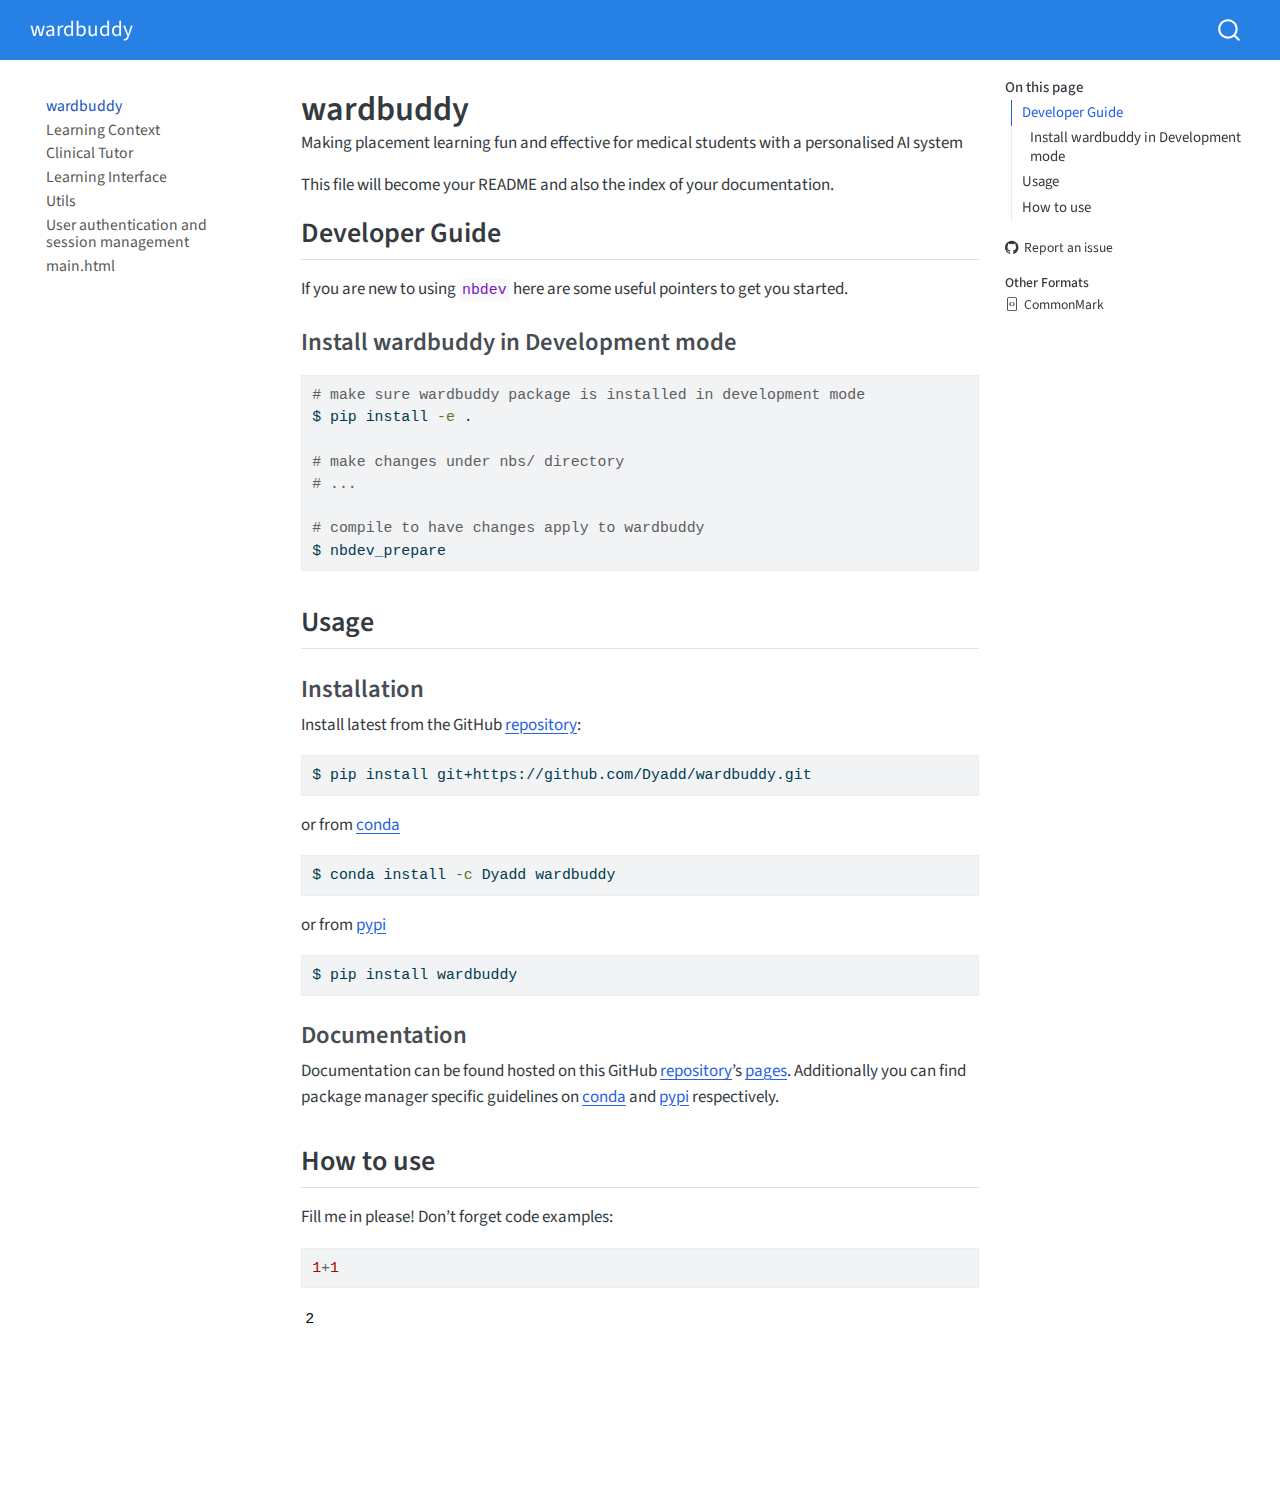
<file: index.html>
<!DOCTYPE html>
<html xmlns="http://www.w3.org/1999/xhtml" lang="en" xml:lang="en"><head>

<meta charset="utf-8">
<meta name="generator" content="quarto-1.6.40">

<meta name="viewport" content="width=device-width, initial-scale=1.0, user-scalable=yes">

<meta name="description" content="Making placement learning fun and effective for medical students with a personalised AI system">

<title>wardbuddy</title>
<style>
code{white-space: pre-wrap;}
span.smallcaps{font-variant: small-caps;}
div.columns{display: flex; gap: min(4vw, 1.5em);}
div.column{flex: auto; overflow-x: auto;}
div.hanging-indent{margin-left: 1.5em; text-indent: -1.5em;}
ul.task-list{list-style: none;}
ul.task-list li input[type="checkbox"] {
  width: 0.8em;
  margin: 0 0.8em 0.2em -1em; /* quarto-specific, see https://github.com/quarto-dev/quarto-cli/issues/4556 */ 
  vertical-align: middle;
}
/* CSS for syntax highlighting */
pre > code.sourceCode { white-space: pre; position: relative; }
pre > code.sourceCode > span { line-height: 1.25; }
pre > code.sourceCode > span:empty { height: 1.2em; }
.sourceCode { overflow: visible; }
code.sourceCode > span { color: inherit; text-decoration: inherit; }
div.sourceCode { margin: 1em 0; }
pre.sourceCode { margin: 0; }
@media screen {
div.sourceCode { overflow: auto; }
}
@media print {
pre > code.sourceCode { white-space: pre-wrap; }
pre > code.sourceCode > span { display: inline-block; text-indent: -5em; padding-left: 5em; }
}
pre.numberSource code
  { counter-reset: source-line 0; }
pre.numberSource code > span
  { position: relative; left: -4em; counter-increment: source-line; }
pre.numberSource code > span > a:first-child::before
  { content: counter(source-line);
    position: relative; left: -1em; text-align: right; vertical-align: baseline;
    border: none; display: inline-block;
    -webkit-touch-callout: none; -webkit-user-select: none;
    -khtml-user-select: none; -moz-user-select: none;
    -ms-user-select: none; user-select: none;
    padding: 0 4px; width: 4em;
  }
pre.numberSource { margin-left: 3em;  padding-left: 4px; }
div.sourceCode
  {   }
@media screen {
pre > code.sourceCode > span > a:first-child::before { text-decoration: underline; }
}
</style>


<script src="site_libs/quarto-nav/quarto-nav.js"></script>
<script src="site_libs/quarto-nav/headroom.min.js"></script>
<script src="site_libs/clipboard/clipboard.min.js"></script>
<script src="site_libs/quarto-search/autocomplete.umd.js"></script>
<script src="site_libs/quarto-search/fuse.min.js"></script>
<script src="site_libs/quarto-search/quarto-search.js"></script>
<meta name="quarto:offset" content="./">
<script src="site_libs/quarto-html/quarto.js"></script>
<script src="site_libs/quarto-html/popper.min.js"></script>
<script src="site_libs/quarto-html/tippy.umd.min.js"></script>
<script src="site_libs/quarto-html/anchor.min.js"></script>
<link href="site_libs/quarto-html/tippy.css" rel="stylesheet">
<link href="site_libs/quarto-html/quarto-syntax-highlighting-549806ee2085284f45b00abea8c6df48.css" rel="stylesheet" id="quarto-text-highlighting-styles">
<script src="site_libs/bootstrap/bootstrap.min.js"></script>
<link href="site_libs/bootstrap/bootstrap-icons.css" rel="stylesheet">
<link href="site_libs/bootstrap/bootstrap-0652833b129a4aecb7d8777fd89a11f4.min.css" rel="stylesheet" append-hash="true" id="quarto-bootstrap" data-mode="light">
<script id="quarto-search-options" type="application/json">{
  "location": "navbar",
  "copy-button": false,
  "collapse-after": 3,
  "panel-placement": "end",
  "type": "overlay",
  "limit": 50,
  "keyboard-shortcut": [
    "f",
    "/",
    "s"
  ],
  "show-item-context": false,
  "language": {
    "search-no-results-text": "No results",
    "search-matching-documents-text": "matching documents",
    "search-copy-link-title": "Copy link to search",
    "search-hide-matches-text": "Hide additional matches",
    "search-more-match-text": "more match in this document",
    "search-more-matches-text": "more matches in this document",
    "search-clear-button-title": "Clear",
    "search-text-placeholder": "",
    "search-detached-cancel-button-title": "Cancel",
    "search-submit-button-title": "Submit",
    "search-label": "Search"
  }
}</script>


<link rel="stylesheet" href="styles.css">
<meta property="og:title" content="wardbuddy">
<meta property="og:description" content="Making placement learning fun and effective for medical students with a personalised AI system">
<meta property="og:site_name" content="wardbuddy">
<meta name="twitter:title" content="wardbuddy">
<meta name="twitter:description" content="Making placement learning fun and effective for medical students with a personalised AI system">
<meta name="twitter:card" content="summary">
</head>

<body class="nav-sidebar floating nav-fixed">

<div id="quarto-search-results"></div>
  <header id="quarto-header" class="headroom fixed-top">
    <nav class="navbar navbar-expand-lg " data-bs-theme="dark">
      <div class="navbar-container container-fluid">
      <div class="navbar-brand-container mx-auto">
    <a class="navbar-brand" href="./index.html">
    <span class="navbar-title">wardbuddy</span>
    </a>
  </div>
        <div class="quarto-navbar-tools tools-end">
</div>
          <div id="quarto-search" class="" title="Search"></div>
      </div> <!-- /container-fluid -->
    </nav>
  <nav class="quarto-secondary-nav">
    <div class="container-fluid d-flex">
      <button type="button" class="quarto-btn-toggle btn" data-bs-toggle="collapse" role="button" data-bs-target=".quarto-sidebar-collapse-item" aria-controls="quarto-sidebar" aria-expanded="false" aria-label="Toggle sidebar navigation" onclick="if (window.quartoToggleHeadroom) { window.quartoToggleHeadroom(); }">
        <i class="bi bi-layout-text-sidebar-reverse"></i>
      </button>
        <nav class="quarto-page-breadcrumbs" aria-label="breadcrumb"><ol class="breadcrumb"><li class="breadcrumb-item"><a href="./index.html">wardbuddy</a></li></ol></nav>
        <a class="flex-grow-1" role="navigation" data-bs-toggle="collapse" data-bs-target=".quarto-sidebar-collapse-item" aria-controls="quarto-sidebar" aria-expanded="false" aria-label="Toggle sidebar navigation" onclick="if (window.quartoToggleHeadroom) { window.quartoToggleHeadroom(); }">      
        </a>
    </div>
  </nav>
</header>
<!-- content -->
<div id="quarto-content" class="quarto-container page-columns page-rows-contents page-layout-article page-navbar">
<!-- sidebar -->
  <nav id="quarto-sidebar" class="sidebar collapse collapse-horizontal quarto-sidebar-collapse-item sidebar-navigation floating overflow-auto">
    <div class="sidebar-menu-container"> 
    <ul class="list-unstyled mt-1">
        <li class="sidebar-item">
  <div class="sidebar-item-container"> 
  <a href="./index.html" class="sidebar-item-text sidebar-link active">
 <span class="menu-text">wardbuddy</span></a>
  </div>
</li>
        <li class="sidebar-item">
  <div class="sidebar-item-container"> 
  <a href="./learning_context.html" class="sidebar-item-text sidebar-link">
 <span class="menu-text">Learning Context</span></a>
  </div>
</li>
        <li class="sidebar-item">
  <div class="sidebar-item-container"> 
  <a href="./clinical_tutor.html" class="sidebar-item-text sidebar-link">
 <span class="menu-text">Clinical Tutor</span></a>
  </div>
</li>
        <li class="sidebar-item">
  <div class="sidebar-item-container"> 
  <a href="./learning_interface.html" class="sidebar-item-text sidebar-link">
 <span class="menu-text">Learning Interface</span></a>
  </div>
</li>
        <li class="sidebar-item">
  <div class="sidebar-item-container"> 
  <a href="./utils.html" class="sidebar-item-text sidebar-link">
 <span class="menu-text">Utils</span></a>
  </div>
</li>
        <li class="sidebar-item">
  <div class="sidebar-item-container"> 
  <a href="./auth.html" class="sidebar-item-text sidebar-link">
 <span class="menu-text">User authentication and session management</span></a>
  </div>
</li>
        <li class="sidebar-item">
  <div class="sidebar-item-container"> 
  <a href="./main.html" class="sidebar-item-text sidebar-link">
 <span class="menu-text">main.html</span></a>
  </div>
</li>
    </ul>
    </div>
</nav>
<div id="quarto-sidebar-glass" class="quarto-sidebar-collapse-item" data-bs-toggle="collapse" data-bs-target=".quarto-sidebar-collapse-item"></div>
<!-- margin-sidebar -->
    <div id="quarto-margin-sidebar" class="sidebar margin-sidebar">
        <nav id="TOC" role="doc-toc" class="toc-active">
    <h2 id="toc-title">On this page</h2>
   
  <ul>
  <li><a href="#developer-guide" id="toc-developer-guide" class="nav-link active" data-scroll-target="#developer-guide">Developer Guide</a>
  <ul class="collapse">
  <li><a href="#install-wardbuddy-in-development-mode" id="toc-install-wardbuddy-in-development-mode" class="nav-link" data-scroll-target="#install-wardbuddy-in-development-mode">Install wardbuddy in Development mode</a></li>
  </ul></li>
  <li><a href="#usage" id="toc-usage" class="nav-link" data-scroll-target="#usage">Usage</a>
  <ul class="collapse">
  <li><a href="#installation" id="toc-installation" class="nav-link" data-scroll-target="#installation">Installation</a></li>
  <li><a href="#documentation" id="toc-documentation" class="nav-link" data-scroll-target="#documentation">Documentation</a></li>
  </ul></li>
  <li><a href="#how-to-use" id="toc-how-to-use" class="nav-link" data-scroll-target="#how-to-use">How to use</a></li>
  </ul>
<div class="toc-actions"><ul><li><a href="https://github.com/Dyadd/wardbuddy/issues/new" class="toc-action"><i class="bi bi-github"></i>Report an issue</a></li></ul></div><div class="quarto-alternate-formats"><h2>Other Formats</h2><ul><li><a href="index.html.md"><i class="bi bi-file-code"></i>CommonMark</a></li></ul></div></nav>
    </div>
<!-- main -->
<main class="content" id="quarto-document-content">

<header id="title-block-header" class="quarto-title-block default">
<div class="quarto-title">
<h1 class="title">wardbuddy</h1>
</div>

<div>
  <div class="description">
    Making placement learning fun and effective for medical students with a personalised AI system
  </div>
</div>


<div class="quarto-title-meta">

    
  
    
  </div>
  


</header>


<!-- WARNING: THIS FILE WAS AUTOGENERATED! DO NOT EDIT! -->
<p>This file will become your README and also the index of your documentation.</p>
<section id="developer-guide" class="level2">
<h2 class="anchored" data-anchor-id="developer-guide">Developer Guide</h2>
<p>If you are new to using <code>nbdev</code> here are some useful pointers to get you started.</p>
<section id="install-wardbuddy-in-development-mode" class="level3">
<h3 class="anchored" data-anchor-id="install-wardbuddy-in-development-mode">Install wardbuddy in Development mode</h3>
<div class="sourceCode" id="cb1"><pre class="sourceCode sh code-with-copy"><code class="sourceCode bash"><span id="cb1-1"><a href="#cb1-1" aria-hidden="true" tabindex="-1"></a><span class="co"># make sure wardbuddy package is installed in development mode</span></span>
<span id="cb1-2"><a href="#cb1-2" aria-hidden="true" tabindex="-1"></a><span class="ex">$</span> pip install <span class="at">-e</span> .</span>
<span id="cb1-3"><a href="#cb1-3" aria-hidden="true" tabindex="-1"></a></span>
<span id="cb1-4"><a href="#cb1-4" aria-hidden="true" tabindex="-1"></a><span class="co"># make changes under nbs/ directory</span></span>
<span id="cb1-5"><a href="#cb1-5" aria-hidden="true" tabindex="-1"></a><span class="co"># ...</span></span>
<span id="cb1-6"><a href="#cb1-6" aria-hidden="true" tabindex="-1"></a></span>
<span id="cb1-7"><a href="#cb1-7" aria-hidden="true" tabindex="-1"></a><span class="co"># compile to have changes apply to wardbuddy</span></span>
<span id="cb1-8"><a href="#cb1-8" aria-hidden="true" tabindex="-1"></a><span class="ex">$</span> nbdev_prepare</span></code><button title="Copy to Clipboard" class="code-copy-button"><i class="bi"></i></button></pre></div>
</section>
</section>
<section id="usage" class="level2">
<h2 class="anchored" data-anchor-id="usage">Usage</h2>
<section id="installation" class="level3">
<h3 class="anchored" data-anchor-id="installation">Installation</h3>
<p>Install latest from the GitHub <a href="https://github.com/Dyadd/wardbuddy">repository</a>:</p>
<div class="sourceCode" id="cb2"><pre class="sourceCode sh code-with-copy"><code class="sourceCode bash"><span id="cb2-1"><a href="#cb2-1" aria-hidden="true" tabindex="-1"></a><span class="ex">$</span> pip install git+https://github.com/Dyadd/wardbuddy.git</span></code><button title="Copy to Clipboard" class="code-copy-button"><i class="bi"></i></button></pre></div>
<p>or from <a href="https://anaconda.org/Dyadd/wardbuddy">conda</a></p>
<div class="sourceCode" id="cb3"><pre class="sourceCode sh code-with-copy"><code class="sourceCode bash"><span id="cb3-1"><a href="#cb3-1" aria-hidden="true" tabindex="-1"></a><span class="ex">$</span> conda install <span class="at">-c</span> Dyadd wardbuddy</span></code><button title="Copy to Clipboard" class="code-copy-button"><i class="bi"></i></button></pre></div>
<p>or from <a href="https://pypi.org/project/wardbuddy/">pypi</a></p>
<div class="sourceCode" id="cb4"><pre class="sourceCode sh code-with-copy"><code class="sourceCode bash"><span id="cb4-1"><a href="#cb4-1" aria-hidden="true" tabindex="-1"></a><span class="ex">$</span> pip install wardbuddy</span></code><button title="Copy to Clipboard" class="code-copy-button"><i class="bi"></i></button></pre></div>
</section>
<section id="documentation" class="level3">
<h3 class="anchored" data-anchor-id="documentation">Documentation</h3>
<p>Documentation can be found hosted on this GitHub <a href="https://github.com/Dyadd/wardbuddy">repository</a>’s <a href="https://Dyadd.github.io/wardbuddy/">pages</a>. Additionally you can find package manager specific guidelines on <a href="https://anaconda.org/Dyadd/wardbuddy">conda</a> and <a href="https://pypi.org/project/wardbuddy/">pypi</a> respectively.</p>
</section>
</section>
<section id="how-to-use" class="level2">
<h2 class="anchored" data-anchor-id="how-to-use">How to use</h2>
<p>Fill me in please! Don’t forget code examples:</p>
<div id="cell-14" class="cell">
<div class="sourceCode cell-code" id="cb5"><pre class="sourceCode python code-with-copy"><code class="sourceCode python"><span id="cb5-1"><a href="#cb5-1" aria-hidden="true" tabindex="-1"></a><span class="dv">1</span><span class="op">+</span><span class="dv">1</span></span></code><button title="Copy to Clipboard" class="code-copy-button"><i class="bi"></i></button></pre></div>
<div class="cell-output cell-output-display">
<pre><code>2</code></pre>
</div>
</div>


</section>

</main> <!-- /main -->
<script id="quarto-html-after-body" type="application/javascript">
window.document.addEventListener("DOMContentLoaded", function (event) {
  const toggleBodyColorMode = (bsSheetEl) => {
    const mode = bsSheetEl.getAttribute("data-mode");
    const bodyEl = window.document.querySelector("body");
    if (mode === "dark") {
      bodyEl.classList.add("quarto-dark");
      bodyEl.classList.remove("quarto-light");
    } else {
      bodyEl.classList.add("quarto-light");
      bodyEl.classList.remove("quarto-dark");
    }
  }
  const toggleBodyColorPrimary = () => {
    const bsSheetEl = window.document.querySelector("link#quarto-bootstrap");
    if (bsSheetEl) {
      toggleBodyColorMode(bsSheetEl);
    }
  }
  toggleBodyColorPrimary();  
  const icon = "";
  const anchorJS = new window.AnchorJS();
  anchorJS.options = {
    placement: 'right',
    icon: icon
  };
  anchorJS.add('.anchored');
  const isCodeAnnotation = (el) => {
    for (const clz of el.classList) {
      if (clz.startsWith('code-annotation-')) {                     
        return true;
      }
    }
    return false;
  }
  const onCopySuccess = function(e) {
    // button target
    const button = e.trigger;
    // don't keep focus
    button.blur();
    // flash "checked"
    button.classList.add('code-copy-button-checked');
    var currentTitle = button.getAttribute("title");
    button.setAttribute("title", "Copied!");
    let tooltip;
    if (window.bootstrap) {
      button.setAttribute("data-bs-toggle", "tooltip");
      button.setAttribute("data-bs-placement", "left");
      button.setAttribute("data-bs-title", "Copied!");
      tooltip = new bootstrap.Tooltip(button, 
        { trigger: "manual", 
          customClass: "code-copy-button-tooltip",
          offset: [0, -8]});
      tooltip.show();    
    }
    setTimeout(function() {
      if (tooltip) {
        tooltip.hide();
        button.removeAttribute("data-bs-title");
        button.removeAttribute("data-bs-toggle");
        button.removeAttribute("data-bs-placement");
      }
      button.setAttribute("title", currentTitle);
      button.classList.remove('code-copy-button-checked');
    }, 1000);
    // clear code selection
    e.clearSelection();
  }
  const getTextToCopy = function(trigger) {
      const codeEl = trigger.previousElementSibling.cloneNode(true);
      for (const childEl of codeEl.children) {
        if (isCodeAnnotation(childEl)) {
          childEl.remove();
        }
      }
      return codeEl.innerText;
  }
  const clipboard = new window.ClipboardJS('.code-copy-button:not([data-in-quarto-modal])', {
    text: getTextToCopy
  });
  clipboard.on('success', onCopySuccess);
  if (window.document.getElementById('quarto-embedded-source-code-modal')) {
    const clipboardModal = new window.ClipboardJS('.code-copy-button[data-in-quarto-modal]', {
      text: getTextToCopy,
      container: window.document.getElementById('quarto-embedded-source-code-modal')
    });
    clipboardModal.on('success', onCopySuccess);
  }
    var localhostRegex = new RegExp(/^(?:http|https):\/\/localhost\:?[0-9]*\//);
    var mailtoRegex = new RegExp(/^mailto:/);
      var filterRegex = new RegExp("https:\/\/Dyadd\.github\.io\/wardbuddy");
    var isInternal = (href) => {
        return filterRegex.test(href) || localhostRegex.test(href) || mailtoRegex.test(href);
    }
    // Inspect non-navigation links and adorn them if external
 	var links = window.document.querySelectorAll('a[href]:not(.nav-link):not(.navbar-brand):not(.toc-action):not(.sidebar-link):not(.sidebar-item-toggle):not(.pagination-link):not(.no-external):not([aria-hidden]):not(.dropdown-item):not(.quarto-navigation-tool):not(.about-link)');
    for (var i=0; i<links.length; i++) {
      const link = links[i];
      if (!isInternal(link.href)) {
        // undo the damage that might have been done by quarto-nav.js in the case of
        // links that we want to consider external
        if (link.dataset.originalHref !== undefined) {
          link.href = link.dataset.originalHref;
        }
      }
    }
  function tippyHover(el, contentFn, onTriggerFn, onUntriggerFn) {
    const config = {
      allowHTML: true,
      maxWidth: 500,
      delay: 100,
      arrow: false,
      appendTo: function(el) {
          return el.parentElement;
      },
      interactive: true,
      interactiveBorder: 10,
      theme: 'quarto',
      placement: 'bottom-start',
    };
    if (contentFn) {
      config.content = contentFn;
    }
    if (onTriggerFn) {
      config.onTrigger = onTriggerFn;
    }
    if (onUntriggerFn) {
      config.onUntrigger = onUntriggerFn;
    }
    window.tippy(el, config); 
  }
  const noterefs = window.document.querySelectorAll('a[role="doc-noteref"]');
  for (var i=0; i<noterefs.length; i++) {
    const ref = noterefs[i];
    tippyHover(ref, function() {
      // use id or data attribute instead here
      let href = ref.getAttribute('data-footnote-href') || ref.getAttribute('href');
      try { href = new URL(href).hash; } catch {}
      const id = href.replace(/^#\/?/, "");
      const note = window.document.getElementById(id);
      if (note) {
        return note.innerHTML;
      } else {
        return "";
      }
    });
  }
  const xrefs = window.document.querySelectorAll('a.quarto-xref');
  const processXRef = (id, note) => {
    // Strip column container classes
    const stripColumnClz = (el) => {
      el.classList.remove("page-full", "page-columns");
      if (el.children) {
        for (const child of el.children) {
          stripColumnClz(child);
        }
      }
    }
    stripColumnClz(note)
    if (id === null || id.startsWith('sec-')) {
      // Special case sections, only their first couple elements
      const container = document.createElement("div");
      if (note.children && note.children.length > 2) {
        container.appendChild(note.children[0].cloneNode(true));
        for (let i = 1; i < note.children.length; i++) {
          const child = note.children[i];
          if (child.tagName === "P" && child.innerText === "") {
            continue;
          } else {
            container.appendChild(child.cloneNode(true));
            break;
          }
        }
        if (window.Quarto?.typesetMath) {
          window.Quarto.typesetMath(container);
        }
        return container.innerHTML
      } else {
        if (window.Quarto?.typesetMath) {
          window.Quarto.typesetMath(note);
        }
        return note.innerHTML;
      }
    } else {
      // Remove any anchor links if they are present
      const anchorLink = note.querySelector('a.anchorjs-link');
      if (anchorLink) {
        anchorLink.remove();
      }
      if (window.Quarto?.typesetMath) {
        window.Quarto.typesetMath(note);
      }
      if (note.classList.contains("callout")) {
        return note.outerHTML;
      } else {
        return note.innerHTML;
      }
    }
  }
  for (var i=0; i<xrefs.length; i++) {
    const xref = xrefs[i];
    tippyHover(xref, undefined, function(instance) {
      instance.disable();
      let url = xref.getAttribute('href');
      let hash = undefined; 
      if (url.startsWith('#')) {
        hash = url;
      } else {
        try { hash = new URL(url).hash; } catch {}
      }
      if (hash) {
        const id = hash.replace(/^#\/?/, "");
        const note = window.document.getElementById(id);
        if (note !== null) {
          try {
            const html = processXRef(id, note.cloneNode(true));
            instance.setContent(html);
          } finally {
            instance.enable();
            instance.show();
          }
        } else {
          // See if we can fetch this
          fetch(url.split('#')[0])
          .then(res => res.text())
          .then(html => {
            const parser = new DOMParser();
            const htmlDoc = parser.parseFromString(html, "text/html");
            const note = htmlDoc.getElementById(id);
            if (note !== null) {
              const html = processXRef(id, note);
              instance.setContent(html);
            } 
          }).finally(() => {
            instance.enable();
            instance.show();
          });
        }
      } else {
        // See if we can fetch a full url (with no hash to target)
        // This is a special case and we should probably do some content thinning / targeting
        fetch(url)
        .then(res => res.text())
        .then(html => {
          const parser = new DOMParser();
          const htmlDoc = parser.parseFromString(html, "text/html");
          const note = htmlDoc.querySelector('main.content');
          if (note !== null) {
            // This should only happen for chapter cross references
            // (since there is no id in the URL)
            // remove the first header
            if (note.children.length > 0 && note.children[0].tagName === "HEADER") {
              note.children[0].remove();
            }
            const html = processXRef(null, note);
            instance.setContent(html);
          } 
        }).finally(() => {
          instance.enable();
          instance.show();
        });
      }
    }, function(instance) {
    });
  }
      let selectedAnnoteEl;
      const selectorForAnnotation = ( cell, annotation) => {
        let cellAttr = 'data-code-cell="' + cell + '"';
        let lineAttr = 'data-code-annotation="' +  annotation + '"';
        const selector = 'span[' + cellAttr + '][' + lineAttr + ']';
        return selector;
      }
      const selectCodeLines = (annoteEl) => {
        const doc = window.document;
        const targetCell = annoteEl.getAttribute("data-target-cell");
        const targetAnnotation = annoteEl.getAttribute("data-target-annotation");
        const annoteSpan = window.document.querySelector(selectorForAnnotation(targetCell, targetAnnotation));
        const lines = annoteSpan.getAttribute("data-code-lines").split(",");
        const lineIds = lines.map((line) => {
          return targetCell + "-" + line;
        })
        let top = null;
        let height = null;
        let parent = null;
        if (lineIds.length > 0) {
            //compute the position of the single el (top and bottom and make a div)
            const el = window.document.getElementById(lineIds[0]);
            top = el.offsetTop;
            height = el.offsetHeight;
            parent = el.parentElement.parentElement;
          if (lineIds.length > 1) {
            const lastEl = window.document.getElementById(lineIds[lineIds.length - 1]);
            const bottom = lastEl.offsetTop + lastEl.offsetHeight;
            height = bottom - top;
          }
          if (top !== null && height !== null && parent !== null) {
            // cook up a div (if necessary) and position it 
            let div = window.document.getElementById("code-annotation-line-highlight");
            if (div === null) {
              div = window.document.createElement("div");
              div.setAttribute("id", "code-annotation-line-highlight");
              div.style.position = 'absolute';
              parent.appendChild(div);
            }
            div.style.top = top - 2 + "px";
            div.style.height = height + 4 + "px";
            div.style.left = 0;
            let gutterDiv = window.document.getElementById("code-annotation-line-highlight-gutter");
            if (gutterDiv === null) {
              gutterDiv = window.document.createElement("div");
              gutterDiv.setAttribute("id", "code-annotation-line-highlight-gutter");
              gutterDiv.style.position = 'absolute';
              const codeCell = window.document.getElementById(targetCell);
              const gutter = codeCell.querySelector('.code-annotation-gutter');
              gutter.appendChild(gutterDiv);
            }
            gutterDiv.style.top = top - 2 + "px";
            gutterDiv.style.height = height + 4 + "px";
          }
          selectedAnnoteEl = annoteEl;
        }
      };
      const unselectCodeLines = () => {
        const elementsIds = ["code-annotation-line-highlight", "code-annotation-line-highlight-gutter"];
        elementsIds.forEach((elId) => {
          const div = window.document.getElementById(elId);
          if (div) {
            div.remove();
          }
        });
        selectedAnnoteEl = undefined;
      };
        // Handle positioning of the toggle
    window.addEventListener(
      "resize",
      throttle(() => {
        elRect = undefined;
        if (selectedAnnoteEl) {
          selectCodeLines(selectedAnnoteEl);
        }
      }, 10)
    );
    function throttle(fn, ms) {
    let throttle = false;
    let timer;
      return (...args) => {
        if(!throttle) { // first call gets through
            fn.apply(this, args);
            throttle = true;
        } else { // all the others get throttled
            if(timer) clearTimeout(timer); // cancel #2
            timer = setTimeout(() => {
              fn.apply(this, args);
              timer = throttle = false;
            }, ms);
        }
      };
    }
      // Attach click handler to the DT
      const annoteDls = window.document.querySelectorAll('dt[data-target-cell]');
      for (const annoteDlNode of annoteDls) {
        annoteDlNode.addEventListener('click', (event) => {
          const clickedEl = event.target;
          if (clickedEl !== selectedAnnoteEl) {
            unselectCodeLines();
            const activeEl = window.document.querySelector('dt[data-target-cell].code-annotation-active');
            if (activeEl) {
              activeEl.classList.remove('code-annotation-active');
            }
            selectCodeLines(clickedEl);
            clickedEl.classList.add('code-annotation-active');
          } else {
            // Unselect the line
            unselectCodeLines();
            clickedEl.classList.remove('code-annotation-active');
          }
        });
      }
  const findCites = (el) => {
    const parentEl = el.parentElement;
    if (parentEl) {
      const cites = parentEl.dataset.cites;
      if (cites) {
        return {
          el,
          cites: cites.split(' ')
        };
      } else {
        return findCites(el.parentElement)
      }
    } else {
      return undefined;
    }
  };
  var bibliorefs = window.document.querySelectorAll('a[role="doc-biblioref"]');
  for (var i=0; i<bibliorefs.length; i++) {
    const ref = bibliorefs[i];
    const citeInfo = findCites(ref);
    if (citeInfo) {
      tippyHover(citeInfo.el, function() {
        var popup = window.document.createElement('div');
        citeInfo.cites.forEach(function(cite) {
          var citeDiv = window.document.createElement('div');
          citeDiv.classList.add('hanging-indent');
          citeDiv.classList.add('csl-entry');
          var biblioDiv = window.document.getElementById('ref-' + cite);
          if (biblioDiv) {
            citeDiv.innerHTML = biblioDiv.innerHTML;
          }
          popup.appendChild(citeDiv);
        });
        return popup.innerHTML;
      });
    }
  }
});
</script>
</div> <!-- /content -->




<footer class="footer"><div class="nav-footer"><div class="nav-footer-center"><div class="toc-actions d-sm-block d-md-none"><ul><li><a href="https://github.com/Dyadd/wardbuddy/issues/new" class="toc-action"><i class="bi bi-github"></i>Report an issue</a></li></ul></div></div></div></footer></body></html>
</file>
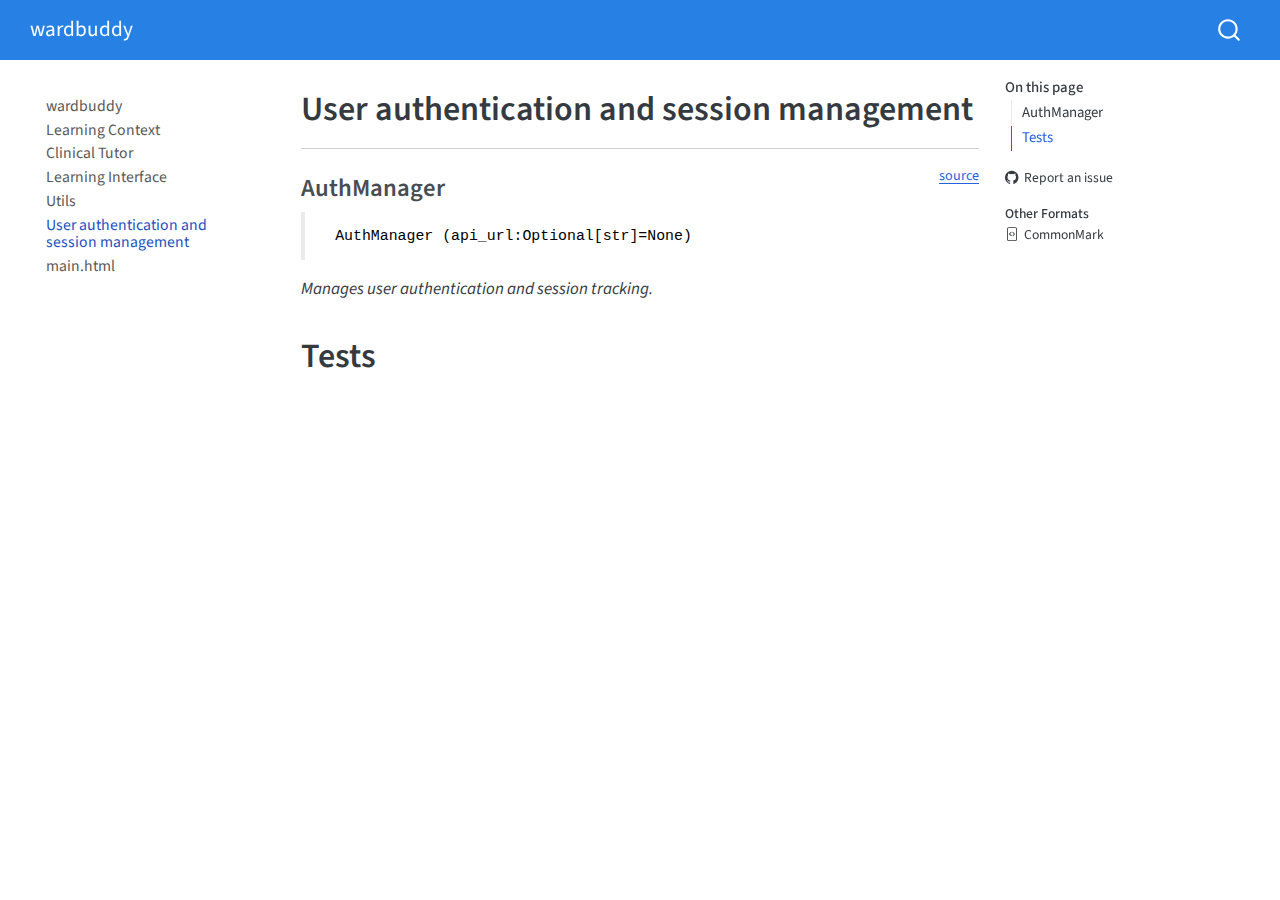
<file: auth.html>
<!DOCTYPE html>
<html xmlns="http://www.w3.org/1999/xhtml" lang="en" xml:lang="en"><head>

<meta charset="utf-8">
<meta name="generator" content="quarto-1.6.40">

<meta name="viewport" content="width=device-width, initial-scale=1.0, user-scalable=yes">


<title>User authentication and session management – wardbuddy</title>
<style>
code{white-space: pre-wrap;}
span.smallcaps{font-variant: small-caps;}
div.columns{display: flex; gap: min(4vw, 1.5em);}
div.column{flex: auto; overflow-x: auto;}
div.hanging-indent{margin-left: 1.5em; text-indent: -1.5em;}
ul.task-list{list-style: none;}
ul.task-list li input[type="checkbox"] {
  width: 0.8em;
  margin: 0 0.8em 0.2em -1em; /* quarto-specific, see https://github.com/quarto-dev/quarto-cli/issues/4556 */ 
  vertical-align: middle;
}
</style>


<script src="site_libs/quarto-nav/quarto-nav.js"></script>
<script src="site_libs/quarto-nav/headroom.min.js"></script>
<script src="site_libs/clipboard/clipboard.min.js"></script>
<script src="site_libs/quarto-search/autocomplete.umd.js"></script>
<script src="site_libs/quarto-search/fuse.min.js"></script>
<script src="site_libs/quarto-search/quarto-search.js"></script>
<meta name="quarto:offset" content="./">
<script src="site_libs/quarto-html/quarto.js"></script>
<script src="site_libs/quarto-html/popper.min.js"></script>
<script src="site_libs/quarto-html/tippy.umd.min.js"></script>
<script src="site_libs/quarto-html/anchor.min.js"></script>
<link href="site_libs/quarto-html/tippy.css" rel="stylesheet">
<link href="site_libs/quarto-html/quarto-syntax-highlighting-549806ee2085284f45b00abea8c6df48.css" rel="stylesheet" id="quarto-text-highlighting-styles">
<script src="site_libs/bootstrap/bootstrap.min.js"></script>
<link href="site_libs/bootstrap/bootstrap-icons.css" rel="stylesheet">
<link href="site_libs/bootstrap/bootstrap-0652833b129a4aecb7d8777fd89a11f4.min.css" rel="stylesheet" append-hash="true" id="quarto-bootstrap" data-mode="light">
<script id="quarto-search-options" type="application/json">{
  "location": "navbar",
  "copy-button": false,
  "collapse-after": 3,
  "panel-placement": "end",
  "type": "overlay",
  "limit": 50,
  "keyboard-shortcut": [
    "f",
    "/",
    "s"
  ],
  "show-item-context": false,
  "language": {
    "search-no-results-text": "No results",
    "search-matching-documents-text": "matching documents",
    "search-copy-link-title": "Copy link to search",
    "search-hide-matches-text": "Hide additional matches",
    "search-more-match-text": "more match in this document",
    "search-more-matches-text": "more matches in this document",
    "search-clear-button-title": "Clear",
    "search-text-placeholder": "",
    "search-detached-cancel-button-title": "Cancel",
    "search-submit-button-title": "Submit",
    "search-label": "Search"
  }
}</script>


<link rel="stylesheet" href="styles.css">
<meta property="og:title" content="User authentication and session management – wardbuddy">
<meta property="og:description" content="Making placement learning fun and effective for medical students with a personalised AI system">
<meta property="og:site_name" content="wardbuddy">
<meta name="twitter:title" content="User authentication and session management – wardbuddy">
<meta name="twitter:description" content="Making placement learning fun and effective for medical students with a personalised AI system">
<meta name="twitter:card" content="summary">
</head>

<body class="nav-sidebar floating nav-fixed">

<div id="quarto-search-results"></div>
  <header id="quarto-header" class="headroom fixed-top">
    <nav class="navbar navbar-expand-lg " data-bs-theme="dark">
      <div class="navbar-container container-fluid">
      <div class="navbar-brand-container mx-auto">
    <a class="navbar-brand" href="./index.html">
    <span class="navbar-title">wardbuddy</span>
    </a>
  </div>
        <div class="quarto-navbar-tools tools-end">
</div>
          <div id="quarto-search" class="" title="Search"></div>
      </div> <!-- /container-fluid -->
    </nav>
  <nav class="quarto-secondary-nav">
    <div class="container-fluid d-flex">
      <button type="button" class="quarto-btn-toggle btn" data-bs-toggle="collapse" role="button" data-bs-target=".quarto-sidebar-collapse-item" aria-controls="quarto-sidebar" aria-expanded="false" aria-label="Toggle sidebar navigation" onclick="if (window.quartoToggleHeadroom) { window.quartoToggleHeadroom(); }">
        <i class="bi bi-layout-text-sidebar-reverse"></i>
      </button>
        <nav class="quarto-page-breadcrumbs" aria-label="breadcrumb"><ol class="breadcrumb"><li class="breadcrumb-item"><a href="./auth.html">User authentication and session management</a></li></ol></nav>
        <a class="flex-grow-1" role="navigation" data-bs-toggle="collapse" data-bs-target=".quarto-sidebar-collapse-item" aria-controls="quarto-sidebar" aria-expanded="false" aria-label="Toggle sidebar navigation" onclick="if (window.quartoToggleHeadroom) { window.quartoToggleHeadroom(); }">      
        </a>
    </div>
  </nav>
</header>
<!-- content -->
<div id="quarto-content" class="quarto-container page-columns page-rows-contents page-layout-article page-navbar">
<!-- sidebar -->
  <nav id="quarto-sidebar" class="sidebar collapse collapse-horizontal quarto-sidebar-collapse-item sidebar-navigation floating overflow-auto">
    <div class="sidebar-menu-container"> 
    <ul class="list-unstyled mt-1">
        <li class="sidebar-item">
  <div class="sidebar-item-container"> 
  <a href="./index.html" class="sidebar-item-text sidebar-link">
 <span class="menu-text">wardbuddy</span></a>
  </div>
</li>
        <li class="sidebar-item">
  <div class="sidebar-item-container"> 
  <a href="./learning_context.html" class="sidebar-item-text sidebar-link">
 <span class="menu-text">Learning Context</span></a>
  </div>
</li>
        <li class="sidebar-item">
  <div class="sidebar-item-container"> 
  <a href="./clinical_tutor.html" class="sidebar-item-text sidebar-link">
 <span class="menu-text">Clinical Tutor</span></a>
  </div>
</li>
        <li class="sidebar-item">
  <div class="sidebar-item-container"> 
  <a href="./learning_interface.html" class="sidebar-item-text sidebar-link">
 <span class="menu-text">Learning Interface</span></a>
  </div>
</li>
        <li class="sidebar-item">
  <div class="sidebar-item-container"> 
  <a href="./utils.html" class="sidebar-item-text sidebar-link">
 <span class="menu-text">Utils</span></a>
  </div>
</li>
        <li class="sidebar-item">
  <div class="sidebar-item-container"> 
  <a href="./auth.html" class="sidebar-item-text sidebar-link active">
 <span class="menu-text">User authentication and session management</span></a>
  </div>
</li>
        <li class="sidebar-item">
  <div class="sidebar-item-container"> 
  <a href="./main.html" class="sidebar-item-text sidebar-link">
 <span class="menu-text">main.html</span></a>
  </div>
</li>
    </ul>
    </div>
</nav>
<div id="quarto-sidebar-glass" class="quarto-sidebar-collapse-item" data-bs-toggle="collapse" data-bs-target=".quarto-sidebar-collapse-item"></div>
<!-- margin-sidebar -->
    <div id="quarto-margin-sidebar" class="sidebar margin-sidebar">
        <nav id="TOC" role="doc-toc" class="toc-active">
    <h2 id="toc-title">On this page</h2>
   
  <ul>
  <li><a href="#authmanager" id="toc-authmanager" class="nav-link active" data-scroll-target="#authmanager">AuthManager</a></li>
  <li><a href="#tests" id="toc-tests" class="nav-link" data-scroll-target="#tests">Tests</a></li>
  </ul>
<div class="toc-actions"><ul><li><a href="https://github.com/Dyadd/wardbuddy/issues/new" class="toc-action"><i class="bi bi-github"></i>Report an issue</a></li></ul></div><div class="quarto-alternate-formats"><h2>Other Formats</h2><ul><li><a href="auth.html.md"><i class="bi bi-file-code"></i>CommonMark</a></li></ul></div></nav>
    </div>
<!-- main -->
<main class="content" id="quarto-document-content">

<header id="title-block-header" class="quarto-title-block default">
<div class="quarto-title">
<h1 class="title">User authentication and session management</h1>
</div>



<div class="quarto-title-meta">

    
  
    
  </div>
  


</header>


<!-- WARNING: THIS FILE WAS AUTOGENERATED! DO NOT EDIT! -->
<hr>
<p><a href="https://github.com/Dyadd/wardbuddy/blob/main/wardbuddy/auth.py#L20" target="_blank" style="float:right; font-size:smaller">source</a></p>
<section id="authmanager" class="level3">
<h3 class="anchored" data-anchor-id="authmanager">AuthManager</h3>
<blockquote class="blockquote">
<pre><code> AuthManager (api_url:Optional[str]=None)</code></pre>
</blockquote>
<p><em>Manages user authentication and session tracking.</em></p>
</section>
<section id="tests" class="level1">
<h1>Tests</h1>


</section>

</main> <!-- /main -->
<script id="quarto-html-after-body" type="application/javascript">
window.document.addEventListener("DOMContentLoaded", function (event) {
  const toggleBodyColorMode = (bsSheetEl) => {
    const mode = bsSheetEl.getAttribute("data-mode");
    const bodyEl = window.document.querySelector("body");
    if (mode === "dark") {
      bodyEl.classList.add("quarto-dark");
      bodyEl.classList.remove("quarto-light");
    } else {
      bodyEl.classList.add("quarto-light");
      bodyEl.classList.remove("quarto-dark");
    }
  }
  const toggleBodyColorPrimary = () => {
    const bsSheetEl = window.document.querySelector("link#quarto-bootstrap");
    if (bsSheetEl) {
      toggleBodyColorMode(bsSheetEl);
    }
  }
  toggleBodyColorPrimary();  
  const icon = "";
  const anchorJS = new window.AnchorJS();
  anchorJS.options = {
    placement: 'right',
    icon: icon
  };
  anchorJS.add('.anchored');
  const isCodeAnnotation = (el) => {
    for (const clz of el.classList) {
      if (clz.startsWith('code-annotation-')) {                     
        return true;
      }
    }
    return false;
  }
  const onCopySuccess = function(e) {
    // button target
    const button = e.trigger;
    // don't keep focus
    button.blur();
    // flash "checked"
    button.classList.add('code-copy-button-checked');
    var currentTitle = button.getAttribute("title");
    button.setAttribute("title", "Copied!");
    let tooltip;
    if (window.bootstrap) {
      button.setAttribute("data-bs-toggle", "tooltip");
      button.setAttribute("data-bs-placement", "left");
      button.setAttribute("data-bs-title", "Copied!");
      tooltip = new bootstrap.Tooltip(button, 
        { trigger: "manual", 
          customClass: "code-copy-button-tooltip",
          offset: [0, -8]});
      tooltip.show();    
    }
    setTimeout(function() {
      if (tooltip) {
        tooltip.hide();
        button.removeAttribute("data-bs-title");
        button.removeAttribute("data-bs-toggle");
        button.removeAttribute("data-bs-placement");
      }
      button.setAttribute("title", currentTitle);
      button.classList.remove('code-copy-button-checked');
    }, 1000);
    // clear code selection
    e.clearSelection();
  }
  const getTextToCopy = function(trigger) {
      const codeEl = trigger.previousElementSibling.cloneNode(true);
      for (const childEl of codeEl.children) {
        if (isCodeAnnotation(childEl)) {
          childEl.remove();
        }
      }
      return codeEl.innerText;
  }
  const clipboard = new window.ClipboardJS('.code-copy-button:not([data-in-quarto-modal])', {
    text: getTextToCopy
  });
  clipboard.on('success', onCopySuccess);
  if (window.document.getElementById('quarto-embedded-source-code-modal')) {
    const clipboardModal = new window.ClipboardJS('.code-copy-button[data-in-quarto-modal]', {
      text: getTextToCopy,
      container: window.document.getElementById('quarto-embedded-source-code-modal')
    });
    clipboardModal.on('success', onCopySuccess);
  }
    var localhostRegex = new RegExp(/^(?:http|https):\/\/localhost\:?[0-9]*\//);
    var mailtoRegex = new RegExp(/^mailto:/);
      var filterRegex = new RegExp("https:\/\/Dyadd\.github\.io\/wardbuddy");
    var isInternal = (href) => {
        return filterRegex.test(href) || localhostRegex.test(href) || mailtoRegex.test(href);
    }
    // Inspect non-navigation links and adorn them if external
 	var links = window.document.querySelectorAll('a[href]:not(.nav-link):not(.navbar-brand):not(.toc-action):not(.sidebar-link):not(.sidebar-item-toggle):not(.pagination-link):not(.no-external):not([aria-hidden]):not(.dropdown-item):not(.quarto-navigation-tool):not(.about-link)');
    for (var i=0; i<links.length; i++) {
      const link = links[i];
      if (!isInternal(link.href)) {
        // undo the damage that might have been done by quarto-nav.js in the case of
        // links that we want to consider external
        if (link.dataset.originalHref !== undefined) {
          link.href = link.dataset.originalHref;
        }
      }
    }
  function tippyHover(el, contentFn, onTriggerFn, onUntriggerFn) {
    const config = {
      allowHTML: true,
      maxWidth: 500,
      delay: 100,
      arrow: false,
      appendTo: function(el) {
          return el.parentElement;
      },
      interactive: true,
      interactiveBorder: 10,
      theme: 'quarto',
      placement: 'bottom-start',
    };
    if (contentFn) {
      config.content = contentFn;
    }
    if (onTriggerFn) {
      config.onTrigger = onTriggerFn;
    }
    if (onUntriggerFn) {
      config.onUntrigger = onUntriggerFn;
    }
    window.tippy(el, config); 
  }
  const noterefs = window.document.querySelectorAll('a[role="doc-noteref"]');
  for (var i=0; i<noterefs.length; i++) {
    const ref = noterefs[i];
    tippyHover(ref, function() {
      // use id or data attribute instead here
      let href = ref.getAttribute('data-footnote-href') || ref.getAttribute('href');
      try { href = new URL(href).hash; } catch {}
      const id = href.replace(/^#\/?/, "");
      const note = window.document.getElementById(id);
      if (note) {
        return note.innerHTML;
      } else {
        return "";
      }
    });
  }
  const xrefs = window.document.querySelectorAll('a.quarto-xref');
  const processXRef = (id, note) => {
    // Strip column container classes
    const stripColumnClz = (el) => {
      el.classList.remove("page-full", "page-columns");
      if (el.children) {
        for (const child of el.children) {
          stripColumnClz(child);
        }
      }
    }
    stripColumnClz(note)
    if (id === null || id.startsWith('sec-')) {
      // Special case sections, only their first couple elements
      const container = document.createElement("div");
      if (note.children && note.children.length > 2) {
        container.appendChild(note.children[0].cloneNode(true));
        for (let i = 1; i < note.children.length; i++) {
          const child = note.children[i];
          if (child.tagName === "P" && child.innerText === "") {
            continue;
          } else {
            container.appendChild(child.cloneNode(true));
            break;
          }
        }
        if (window.Quarto?.typesetMath) {
          window.Quarto.typesetMath(container);
        }
        return container.innerHTML
      } else {
        if (window.Quarto?.typesetMath) {
          window.Quarto.typesetMath(note);
        }
        return note.innerHTML;
      }
    } else {
      // Remove any anchor links if they are present
      const anchorLink = note.querySelector('a.anchorjs-link');
      if (anchorLink) {
        anchorLink.remove();
      }
      if (window.Quarto?.typesetMath) {
        window.Quarto.typesetMath(note);
      }
      if (note.classList.contains("callout")) {
        return note.outerHTML;
      } else {
        return note.innerHTML;
      }
    }
  }
  for (var i=0; i<xrefs.length; i++) {
    const xref = xrefs[i];
    tippyHover(xref, undefined, function(instance) {
      instance.disable();
      let url = xref.getAttribute('href');
      let hash = undefined; 
      if (url.startsWith('#')) {
        hash = url;
      } else {
        try { hash = new URL(url).hash; } catch {}
      }
      if (hash) {
        const id = hash.replace(/^#\/?/, "");
        const note = window.document.getElementById(id);
        if (note !== null) {
          try {
            const html = processXRef(id, note.cloneNode(true));
            instance.setContent(html);
          } finally {
            instance.enable();
            instance.show();
          }
        } else {
          // See if we can fetch this
          fetch(url.split('#')[0])
          .then(res => res.text())
          .then(html => {
            const parser = new DOMParser();
            const htmlDoc = parser.parseFromString(html, "text/html");
            const note = htmlDoc.getElementById(id);
            if (note !== null) {
              const html = processXRef(id, note);
              instance.setContent(html);
            } 
          }).finally(() => {
            instance.enable();
            instance.show();
          });
        }
      } else {
        // See if we can fetch a full url (with no hash to target)
        // This is a special case and we should probably do some content thinning / targeting
        fetch(url)
        .then(res => res.text())
        .then(html => {
          const parser = new DOMParser();
          const htmlDoc = parser.parseFromString(html, "text/html");
          const note = htmlDoc.querySelector('main.content');
          if (note !== null) {
            // This should only happen for chapter cross references
            // (since there is no id in the URL)
            // remove the first header
            if (note.children.length > 0 && note.children[0].tagName === "HEADER") {
              note.children[0].remove();
            }
            const html = processXRef(null, note);
            instance.setContent(html);
          } 
        }).finally(() => {
          instance.enable();
          instance.show();
        });
      }
    }, function(instance) {
    });
  }
      let selectedAnnoteEl;
      const selectorForAnnotation = ( cell, annotation) => {
        let cellAttr = 'data-code-cell="' + cell + '"';
        let lineAttr = 'data-code-annotation="' +  annotation + '"';
        const selector = 'span[' + cellAttr + '][' + lineAttr + ']';
        return selector;
      }
      const selectCodeLines = (annoteEl) => {
        const doc = window.document;
        const targetCell = annoteEl.getAttribute("data-target-cell");
        const targetAnnotation = annoteEl.getAttribute("data-target-annotation");
        const annoteSpan = window.document.querySelector(selectorForAnnotation(targetCell, targetAnnotation));
        const lines = annoteSpan.getAttribute("data-code-lines").split(",");
        const lineIds = lines.map((line) => {
          return targetCell + "-" + line;
        })
        let top = null;
        let height = null;
        let parent = null;
        if (lineIds.length > 0) {
            //compute the position of the single el (top and bottom and make a div)
            const el = window.document.getElementById(lineIds[0]);
            top = el.offsetTop;
            height = el.offsetHeight;
            parent = el.parentElement.parentElement;
          if (lineIds.length > 1) {
            const lastEl = window.document.getElementById(lineIds[lineIds.length - 1]);
            const bottom = lastEl.offsetTop + lastEl.offsetHeight;
            height = bottom - top;
          }
          if (top !== null && height !== null && parent !== null) {
            // cook up a div (if necessary) and position it 
            let div = window.document.getElementById("code-annotation-line-highlight");
            if (div === null) {
              div = window.document.createElement("div");
              div.setAttribute("id", "code-annotation-line-highlight");
              div.style.position = 'absolute';
              parent.appendChild(div);
            }
            div.style.top = top - 2 + "px";
            div.style.height = height + 4 + "px";
            div.style.left = 0;
            let gutterDiv = window.document.getElementById("code-annotation-line-highlight-gutter");
            if (gutterDiv === null) {
              gutterDiv = window.document.createElement("div");
              gutterDiv.setAttribute("id", "code-annotation-line-highlight-gutter");
              gutterDiv.style.position = 'absolute';
              const codeCell = window.document.getElementById(targetCell);
              const gutter = codeCell.querySelector('.code-annotation-gutter');
              gutter.appendChild(gutterDiv);
            }
            gutterDiv.style.top = top - 2 + "px";
            gutterDiv.style.height = height + 4 + "px";
          }
          selectedAnnoteEl = annoteEl;
        }
      };
      const unselectCodeLines = () => {
        const elementsIds = ["code-annotation-line-highlight", "code-annotation-line-highlight-gutter"];
        elementsIds.forEach((elId) => {
          const div = window.document.getElementById(elId);
          if (div) {
            div.remove();
          }
        });
        selectedAnnoteEl = undefined;
      };
        // Handle positioning of the toggle
    window.addEventListener(
      "resize",
      throttle(() => {
        elRect = undefined;
        if (selectedAnnoteEl) {
          selectCodeLines(selectedAnnoteEl);
        }
      }, 10)
    );
    function throttle(fn, ms) {
    let throttle = false;
    let timer;
      return (...args) => {
        if(!throttle) { // first call gets through
            fn.apply(this, args);
            throttle = true;
        } else { // all the others get throttled
            if(timer) clearTimeout(timer); // cancel #2
            timer = setTimeout(() => {
              fn.apply(this, args);
              timer = throttle = false;
            }, ms);
        }
      };
    }
      // Attach click handler to the DT
      const annoteDls = window.document.querySelectorAll('dt[data-target-cell]');
      for (const annoteDlNode of annoteDls) {
        annoteDlNode.addEventListener('click', (event) => {
          const clickedEl = event.target;
          if (clickedEl !== selectedAnnoteEl) {
            unselectCodeLines();
            const activeEl = window.document.querySelector('dt[data-target-cell].code-annotation-active');
            if (activeEl) {
              activeEl.classList.remove('code-annotation-active');
            }
            selectCodeLines(clickedEl);
            clickedEl.classList.add('code-annotation-active');
          } else {
            // Unselect the line
            unselectCodeLines();
            clickedEl.classList.remove('code-annotation-active');
          }
        });
      }
  const findCites = (el) => {
    const parentEl = el.parentElement;
    if (parentEl) {
      const cites = parentEl.dataset.cites;
      if (cites) {
        return {
          el,
          cites: cites.split(' ')
        };
      } else {
        return findCites(el.parentElement)
      }
    } else {
      return undefined;
    }
  };
  var bibliorefs = window.document.querySelectorAll('a[role="doc-biblioref"]');
  for (var i=0; i<bibliorefs.length; i++) {
    const ref = bibliorefs[i];
    const citeInfo = findCites(ref);
    if (citeInfo) {
      tippyHover(citeInfo.el, function() {
        var popup = window.document.createElement('div');
        citeInfo.cites.forEach(function(cite) {
          var citeDiv = window.document.createElement('div');
          citeDiv.classList.add('hanging-indent');
          citeDiv.classList.add('csl-entry');
          var biblioDiv = window.document.getElementById('ref-' + cite);
          if (biblioDiv) {
            citeDiv.innerHTML = biblioDiv.innerHTML;
          }
          popup.appendChild(citeDiv);
        });
        return popup.innerHTML;
      });
    }
  }
});
</script>
</div> <!-- /content -->




<footer class="footer"><div class="nav-footer"><div class="nav-footer-center"><div class="toc-actions d-sm-block d-md-none"><ul><li><a href="https://github.com/Dyadd/wardbuddy/issues/new" class="toc-action"><i class="bi bi-github"></i>Report an issue</a></li></ul></div></div></div></footer></body></html>
</file>
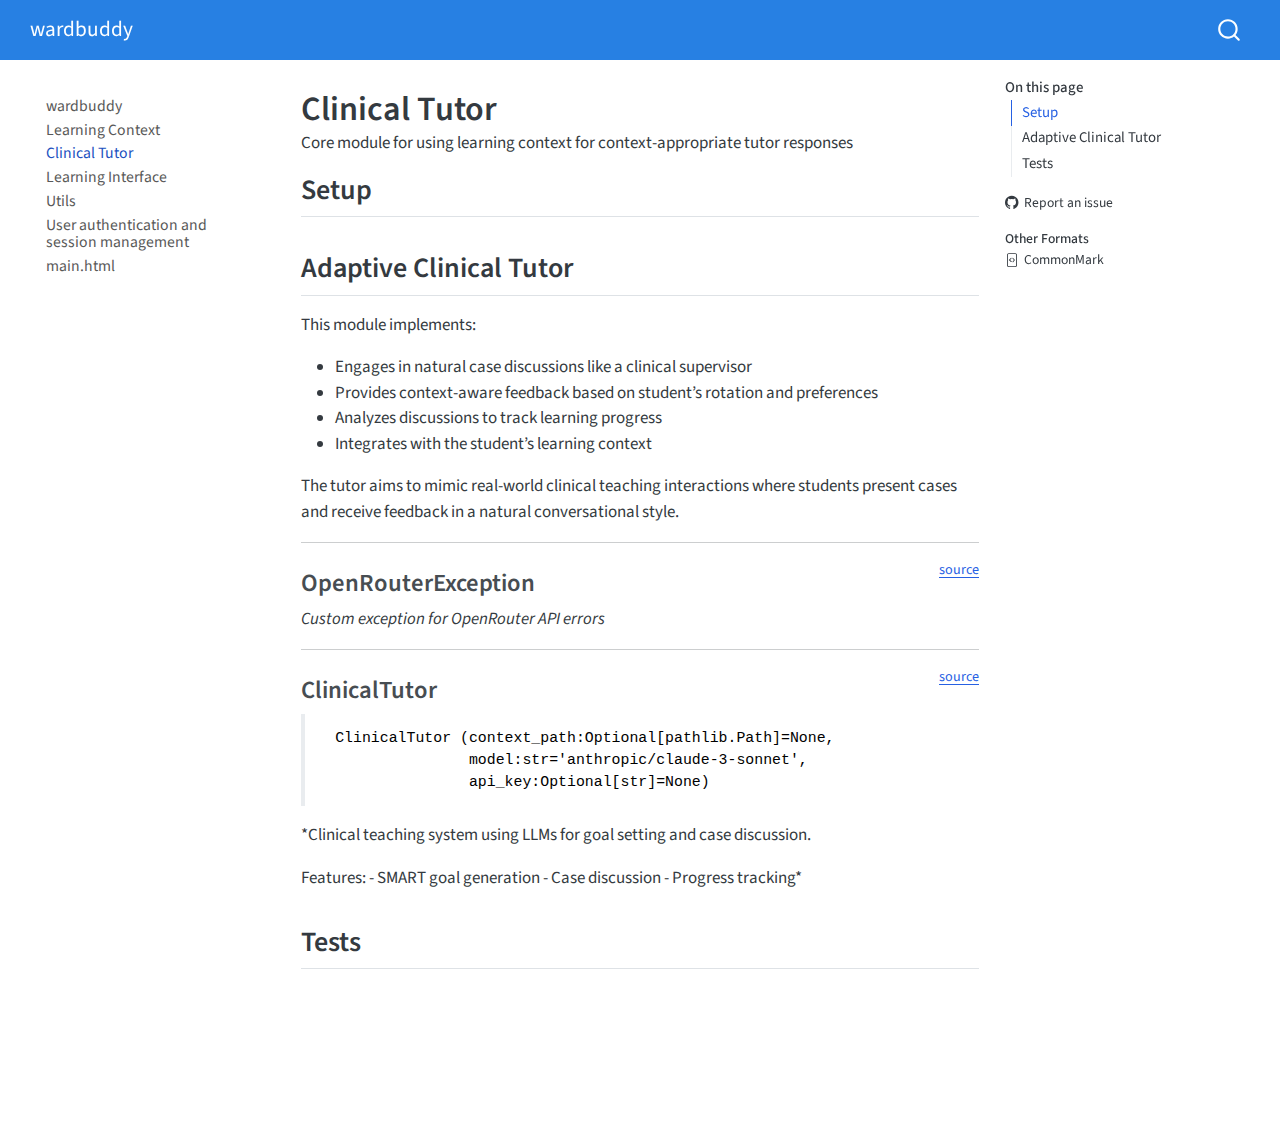
<file: clinical_tutor.html>
<!DOCTYPE html>
<html xmlns="http://www.w3.org/1999/xhtml" lang="en" xml:lang="en"><head>

<meta charset="utf-8">
<meta name="generator" content="quarto-1.6.40">

<meta name="viewport" content="width=device-width, initial-scale=1.0, user-scalable=yes">

<meta name="description" content="Core module for using learning context for context-appropriate tutor responses">

<title>Clinical Tutor – wardbuddy</title>
<style>
code{white-space: pre-wrap;}
span.smallcaps{font-variant: small-caps;}
div.columns{display: flex; gap: min(4vw, 1.5em);}
div.column{flex: auto; overflow-x: auto;}
div.hanging-indent{margin-left: 1.5em; text-indent: -1.5em;}
ul.task-list{list-style: none;}
ul.task-list li input[type="checkbox"] {
  width: 0.8em;
  margin: 0 0.8em 0.2em -1em; /* quarto-specific, see https://github.com/quarto-dev/quarto-cli/issues/4556 */ 
  vertical-align: middle;
}
</style>


<script src="site_libs/quarto-nav/quarto-nav.js"></script>
<script src="site_libs/quarto-nav/headroom.min.js"></script>
<script src="site_libs/clipboard/clipboard.min.js"></script>
<script src="site_libs/quarto-search/autocomplete.umd.js"></script>
<script src="site_libs/quarto-search/fuse.min.js"></script>
<script src="site_libs/quarto-search/quarto-search.js"></script>
<meta name="quarto:offset" content="./">
<script src="site_libs/quarto-html/quarto.js"></script>
<script src="site_libs/quarto-html/popper.min.js"></script>
<script src="site_libs/quarto-html/tippy.umd.min.js"></script>
<script src="site_libs/quarto-html/anchor.min.js"></script>
<link href="site_libs/quarto-html/tippy.css" rel="stylesheet">
<link href="site_libs/quarto-html/quarto-syntax-highlighting-549806ee2085284f45b00abea8c6df48.css" rel="stylesheet" id="quarto-text-highlighting-styles">
<script src="site_libs/bootstrap/bootstrap.min.js"></script>
<link href="site_libs/bootstrap/bootstrap-icons.css" rel="stylesheet">
<link href="site_libs/bootstrap/bootstrap-0652833b129a4aecb7d8777fd89a11f4.min.css" rel="stylesheet" append-hash="true" id="quarto-bootstrap" data-mode="light">
<script id="quarto-search-options" type="application/json">{
  "location": "navbar",
  "copy-button": false,
  "collapse-after": 3,
  "panel-placement": "end",
  "type": "overlay",
  "limit": 50,
  "keyboard-shortcut": [
    "f",
    "/",
    "s"
  ],
  "show-item-context": false,
  "language": {
    "search-no-results-text": "No results",
    "search-matching-documents-text": "matching documents",
    "search-copy-link-title": "Copy link to search",
    "search-hide-matches-text": "Hide additional matches",
    "search-more-match-text": "more match in this document",
    "search-more-matches-text": "more matches in this document",
    "search-clear-button-title": "Clear",
    "search-text-placeholder": "",
    "search-detached-cancel-button-title": "Cancel",
    "search-submit-button-title": "Submit",
    "search-label": "Search"
  }
}</script>


<link rel="stylesheet" href="styles.css">
<meta property="og:title" content="Clinical Tutor – wardbuddy">
<meta property="og:description" content="Core module for using learning context for context-appropriate tutor responses">
<meta property="og:site_name" content="wardbuddy">
<meta name="twitter:title" content="Clinical Tutor – wardbuddy">
<meta name="twitter:description" content="Core module for using learning context for context-appropriate tutor responses">
<meta name="twitter:card" content="summary">
</head>

<body class="nav-sidebar floating nav-fixed">

<div id="quarto-search-results"></div>
  <header id="quarto-header" class="headroom fixed-top">
    <nav class="navbar navbar-expand-lg " data-bs-theme="dark">
      <div class="navbar-container container-fluid">
      <div class="navbar-brand-container mx-auto">
    <a class="navbar-brand" href="./index.html">
    <span class="navbar-title">wardbuddy</span>
    </a>
  </div>
        <div class="quarto-navbar-tools tools-end">
</div>
          <div id="quarto-search" class="" title="Search"></div>
      </div> <!-- /container-fluid -->
    </nav>
  <nav class="quarto-secondary-nav">
    <div class="container-fluid d-flex">
      <button type="button" class="quarto-btn-toggle btn" data-bs-toggle="collapse" role="button" data-bs-target=".quarto-sidebar-collapse-item" aria-controls="quarto-sidebar" aria-expanded="false" aria-label="Toggle sidebar navigation" onclick="if (window.quartoToggleHeadroom) { window.quartoToggleHeadroom(); }">
        <i class="bi bi-layout-text-sidebar-reverse"></i>
      </button>
        <nav class="quarto-page-breadcrumbs" aria-label="breadcrumb"><ol class="breadcrumb"><li class="breadcrumb-item"><a href="./clinical_tutor.html">Clinical Tutor</a></li></ol></nav>
        <a class="flex-grow-1" role="navigation" data-bs-toggle="collapse" data-bs-target=".quarto-sidebar-collapse-item" aria-controls="quarto-sidebar" aria-expanded="false" aria-label="Toggle sidebar navigation" onclick="if (window.quartoToggleHeadroom) { window.quartoToggleHeadroom(); }">      
        </a>
    </div>
  </nav>
</header>
<!-- content -->
<div id="quarto-content" class="quarto-container page-columns page-rows-contents page-layout-article page-navbar">
<!-- sidebar -->
  <nav id="quarto-sidebar" class="sidebar collapse collapse-horizontal quarto-sidebar-collapse-item sidebar-navigation floating overflow-auto">
    <div class="sidebar-menu-container"> 
    <ul class="list-unstyled mt-1">
        <li class="sidebar-item">
  <div class="sidebar-item-container"> 
  <a href="./index.html" class="sidebar-item-text sidebar-link">
 <span class="menu-text">wardbuddy</span></a>
  </div>
</li>
        <li class="sidebar-item">
  <div class="sidebar-item-container"> 
  <a href="./learning_context.html" class="sidebar-item-text sidebar-link">
 <span class="menu-text">Learning Context</span></a>
  </div>
</li>
        <li class="sidebar-item">
  <div class="sidebar-item-container"> 
  <a href="./clinical_tutor.html" class="sidebar-item-text sidebar-link active">
 <span class="menu-text">Clinical Tutor</span></a>
  </div>
</li>
        <li class="sidebar-item">
  <div class="sidebar-item-container"> 
  <a href="./learning_interface.html" class="sidebar-item-text sidebar-link">
 <span class="menu-text">Learning Interface</span></a>
  </div>
</li>
        <li class="sidebar-item">
  <div class="sidebar-item-container"> 
  <a href="./utils.html" class="sidebar-item-text sidebar-link">
 <span class="menu-text">Utils</span></a>
  </div>
</li>
        <li class="sidebar-item">
  <div class="sidebar-item-container"> 
  <a href="./auth.html" class="sidebar-item-text sidebar-link">
 <span class="menu-text">User authentication and session management</span></a>
  </div>
</li>
        <li class="sidebar-item">
  <div class="sidebar-item-container"> 
  <a href="./main.html" class="sidebar-item-text sidebar-link">
 <span class="menu-text">main.html</span></a>
  </div>
</li>
    </ul>
    </div>
</nav>
<div id="quarto-sidebar-glass" class="quarto-sidebar-collapse-item" data-bs-toggle="collapse" data-bs-target=".quarto-sidebar-collapse-item"></div>
<!-- margin-sidebar -->
    <div id="quarto-margin-sidebar" class="sidebar margin-sidebar">
        <nav id="TOC" role="doc-toc" class="toc-active">
    <h2 id="toc-title">On this page</h2>
   
  <ul>
  <li><a href="#setup" id="toc-setup" class="nav-link active" data-scroll-target="#setup">Setup</a></li>
  <li><a href="#adaptive-clinical-tutor" id="toc-adaptive-clinical-tutor" class="nav-link" data-scroll-target="#adaptive-clinical-tutor">Adaptive Clinical Tutor</a>
  <ul class="collapse">
  <li><a href="#openrouterexception" id="toc-openrouterexception" class="nav-link" data-scroll-target="#openrouterexception">OpenRouterException</a></li>
  <li><a href="#clinicaltutor" id="toc-clinicaltutor" class="nav-link" data-scroll-target="#clinicaltutor">ClinicalTutor</a></li>
  </ul></li>
  <li><a href="#tests" id="toc-tests" class="nav-link" data-scroll-target="#tests">Tests</a></li>
  </ul>
<div class="toc-actions"><ul><li><a href="https://github.com/Dyadd/wardbuddy/issues/new" class="toc-action"><i class="bi bi-github"></i>Report an issue</a></li></ul></div><div class="quarto-alternate-formats"><h2>Other Formats</h2><ul><li><a href="clinical_tutor.html.md"><i class="bi bi-file-code"></i>CommonMark</a></li></ul></div></nav>
    </div>
<!-- main -->
<main class="content" id="quarto-document-content">

<header id="title-block-header" class="quarto-title-block default">
<div class="quarto-title">
<h1 class="title">Clinical Tutor</h1>
</div>

<div>
  <div class="description">
    Core module for using learning context for context-appropriate tutor responses
  </div>
</div>


<div class="quarto-title-meta">

    
  
    
  </div>
  


</header>


<!-- WARNING: THIS FILE WAS AUTOGENERATED! DO NOT EDIT! -->
<section id="setup" class="level2">
<h2 class="anchored" data-anchor-id="setup">Setup</h2>
</section>
<section id="adaptive-clinical-tutor" class="level2">
<h2 class="anchored" data-anchor-id="adaptive-clinical-tutor">Adaptive Clinical Tutor</h2>
<p>This module implements:</p>
<ul>
<li>Engages in natural case discussions like a clinical supervisor</li>
<li>Provides context-aware feedback based on student’s rotation and preferences</li>
<li>Analyzes discussions to track learning progress</li>
<li>Integrates with the student’s learning context</li>
</ul>
<p>The tutor aims to mimic real-world clinical teaching interactions where students present cases and receive feedback in a natural conversational style.</p>
<hr>
<p><a href="https://github.com/Dyadd/wardbuddy/blob/main/wardbuddy/clinical_tutor.py#L29" target="_blank" style="float:right; font-size:smaller">source</a></p>
<section id="openrouterexception" class="level3">
<h3 class="anchored" data-anchor-id="openrouterexception">OpenRouterException</h3>
<p><em>Custom exception for OpenRouter API errors</em></p>
<hr>
<p><a href="https://github.com/Dyadd/wardbuddy/blob/main/wardbuddy/clinical_tutor.py#L34" target="_blank" style="float:right; font-size:smaller">source</a></p>
</section>
<section id="clinicaltutor" class="level3">
<h3 class="anchored" data-anchor-id="clinicaltutor">ClinicalTutor</h3>
<blockquote class="blockquote">
<pre><code> ClinicalTutor (context_path:Optional[pathlib.Path]=None,
                model:str='anthropic/claude-3-sonnet',
                api_key:Optional[str]=None)</code></pre>
</blockquote>
<p>*Clinical teaching system using LLMs for goal setting and case discussion.</p>
<p>Features: - SMART goal generation - Case discussion - Progress tracking*</p>
</section>
</section>
<section id="tests" class="level2">
<h2 class="anchored" data-anchor-id="tests">Tests</h2>


</section>

</main> <!-- /main -->
<script id="quarto-html-after-body" type="application/javascript">
window.document.addEventListener("DOMContentLoaded", function (event) {
  const toggleBodyColorMode = (bsSheetEl) => {
    const mode = bsSheetEl.getAttribute("data-mode");
    const bodyEl = window.document.querySelector("body");
    if (mode === "dark") {
      bodyEl.classList.add("quarto-dark");
      bodyEl.classList.remove("quarto-light");
    } else {
      bodyEl.classList.add("quarto-light");
      bodyEl.classList.remove("quarto-dark");
    }
  }
  const toggleBodyColorPrimary = () => {
    const bsSheetEl = window.document.querySelector("link#quarto-bootstrap");
    if (bsSheetEl) {
      toggleBodyColorMode(bsSheetEl);
    }
  }
  toggleBodyColorPrimary();  
  const icon = "";
  const anchorJS = new window.AnchorJS();
  anchorJS.options = {
    placement: 'right',
    icon: icon
  };
  anchorJS.add('.anchored');
  const isCodeAnnotation = (el) => {
    for (const clz of el.classList) {
      if (clz.startsWith('code-annotation-')) {                     
        return true;
      }
    }
    return false;
  }
  const onCopySuccess = function(e) {
    // button target
    const button = e.trigger;
    // don't keep focus
    button.blur();
    // flash "checked"
    button.classList.add('code-copy-button-checked');
    var currentTitle = button.getAttribute("title");
    button.setAttribute("title", "Copied!");
    let tooltip;
    if (window.bootstrap) {
      button.setAttribute("data-bs-toggle", "tooltip");
      button.setAttribute("data-bs-placement", "left");
      button.setAttribute("data-bs-title", "Copied!");
      tooltip = new bootstrap.Tooltip(button, 
        { trigger: "manual", 
          customClass: "code-copy-button-tooltip",
          offset: [0, -8]});
      tooltip.show();    
    }
    setTimeout(function() {
      if (tooltip) {
        tooltip.hide();
        button.removeAttribute("data-bs-title");
        button.removeAttribute("data-bs-toggle");
        button.removeAttribute("data-bs-placement");
      }
      button.setAttribute("title", currentTitle);
      button.classList.remove('code-copy-button-checked');
    }, 1000);
    // clear code selection
    e.clearSelection();
  }
  const getTextToCopy = function(trigger) {
      const codeEl = trigger.previousElementSibling.cloneNode(true);
      for (const childEl of codeEl.children) {
        if (isCodeAnnotation(childEl)) {
          childEl.remove();
        }
      }
      return codeEl.innerText;
  }
  const clipboard = new window.ClipboardJS('.code-copy-button:not([data-in-quarto-modal])', {
    text: getTextToCopy
  });
  clipboard.on('success', onCopySuccess);
  if (window.document.getElementById('quarto-embedded-source-code-modal')) {
    const clipboardModal = new window.ClipboardJS('.code-copy-button[data-in-quarto-modal]', {
      text: getTextToCopy,
      container: window.document.getElementById('quarto-embedded-source-code-modal')
    });
    clipboardModal.on('success', onCopySuccess);
  }
    var localhostRegex = new RegExp(/^(?:http|https):\/\/localhost\:?[0-9]*\//);
    var mailtoRegex = new RegExp(/^mailto:/);
      var filterRegex = new RegExp("https:\/\/Dyadd\.github\.io\/wardbuddy");
    var isInternal = (href) => {
        return filterRegex.test(href) || localhostRegex.test(href) || mailtoRegex.test(href);
    }
    // Inspect non-navigation links and adorn them if external
 	var links = window.document.querySelectorAll('a[href]:not(.nav-link):not(.navbar-brand):not(.toc-action):not(.sidebar-link):not(.sidebar-item-toggle):not(.pagination-link):not(.no-external):not([aria-hidden]):not(.dropdown-item):not(.quarto-navigation-tool):not(.about-link)');
    for (var i=0; i<links.length; i++) {
      const link = links[i];
      if (!isInternal(link.href)) {
        // undo the damage that might have been done by quarto-nav.js in the case of
        // links that we want to consider external
        if (link.dataset.originalHref !== undefined) {
          link.href = link.dataset.originalHref;
        }
      }
    }
  function tippyHover(el, contentFn, onTriggerFn, onUntriggerFn) {
    const config = {
      allowHTML: true,
      maxWidth: 500,
      delay: 100,
      arrow: false,
      appendTo: function(el) {
          return el.parentElement;
      },
      interactive: true,
      interactiveBorder: 10,
      theme: 'quarto',
      placement: 'bottom-start',
    };
    if (contentFn) {
      config.content = contentFn;
    }
    if (onTriggerFn) {
      config.onTrigger = onTriggerFn;
    }
    if (onUntriggerFn) {
      config.onUntrigger = onUntriggerFn;
    }
    window.tippy(el, config); 
  }
  const noterefs = window.document.querySelectorAll('a[role="doc-noteref"]');
  for (var i=0; i<noterefs.length; i++) {
    const ref = noterefs[i];
    tippyHover(ref, function() {
      // use id or data attribute instead here
      let href = ref.getAttribute('data-footnote-href') || ref.getAttribute('href');
      try { href = new URL(href).hash; } catch {}
      const id = href.replace(/^#\/?/, "");
      const note = window.document.getElementById(id);
      if (note) {
        return note.innerHTML;
      } else {
        return "";
      }
    });
  }
  const xrefs = window.document.querySelectorAll('a.quarto-xref');
  const processXRef = (id, note) => {
    // Strip column container classes
    const stripColumnClz = (el) => {
      el.classList.remove("page-full", "page-columns");
      if (el.children) {
        for (const child of el.children) {
          stripColumnClz(child);
        }
      }
    }
    stripColumnClz(note)
    if (id === null || id.startsWith('sec-')) {
      // Special case sections, only their first couple elements
      const container = document.createElement("div");
      if (note.children && note.children.length > 2) {
        container.appendChild(note.children[0].cloneNode(true));
        for (let i = 1; i < note.children.length; i++) {
          const child = note.children[i];
          if (child.tagName === "P" && child.innerText === "") {
            continue;
          } else {
            container.appendChild(child.cloneNode(true));
            break;
          }
        }
        if (window.Quarto?.typesetMath) {
          window.Quarto.typesetMath(container);
        }
        return container.innerHTML
      } else {
        if (window.Quarto?.typesetMath) {
          window.Quarto.typesetMath(note);
        }
        return note.innerHTML;
      }
    } else {
      // Remove any anchor links if they are present
      const anchorLink = note.querySelector('a.anchorjs-link');
      if (anchorLink) {
        anchorLink.remove();
      }
      if (window.Quarto?.typesetMath) {
        window.Quarto.typesetMath(note);
      }
      if (note.classList.contains("callout")) {
        return note.outerHTML;
      } else {
        return note.innerHTML;
      }
    }
  }
  for (var i=0; i<xrefs.length; i++) {
    const xref = xrefs[i];
    tippyHover(xref, undefined, function(instance) {
      instance.disable();
      let url = xref.getAttribute('href');
      let hash = undefined; 
      if (url.startsWith('#')) {
        hash = url;
      } else {
        try { hash = new URL(url).hash; } catch {}
      }
      if (hash) {
        const id = hash.replace(/^#\/?/, "");
        const note = window.document.getElementById(id);
        if (note !== null) {
          try {
            const html = processXRef(id, note.cloneNode(true));
            instance.setContent(html);
          } finally {
            instance.enable();
            instance.show();
          }
        } else {
          // See if we can fetch this
          fetch(url.split('#')[0])
          .then(res => res.text())
          .then(html => {
            const parser = new DOMParser();
            const htmlDoc = parser.parseFromString(html, "text/html");
            const note = htmlDoc.getElementById(id);
            if (note !== null) {
              const html = processXRef(id, note);
              instance.setContent(html);
            } 
          }).finally(() => {
            instance.enable();
            instance.show();
          });
        }
      } else {
        // See if we can fetch a full url (with no hash to target)
        // This is a special case and we should probably do some content thinning / targeting
        fetch(url)
        .then(res => res.text())
        .then(html => {
          const parser = new DOMParser();
          const htmlDoc = parser.parseFromString(html, "text/html");
          const note = htmlDoc.querySelector('main.content');
          if (note !== null) {
            // This should only happen for chapter cross references
            // (since there is no id in the URL)
            // remove the first header
            if (note.children.length > 0 && note.children[0].tagName === "HEADER") {
              note.children[0].remove();
            }
            const html = processXRef(null, note);
            instance.setContent(html);
          } 
        }).finally(() => {
          instance.enable();
          instance.show();
        });
      }
    }, function(instance) {
    });
  }
      let selectedAnnoteEl;
      const selectorForAnnotation = ( cell, annotation) => {
        let cellAttr = 'data-code-cell="' + cell + '"';
        let lineAttr = 'data-code-annotation="' +  annotation + '"';
        const selector = 'span[' + cellAttr + '][' + lineAttr + ']';
        return selector;
      }
      const selectCodeLines = (annoteEl) => {
        const doc = window.document;
        const targetCell = annoteEl.getAttribute("data-target-cell");
        const targetAnnotation = annoteEl.getAttribute("data-target-annotation");
        const annoteSpan = window.document.querySelector(selectorForAnnotation(targetCell, targetAnnotation));
        const lines = annoteSpan.getAttribute("data-code-lines").split(",");
        const lineIds = lines.map((line) => {
          return targetCell + "-" + line;
        })
        let top = null;
        let height = null;
        let parent = null;
        if (lineIds.length > 0) {
            //compute the position of the single el (top and bottom and make a div)
            const el = window.document.getElementById(lineIds[0]);
            top = el.offsetTop;
            height = el.offsetHeight;
            parent = el.parentElement.parentElement;
          if (lineIds.length > 1) {
            const lastEl = window.document.getElementById(lineIds[lineIds.length - 1]);
            const bottom = lastEl.offsetTop + lastEl.offsetHeight;
            height = bottom - top;
          }
          if (top !== null && height !== null && parent !== null) {
            // cook up a div (if necessary) and position it 
            let div = window.document.getElementById("code-annotation-line-highlight");
            if (div === null) {
              div = window.document.createElement("div");
              div.setAttribute("id", "code-annotation-line-highlight");
              div.style.position = 'absolute';
              parent.appendChild(div);
            }
            div.style.top = top - 2 + "px";
            div.style.height = height + 4 + "px";
            div.style.left = 0;
            let gutterDiv = window.document.getElementById("code-annotation-line-highlight-gutter");
            if (gutterDiv === null) {
              gutterDiv = window.document.createElement("div");
              gutterDiv.setAttribute("id", "code-annotation-line-highlight-gutter");
              gutterDiv.style.position = 'absolute';
              const codeCell = window.document.getElementById(targetCell);
              const gutter = codeCell.querySelector('.code-annotation-gutter');
              gutter.appendChild(gutterDiv);
            }
            gutterDiv.style.top = top - 2 + "px";
            gutterDiv.style.height = height + 4 + "px";
          }
          selectedAnnoteEl = annoteEl;
        }
      };
      const unselectCodeLines = () => {
        const elementsIds = ["code-annotation-line-highlight", "code-annotation-line-highlight-gutter"];
        elementsIds.forEach((elId) => {
          const div = window.document.getElementById(elId);
          if (div) {
            div.remove();
          }
        });
        selectedAnnoteEl = undefined;
      };
        // Handle positioning of the toggle
    window.addEventListener(
      "resize",
      throttle(() => {
        elRect = undefined;
        if (selectedAnnoteEl) {
          selectCodeLines(selectedAnnoteEl);
        }
      }, 10)
    );
    function throttle(fn, ms) {
    let throttle = false;
    let timer;
      return (...args) => {
        if(!throttle) { // first call gets through
            fn.apply(this, args);
            throttle = true;
        } else { // all the others get throttled
            if(timer) clearTimeout(timer); // cancel #2
            timer = setTimeout(() => {
              fn.apply(this, args);
              timer = throttle = false;
            }, ms);
        }
      };
    }
      // Attach click handler to the DT
      const annoteDls = window.document.querySelectorAll('dt[data-target-cell]');
      for (const annoteDlNode of annoteDls) {
        annoteDlNode.addEventListener('click', (event) => {
          const clickedEl = event.target;
          if (clickedEl !== selectedAnnoteEl) {
            unselectCodeLines();
            const activeEl = window.document.querySelector('dt[data-target-cell].code-annotation-active');
            if (activeEl) {
              activeEl.classList.remove('code-annotation-active');
            }
            selectCodeLines(clickedEl);
            clickedEl.classList.add('code-annotation-active');
          } else {
            // Unselect the line
            unselectCodeLines();
            clickedEl.classList.remove('code-annotation-active');
          }
        });
      }
  const findCites = (el) => {
    const parentEl = el.parentElement;
    if (parentEl) {
      const cites = parentEl.dataset.cites;
      if (cites) {
        return {
          el,
          cites: cites.split(' ')
        };
      } else {
        return findCites(el.parentElement)
      }
    } else {
      return undefined;
    }
  };
  var bibliorefs = window.document.querySelectorAll('a[role="doc-biblioref"]');
  for (var i=0; i<bibliorefs.length; i++) {
    const ref = bibliorefs[i];
    const citeInfo = findCites(ref);
    if (citeInfo) {
      tippyHover(citeInfo.el, function() {
        var popup = window.document.createElement('div');
        citeInfo.cites.forEach(function(cite) {
          var citeDiv = window.document.createElement('div');
          citeDiv.classList.add('hanging-indent');
          citeDiv.classList.add('csl-entry');
          var biblioDiv = window.document.getElementById('ref-' + cite);
          if (biblioDiv) {
            citeDiv.innerHTML = biblioDiv.innerHTML;
          }
          popup.appendChild(citeDiv);
        });
        return popup.innerHTML;
      });
    }
  }
});
</script>
</div> <!-- /content -->




<footer class="footer"><div class="nav-footer"><div class="nav-footer-center"><div class="toc-actions d-sm-block d-md-none"><ul><li><a href="https://github.com/Dyadd/wardbuddy/issues/new" class="toc-action"><i class="bi bi-github"></i>Report an issue</a></li></ul></div></div></div></footer></body></html>
</file>
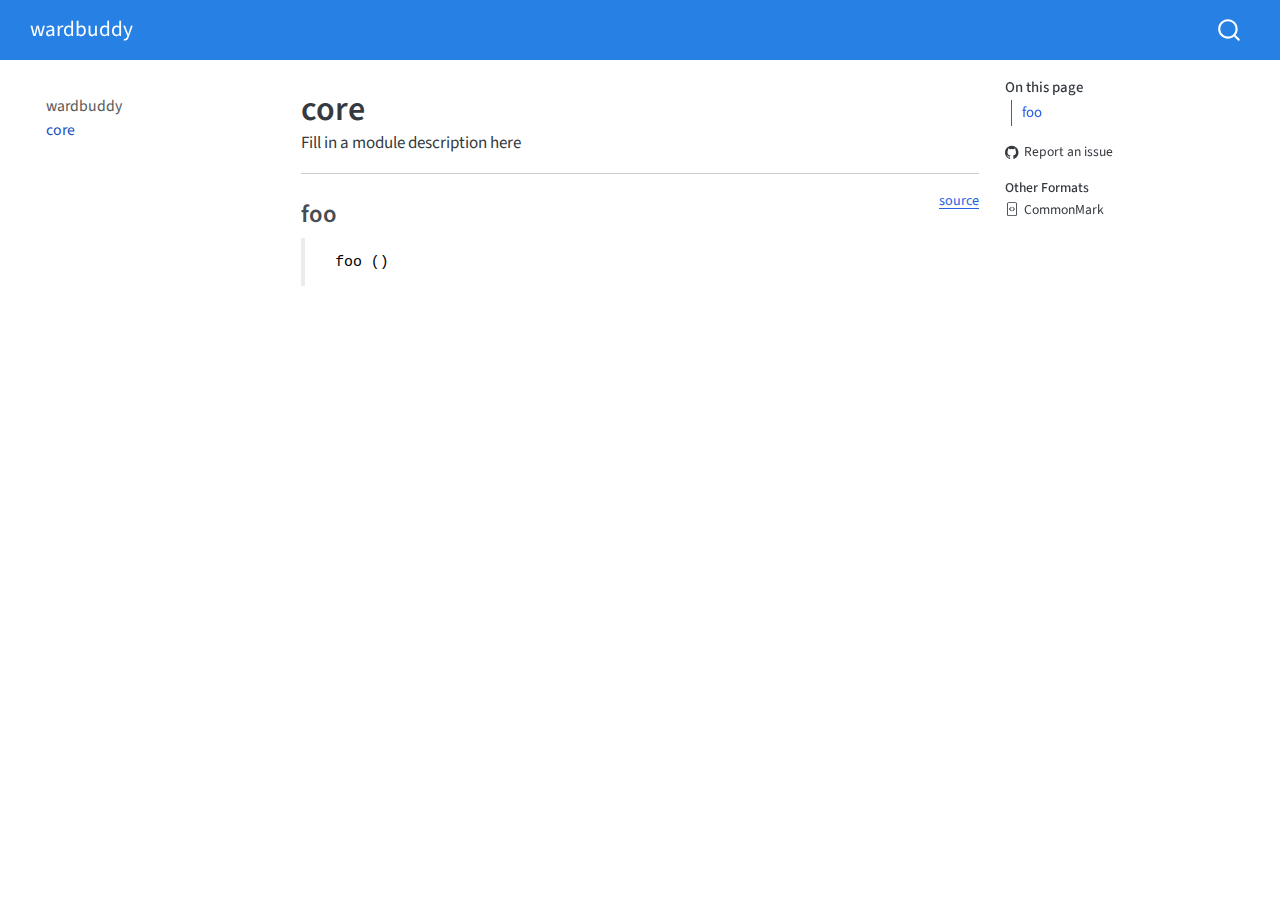
<file: core.html>
<!DOCTYPE html>
<html xmlns="http://www.w3.org/1999/xhtml" lang="en" xml:lang="en"><head>

<meta charset="utf-8">
<meta name="generator" content="quarto-1.6.40">

<meta name="viewport" content="width=device-width, initial-scale=1.0, user-scalable=yes">

<meta name="description" content="Fill in a module description here">

<title>core – wardbuddy</title>
<style>
code{white-space: pre-wrap;}
span.smallcaps{font-variant: small-caps;}
div.columns{display: flex; gap: min(4vw, 1.5em);}
div.column{flex: auto; overflow-x: auto;}
div.hanging-indent{margin-left: 1.5em; text-indent: -1.5em;}
ul.task-list{list-style: none;}
ul.task-list li input[type="checkbox"] {
  width: 0.8em;
  margin: 0 0.8em 0.2em -1em; /* quarto-specific, see https://github.com/quarto-dev/quarto-cli/issues/4556 */ 
  vertical-align: middle;
}
</style>


<script src="site_libs/quarto-nav/quarto-nav.js"></script>
<script src="site_libs/quarto-nav/headroom.min.js"></script>
<script src="site_libs/clipboard/clipboard.min.js"></script>
<script src="site_libs/quarto-search/autocomplete.umd.js"></script>
<script src="site_libs/quarto-search/fuse.min.js"></script>
<script src="site_libs/quarto-search/quarto-search.js"></script>
<meta name="quarto:offset" content="./">
<script src="site_libs/quarto-html/quarto.js"></script>
<script src="site_libs/quarto-html/popper.min.js"></script>
<script src="site_libs/quarto-html/tippy.umd.min.js"></script>
<script src="site_libs/quarto-html/anchor.min.js"></script>
<link href="site_libs/quarto-html/tippy.css" rel="stylesheet">
<link href="site_libs/quarto-html/quarto-syntax-highlighting-549806ee2085284f45b00abea8c6df48.css" rel="stylesheet" id="quarto-text-highlighting-styles">
<script src="site_libs/bootstrap/bootstrap.min.js"></script>
<link href="site_libs/bootstrap/bootstrap-icons.css" rel="stylesheet">
<link href="site_libs/bootstrap/bootstrap-7c6d40aa23c779922b80e0578a9e8972.min.css" rel="stylesheet" append-hash="true" id="quarto-bootstrap" data-mode="light">
<script id="quarto-search-options" type="application/json">{
  "location": "navbar",
  "copy-button": false,
  "collapse-after": 3,
  "panel-placement": "end",
  "type": "overlay",
  "limit": 50,
  "keyboard-shortcut": [
    "f",
    "/",
    "s"
  ],
  "show-item-context": false,
  "language": {
    "search-no-results-text": "No results",
    "search-matching-documents-text": "matching documents",
    "search-copy-link-title": "Copy link to search",
    "search-hide-matches-text": "Hide additional matches",
    "search-more-match-text": "more match in this document",
    "search-more-matches-text": "more matches in this document",
    "search-clear-button-title": "Clear",
    "search-text-placeholder": "",
    "search-detached-cancel-button-title": "Cancel",
    "search-submit-button-title": "Submit",
    "search-label": "Search"
  }
}</script>


<link rel="stylesheet" href="styles.css">
<meta property="og:title" content="core – wardbuddy">
<meta property="og:description" content="Fill in a module description here">
<meta property="og:site_name" content="wardbuddy">
<meta name="twitter:title" content="core – wardbuddy">
<meta name="twitter:description" content="Fill in a module description here">
<meta name="twitter:card" content="summary">
</head>

<body class="nav-sidebar floating nav-fixed">

<div id="quarto-search-results"></div>
  <header id="quarto-header" class="headroom fixed-top">
    <nav class="navbar navbar-expand-lg " data-bs-theme="dark">
      <div class="navbar-container container-fluid">
      <div class="navbar-brand-container mx-auto">
    <a class="navbar-brand" href="./index.html">
    <span class="navbar-title">wardbuddy</span>
    </a>
  </div>
        <div class="quarto-navbar-tools tools-end">
</div>
          <div id="quarto-search" class="" title="Search"></div>
      </div> <!-- /container-fluid -->
    </nav>
  <nav class="quarto-secondary-nav">
    <div class="container-fluid d-flex">
      <button type="button" class="quarto-btn-toggle btn" data-bs-toggle="collapse" role="button" data-bs-target=".quarto-sidebar-collapse-item" aria-controls="quarto-sidebar" aria-expanded="false" aria-label="Toggle sidebar navigation" onclick="if (window.quartoToggleHeadroom) { window.quartoToggleHeadroom(); }">
        <i class="bi bi-layout-text-sidebar-reverse"></i>
      </button>
        <nav class="quarto-page-breadcrumbs" aria-label="breadcrumb"><ol class="breadcrumb"><li class="breadcrumb-item"><a href="./core.html">core</a></li></ol></nav>
        <a class="flex-grow-1" role="navigation" data-bs-toggle="collapse" data-bs-target=".quarto-sidebar-collapse-item" aria-controls="quarto-sidebar" aria-expanded="false" aria-label="Toggle sidebar navigation" onclick="if (window.quartoToggleHeadroom) { window.quartoToggleHeadroom(); }">      
        </a>
    </div>
  </nav>
</header>
<!-- content -->
<div id="quarto-content" class="quarto-container page-columns page-rows-contents page-layout-article page-navbar">
<!-- sidebar -->
  <nav id="quarto-sidebar" class="sidebar collapse collapse-horizontal quarto-sidebar-collapse-item sidebar-navigation floating overflow-auto">
    <div class="sidebar-menu-container"> 
    <ul class="list-unstyled mt-1">
        <li class="sidebar-item">
  <div class="sidebar-item-container"> 
  <a href="./index.html" class="sidebar-item-text sidebar-link">
 <span class="menu-text">wardbuddy</span></a>
  </div>
</li>
        <li class="sidebar-item">
  <div class="sidebar-item-container"> 
  <a href="./core.html" class="sidebar-item-text sidebar-link active">
 <span class="menu-text">core</span></a>
  </div>
</li>
    </ul>
    </div>
</nav>
<div id="quarto-sidebar-glass" class="quarto-sidebar-collapse-item" data-bs-toggle="collapse" data-bs-target=".quarto-sidebar-collapse-item"></div>
<!-- margin-sidebar -->
    <div id="quarto-margin-sidebar" class="sidebar margin-sidebar">
        <nav id="TOC" role="doc-toc" class="toc-active">
    <h2 id="toc-title">On this page</h2>
   
  <ul>
  <li><a href="#foo" id="toc-foo" class="nav-link active" data-scroll-target="#foo">foo</a></li>
  </ul>
<div class="toc-actions"><ul><li><a href="https://github.com/Dyadd/wardbuddy/issues/new" class="toc-action"><i class="bi bi-github"></i>Report an issue</a></li></ul></div><div class="quarto-alternate-formats"><h2>Other Formats</h2><ul><li><a href="core.html.md"><i class="bi bi-file-code"></i>CommonMark</a></li></ul></div></nav>
    </div>
<!-- main -->
<main class="content" id="quarto-document-content">

<header id="title-block-header" class="quarto-title-block default">
<div class="quarto-title">
<h1 class="title">core</h1>
</div>

<div>
  <div class="description">
    Fill in a module description here
  </div>
</div>


<div class="quarto-title-meta">

    
  
    
  </div>
  


</header>


<!-- WARNING: THIS FILE WAS AUTOGENERATED! DO NOT EDIT! -->
<hr>
<p><a href="https://github.com/Dyadd/wardbuddy/blob/main/wardbuddy/core.py#L9" target="_blank" style="float:right; font-size:smaller">source</a></p>
<section id="foo" class="level3">
<h3 class="anchored" data-anchor-id="foo">foo</h3>
<blockquote class="blockquote">
<pre><code> foo ()</code></pre>
</blockquote>


</section>

</main> <!-- /main -->
<script id="quarto-html-after-body" type="application/javascript">
window.document.addEventListener("DOMContentLoaded", function (event) {
  const toggleBodyColorMode = (bsSheetEl) => {
    const mode = bsSheetEl.getAttribute("data-mode");
    const bodyEl = window.document.querySelector("body");
    if (mode === "dark") {
      bodyEl.classList.add("quarto-dark");
      bodyEl.classList.remove("quarto-light");
    } else {
      bodyEl.classList.add("quarto-light");
      bodyEl.classList.remove("quarto-dark");
    }
  }
  const toggleBodyColorPrimary = () => {
    const bsSheetEl = window.document.querySelector("link#quarto-bootstrap");
    if (bsSheetEl) {
      toggleBodyColorMode(bsSheetEl);
    }
  }
  toggleBodyColorPrimary();  
  const icon = "";
  const anchorJS = new window.AnchorJS();
  anchorJS.options = {
    placement: 'right',
    icon: icon
  };
  anchorJS.add('.anchored');
  const isCodeAnnotation = (el) => {
    for (const clz of el.classList) {
      if (clz.startsWith('code-annotation-')) {                     
        return true;
      }
    }
    return false;
  }
  const onCopySuccess = function(e) {
    // button target
    const button = e.trigger;
    // don't keep focus
    button.blur();
    // flash "checked"
    button.classList.add('code-copy-button-checked');
    var currentTitle = button.getAttribute("title");
    button.setAttribute("title", "Copied!");
    let tooltip;
    if (window.bootstrap) {
      button.setAttribute("data-bs-toggle", "tooltip");
      button.setAttribute("data-bs-placement", "left");
      button.setAttribute("data-bs-title", "Copied!");
      tooltip = new bootstrap.Tooltip(button, 
        { trigger: "manual", 
          customClass: "code-copy-button-tooltip",
          offset: [0, -8]});
      tooltip.show();    
    }
    setTimeout(function() {
      if (tooltip) {
        tooltip.hide();
        button.removeAttribute("data-bs-title");
        button.removeAttribute("data-bs-toggle");
        button.removeAttribute("data-bs-placement");
      }
      button.setAttribute("title", currentTitle);
      button.classList.remove('code-copy-button-checked');
    }, 1000);
    // clear code selection
    e.clearSelection();
  }
  const getTextToCopy = function(trigger) {
      const codeEl = trigger.previousElementSibling.cloneNode(true);
      for (const childEl of codeEl.children) {
        if (isCodeAnnotation(childEl)) {
          childEl.remove();
        }
      }
      return codeEl.innerText;
  }
  const clipboard = new window.ClipboardJS('.code-copy-button:not([data-in-quarto-modal])', {
    text: getTextToCopy
  });
  clipboard.on('success', onCopySuccess);
  if (window.document.getElementById('quarto-embedded-source-code-modal')) {
    const clipboardModal = new window.ClipboardJS('.code-copy-button[data-in-quarto-modal]', {
      text: getTextToCopy,
      container: window.document.getElementById('quarto-embedded-source-code-modal')
    });
    clipboardModal.on('success', onCopySuccess);
  }
    var localhostRegex = new RegExp(/^(?:http|https):\/\/localhost\:?[0-9]*\//);
    var mailtoRegex = new RegExp(/^mailto:/);
      var filterRegex = new RegExp("https:\/\/Dyadd\.github\.io\/wardbuddy");
    var isInternal = (href) => {
        return filterRegex.test(href) || localhostRegex.test(href) || mailtoRegex.test(href);
    }
    // Inspect non-navigation links and adorn them if external
 	var links = window.document.querySelectorAll('a[href]:not(.nav-link):not(.navbar-brand):not(.toc-action):not(.sidebar-link):not(.sidebar-item-toggle):not(.pagination-link):not(.no-external):not([aria-hidden]):not(.dropdown-item):not(.quarto-navigation-tool):not(.about-link)');
    for (var i=0; i<links.length; i++) {
      const link = links[i];
      if (!isInternal(link.href)) {
        // undo the damage that might have been done by quarto-nav.js in the case of
        // links that we want to consider external
        if (link.dataset.originalHref !== undefined) {
          link.href = link.dataset.originalHref;
        }
      }
    }
  function tippyHover(el, contentFn, onTriggerFn, onUntriggerFn) {
    const config = {
      allowHTML: true,
      maxWidth: 500,
      delay: 100,
      arrow: false,
      appendTo: function(el) {
          return el.parentElement;
      },
      interactive: true,
      interactiveBorder: 10,
      theme: 'quarto',
      placement: 'bottom-start',
    };
    if (contentFn) {
      config.content = contentFn;
    }
    if (onTriggerFn) {
      config.onTrigger = onTriggerFn;
    }
    if (onUntriggerFn) {
      config.onUntrigger = onUntriggerFn;
    }
    window.tippy(el, config); 
  }
  const noterefs = window.document.querySelectorAll('a[role="doc-noteref"]');
  for (var i=0; i<noterefs.length; i++) {
    const ref = noterefs[i];
    tippyHover(ref, function() {
      // use id or data attribute instead here
      let href = ref.getAttribute('data-footnote-href') || ref.getAttribute('href');
      try { href = new URL(href).hash; } catch {}
      const id = href.replace(/^#\/?/, "");
      const note = window.document.getElementById(id);
      if (note) {
        return note.innerHTML;
      } else {
        return "";
      }
    });
  }
  const xrefs = window.document.querySelectorAll('a.quarto-xref');
  const processXRef = (id, note) => {
    // Strip column container classes
    const stripColumnClz = (el) => {
      el.classList.remove("page-full", "page-columns");
      if (el.children) {
        for (const child of el.children) {
          stripColumnClz(child);
        }
      }
    }
    stripColumnClz(note)
    if (id === null || id.startsWith('sec-')) {
      // Special case sections, only their first couple elements
      const container = document.createElement("div");
      if (note.children && note.children.length > 2) {
        container.appendChild(note.children[0].cloneNode(true));
        for (let i = 1; i < note.children.length; i++) {
          const child = note.children[i];
          if (child.tagName === "P" && child.innerText === "") {
            continue;
          } else {
            container.appendChild(child.cloneNode(true));
            break;
          }
        }
        if (window.Quarto?.typesetMath) {
          window.Quarto.typesetMath(container);
        }
        return container.innerHTML
      } else {
        if (window.Quarto?.typesetMath) {
          window.Quarto.typesetMath(note);
        }
        return note.innerHTML;
      }
    } else {
      // Remove any anchor links if they are present
      const anchorLink = note.querySelector('a.anchorjs-link');
      if (anchorLink) {
        anchorLink.remove();
      }
      if (window.Quarto?.typesetMath) {
        window.Quarto.typesetMath(note);
      }
      if (note.classList.contains("callout")) {
        return note.outerHTML;
      } else {
        return note.innerHTML;
      }
    }
  }
  for (var i=0; i<xrefs.length; i++) {
    const xref = xrefs[i];
    tippyHover(xref, undefined, function(instance) {
      instance.disable();
      let url = xref.getAttribute('href');
      let hash = undefined; 
      if (url.startsWith('#')) {
        hash = url;
      } else {
        try { hash = new URL(url).hash; } catch {}
      }
      if (hash) {
        const id = hash.replace(/^#\/?/, "");
        const note = window.document.getElementById(id);
        if (note !== null) {
          try {
            const html = processXRef(id, note.cloneNode(true));
            instance.setContent(html);
          } finally {
            instance.enable();
            instance.show();
          }
        } else {
          // See if we can fetch this
          fetch(url.split('#')[0])
          .then(res => res.text())
          .then(html => {
            const parser = new DOMParser();
            const htmlDoc = parser.parseFromString(html, "text/html");
            const note = htmlDoc.getElementById(id);
            if (note !== null) {
              const html = processXRef(id, note);
              instance.setContent(html);
            } 
          }).finally(() => {
            instance.enable();
            instance.show();
          });
        }
      } else {
        // See if we can fetch a full url (with no hash to target)
        // This is a special case and we should probably do some content thinning / targeting
        fetch(url)
        .then(res => res.text())
        .then(html => {
          const parser = new DOMParser();
          const htmlDoc = parser.parseFromString(html, "text/html");
          const note = htmlDoc.querySelector('main.content');
          if (note !== null) {
            // This should only happen for chapter cross references
            // (since there is no id in the URL)
            // remove the first header
            if (note.children.length > 0 && note.children[0].tagName === "HEADER") {
              note.children[0].remove();
            }
            const html = processXRef(null, note);
            instance.setContent(html);
          } 
        }).finally(() => {
          instance.enable();
          instance.show();
        });
      }
    }, function(instance) {
    });
  }
      let selectedAnnoteEl;
      const selectorForAnnotation = ( cell, annotation) => {
        let cellAttr = 'data-code-cell="' + cell + '"';
        let lineAttr = 'data-code-annotation="' +  annotation + '"';
        const selector = 'span[' + cellAttr + '][' + lineAttr + ']';
        return selector;
      }
      const selectCodeLines = (annoteEl) => {
        const doc = window.document;
        const targetCell = annoteEl.getAttribute("data-target-cell");
        const targetAnnotation = annoteEl.getAttribute("data-target-annotation");
        const annoteSpan = window.document.querySelector(selectorForAnnotation(targetCell, targetAnnotation));
        const lines = annoteSpan.getAttribute("data-code-lines").split(",");
        const lineIds = lines.map((line) => {
          return targetCell + "-" + line;
        })
        let top = null;
        let height = null;
        let parent = null;
        if (lineIds.length > 0) {
            //compute the position of the single el (top and bottom and make a div)
            const el = window.document.getElementById(lineIds[0]);
            top = el.offsetTop;
            height = el.offsetHeight;
            parent = el.parentElement.parentElement;
          if (lineIds.length > 1) {
            const lastEl = window.document.getElementById(lineIds[lineIds.length - 1]);
            const bottom = lastEl.offsetTop + lastEl.offsetHeight;
            height = bottom - top;
          }
          if (top !== null && height !== null && parent !== null) {
            // cook up a div (if necessary) and position it 
            let div = window.document.getElementById("code-annotation-line-highlight");
            if (div === null) {
              div = window.document.createElement("div");
              div.setAttribute("id", "code-annotation-line-highlight");
              div.style.position = 'absolute';
              parent.appendChild(div);
            }
            div.style.top = top - 2 + "px";
            div.style.height = height + 4 + "px";
            div.style.left = 0;
            let gutterDiv = window.document.getElementById("code-annotation-line-highlight-gutter");
            if (gutterDiv === null) {
              gutterDiv = window.document.createElement("div");
              gutterDiv.setAttribute("id", "code-annotation-line-highlight-gutter");
              gutterDiv.style.position = 'absolute';
              const codeCell = window.document.getElementById(targetCell);
              const gutter = codeCell.querySelector('.code-annotation-gutter');
              gutter.appendChild(gutterDiv);
            }
            gutterDiv.style.top = top - 2 + "px";
            gutterDiv.style.height = height + 4 + "px";
          }
          selectedAnnoteEl = annoteEl;
        }
      };
      const unselectCodeLines = () => {
        const elementsIds = ["code-annotation-line-highlight", "code-annotation-line-highlight-gutter"];
        elementsIds.forEach((elId) => {
          const div = window.document.getElementById(elId);
          if (div) {
            div.remove();
          }
        });
        selectedAnnoteEl = undefined;
      };
        // Handle positioning of the toggle
    window.addEventListener(
      "resize",
      throttle(() => {
        elRect = undefined;
        if (selectedAnnoteEl) {
          selectCodeLines(selectedAnnoteEl);
        }
      }, 10)
    );
    function throttle(fn, ms) {
    let throttle = false;
    let timer;
      return (...args) => {
        if(!throttle) { // first call gets through
            fn.apply(this, args);
            throttle = true;
        } else { // all the others get throttled
            if(timer) clearTimeout(timer); // cancel #2
            timer = setTimeout(() => {
              fn.apply(this, args);
              timer = throttle = false;
            }, ms);
        }
      };
    }
      // Attach click handler to the DT
      const annoteDls = window.document.querySelectorAll('dt[data-target-cell]');
      for (const annoteDlNode of annoteDls) {
        annoteDlNode.addEventListener('click', (event) => {
          const clickedEl = event.target;
          if (clickedEl !== selectedAnnoteEl) {
            unselectCodeLines();
            const activeEl = window.document.querySelector('dt[data-target-cell].code-annotation-active');
            if (activeEl) {
              activeEl.classList.remove('code-annotation-active');
            }
            selectCodeLines(clickedEl);
            clickedEl.classList.add('code-annotation-active');
          } else {
            // Unselect the line
            unselectCodeLines();
            clickedEl.classList.remove('code-annotation-active');
          }
        });
      }
  const findCites = (el) => {
    const parentEl = el.parentElement;
    if (parentEl) {
      const cites = parentEl.dataset.cites;
      if (cites) {
        return {
          el,
          cites: cites.split(' ')
        };
      } else {
        return findCites(el.parentElement)
      }
    } else {
      return undefined;
    }
  };
  var bibliorefs = window.document.querySelectorAll('a[role="doc-biblioref"]');
  for (var i=0; i<bibliorefs.length; i++) {
    const ref = bibliorefs[i];
    const citeInfo = findCites(ref);
    if (citeInfo) {
      tippyHover(citeInfo.el, function() {
        var popup = window.document.createElement('div');
        citeInfo.cites.forEach(function(cite) {
          var citeDiv = window.document.createElement('div');
          citeDiv.classList.add('hanging-indent');
          citeDiv.classList.add('csl-entry');
          var biblioDiv = window.document.getElementById('ref-' + cite);
          if (biblioDiv) {
            citeDiv.innerHTML = biblioDiv.innerHTML;
          }
          popup.appendChild(citeDiv);
        });
        return popup.innerHTML;
      });
    }
  }
});
</script>
</div> <!-- /content -->




<footer class="footer"><div class="nav-footer"><div class="nav-footer-center"><div class="toc-actions d-sm-block d-md-none"><ul><li><a href="https://github.com/Dyadd/wardbuddy/issues/new" class="toc-action"><i class="bi bi-github"></i>Report an issue</a></li></ul></div></div></div></footer></body></html>
</file>
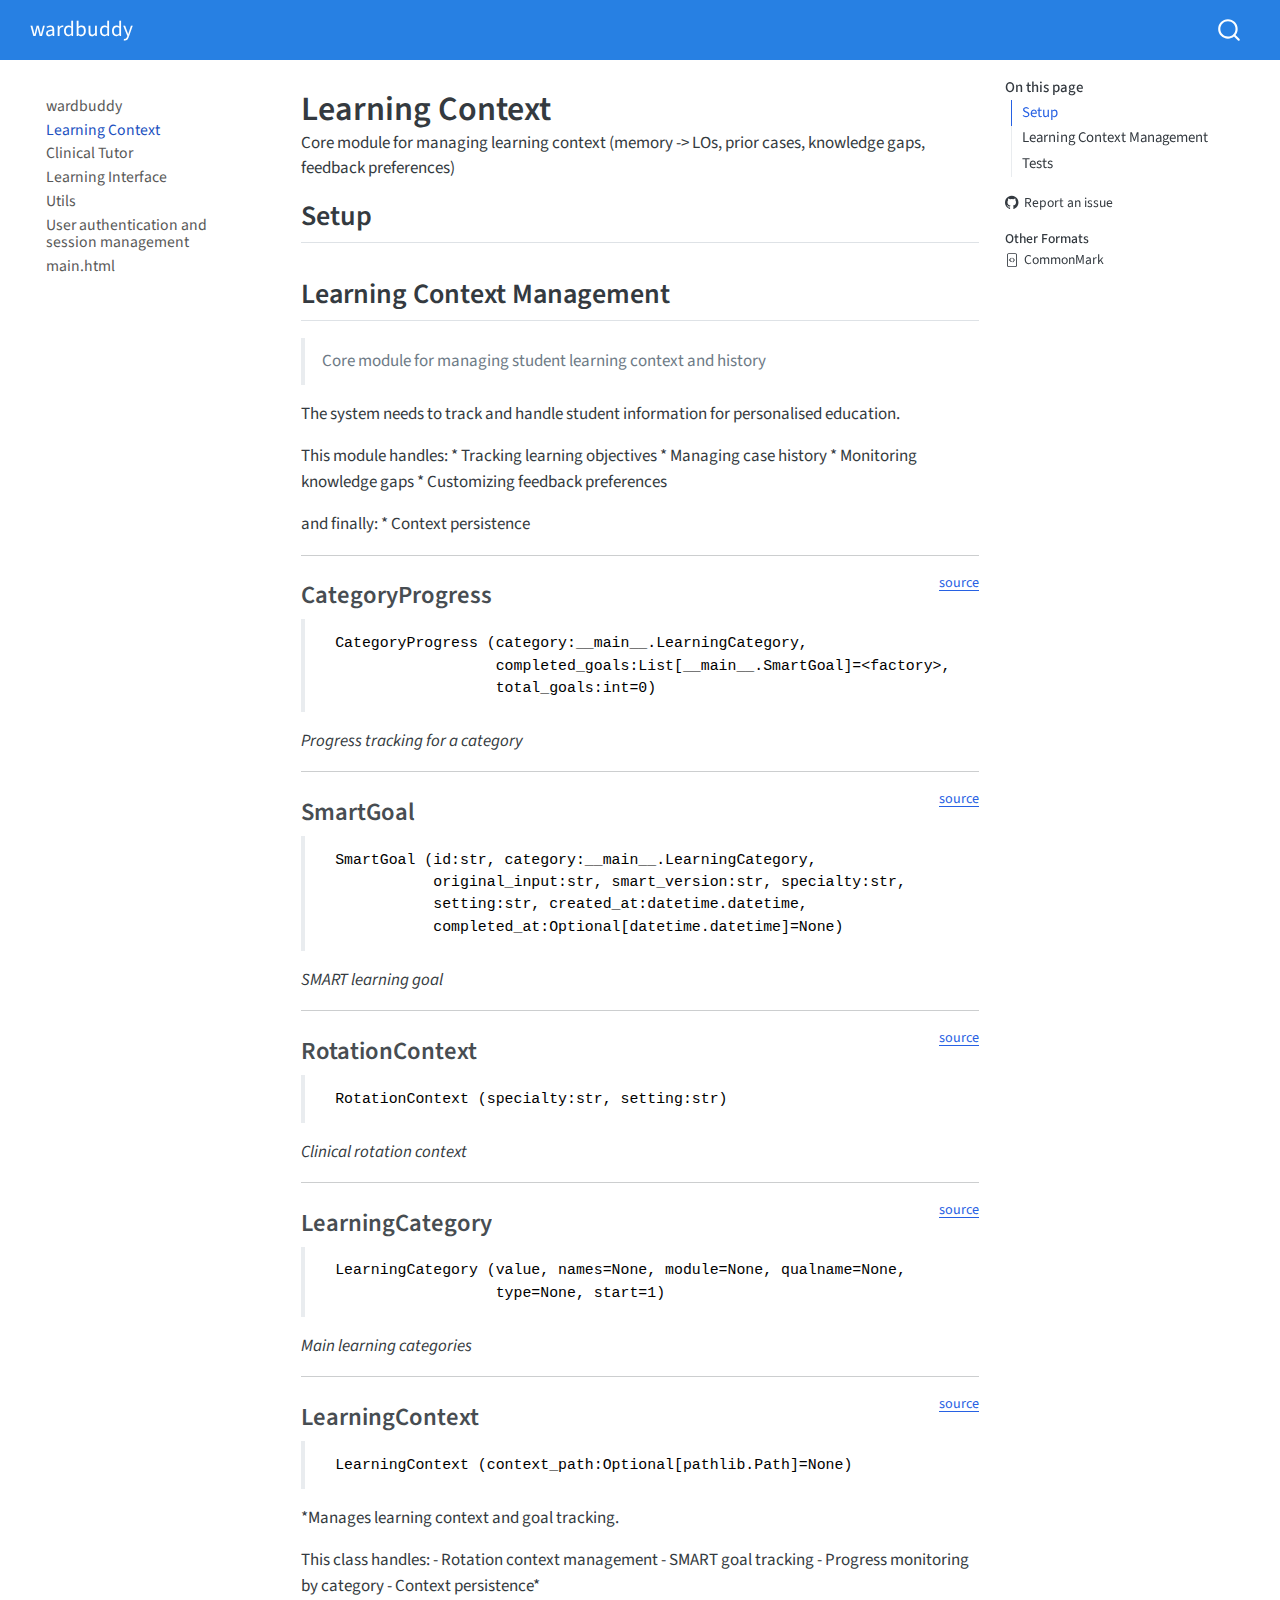
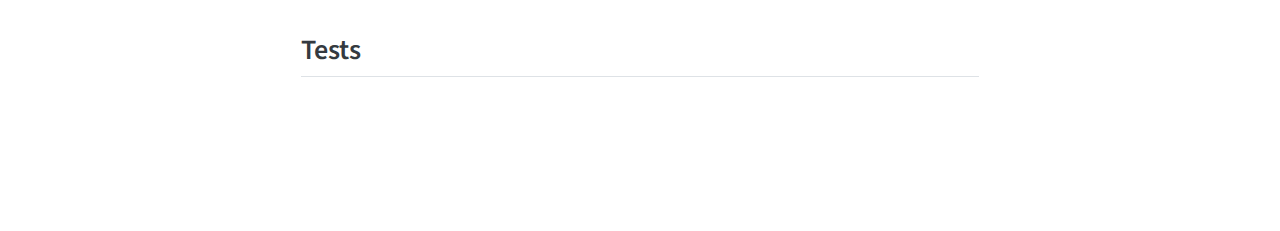
<file: learning_context.html>
<!DOCTYPE html>
<html xmlns="http://www.w3.org/1999/xhtml" lang="en" xml:lang="en"><head>

<meta charset="utf-8">
<meta name="generator" content="quarto-1.6.40">

<meta name="viewport" content="width=device-width, initial-scale=1.0, user-scalable=yes">

<meta name="description" content="Core module for managing learning context (memory -> LOs, prior cases, knowledge gaps, feedback preferences)">

<title>Learning Context – wardbuddy</title>
<style>
code{white-space: pre-wrap;}
span.smallcaps{font-variant: small-caps;}
div.columns{display: flex; gap: min(4vw, 1.5em);}
div.column{flex: auto; overflow-x: auto;}
div.hanging-indent{margin-left: 1.5em; text-indent: -1.5em;}
ul.task-list{list-style: none;}
ul.task-list li input[type="checkbox"] {
  width: 0.8em;
  margin: 0 0.8em 0.2em -1em; /* quarto-specific, see https://github.com/quarto-dev/quarto-cli/issues/4556 */ 
  vertical-align: middle;
}
</style>


<script src="site_libs/quarto-nav/quarto-nav.js"></script>
<script src="site_libs/quarto-nav/headroom.min.js"></script>
<script src="site_libs/clipboard/clipboard.min.js"></script>
<script src="site_libs/quarto-search/autocomplete.umd.js"></script>
<script src="site_libs/quarto-search/fuse.min.js"></script>
<script src="site_libs/quarto-search/quarto-search.js"></script>
<meta name="quarto:offset" content="./">
<script src="site_libs/quarto-html/quarto.js"></script>
<script src="site_libs/quarto-html/popper.min.js"></script>
<script src="site_libs/quarto-html/tippy.umd.min.js"></script>
<script src="site_libs/quarto-html/anchor.min.js"></script>
<link href="site_libs/quarto-html/tippy.css" rel="stylesheet">
<link href="site_libs/quarto-html/quarto-syntax-highlighting-549806ee2085284f45b00abea8c6df48.css" rel="stylesheet" id="quarto-text-highlighting-styles">
<script src="site_libs/bootstrap/bootstrap.min.js"></script>
<link href="site_libs/bootstrap/bootstrap-icons.css" rel="stylesheet">
<link href="site_libs/bootstrap/bootstrap-0652833b129a4aecb7d8777fd89a11f4.min.css" rel="stylesheet" append-hash="true" id="quarto-bootstrap" data-mode="light">
<script id="quarto-search-options" type="application/json">{
  "location": "navbar",
  "copy-button": false,
  "collapse-after": 3,
  "panel-placement": "end",
  "type": "overlay",
  "limit": 50,
  "keyboard-shortcut": [
    "f",
    "/",
    "s"
  ],
  "show-item-context": false,
  "language": {
    "search-no-results-text": "No results",
    "search-matching-documents-text": "matching documents",
    "search-copy-link-title": "Copy link to search",
    "search-hide-matches-text": "Hide additional matches",
    "search-more-match-text": "more match in this document",
    "search-more-matches-text": "more matches in this document",
    "search-clear-button-title": "Clear",
    "search-text-placeholder": "",
    "search-detached-cancel-button-title": "Cancel",
    "search-submit-button-title": "Submit",
    "search-label": "Search"
  }
}</script>


<link rel="stylesheet" href="styles.css">
<meta property="og:title" content="Learning Context – wardbuddy">
<meta property="og:description" content="Core module for managing learning context (memory -> LOs, prior cases, knowledge gaps, feedback preferences)">
<meta property="og:site_name" content="wardbuddy">
<meta name="twitter:title" content="Learning Context – wardbuddy">
<meta name="twitter:description" content="Core module for managing learning context (memory -> LOs, prior cases, knowledge gaps, feedback preferences)">
<meta name="twitter:card" content="summary">
</head>

<body class="nav-sidebar floating nav-fixed">

<div id="quarto-search-results"></div>
  <header id="quarto-header" class="headroom fixed-top">
    <nav class="navbar navbar-expand-lg " data-bs-theme="dark">
      <div class="navbar-container container-fluid">
      <div class="navbar-brand-container mx-auto">
    <a class="navbar-brand" href="./index.html">
    <span class="navbar-title">wardbuddy</span>
    </a>
  </div>
        <div class="quarto-navbar-tools tools-end">
</div>
          <div id="quarto-search" class="" title="Search"></div>
      </div> <!-- /container-fluid -->
    </nav>
  <nav class="quarto-secondary-nav">
    <div class="container-fluid d-flex">
      <button type="button" class="quarto-btn-toggle btn" data-bs-toggle="collapse" role="button" data-bs-target=".quarto-sidebar-collapse-item" aria-controls="quarto-sidebar" aria-expanded="false" aria-label="Toggle sidebar navigation" onclick="if (window.quartoToggleHeadroom) { window.quartoToggleHeadroom(); }">
        <i class="bi bi-layout-text-sidebar-reverse"></i>
      </button>
        <nav class="quarto-page-breadcrumbs" aria-label="breadcrumb"><ol class="breadcrumb"><li class="breadcrumb-item"><a href="./learning_context.html">Learning Context</a></li></ol></nav>
        <a class="flex-grow-1" role="navigation" data-bs-toggle="collapse" data-bs-target=".quarto-sidebar-collapse-item" aria-controls="quarto-sidebar" aria-expanded="false" aria-label="Toggle sidebar navigation" onclick="if (window.quartoToggleHeadroom) { window.quartoToggleHeadroom(); }">      
        </a>
    </div>
  </nav>
</header>
<!-- content -->
<div id="quarto-content" class="quarto-container page-columns page-rows-contents page-layout-article page-navbar">
<!-- sidebar -->
  <nav id="quarto-sidebar" class="sidebar collapse collapse-horizontal quarto-sidebar-collapse-item sidebar-navigation floating overflow-auto">
    <div class="sidebar-menu-container"> 
    <ul class="list-unstyled mt-1">
        <li class="sidebar-item">
  <div class="sidebar-item-container"> 
  <a href="./index.html" class="sidebar-item-text sidebar-link">
 <span class="menu-text">wardbuddy</span></a>
  </div>
</li>
        <li class="sidebar-item">
  <div class="sidebar-item-container"> 
  <a href="./learning_context.html" class="sidebar-item-text sidebar-link active">
 <span class="menu-text">Learning Context</span></a>
  </div>
</li>
        <li class="sidebar-item">
  <div class="sidebar-item-container"> 
  <a href="./clinical_tutor.html" class="sidebar-item-text sidebar-link">
 <span class="menu-text">Clinical Tutor</span></a>
  </div>
</li>
        <li class="sidebar-item">
  <div class="sidebar-item-container"> 
  <a href="./learning_interface.html" class="sidebar-item-text sidebar-link">
 <span class="menu-text">Learning Interface</span></a>
  </div>
</li>
        <li class="sidebar-item">
  <div class="sidebar-item-container"> 
  <a href="./utils.html" class="sidebar-item-text sidebar-link">
 <span class="menu-text">Utils</span></a>
  </div>
</li>
        <li class="sidebar-item">
  <div class="sidebar-item-container"> 
  <a href="./auth.html" class="sidebar-item-text sidebar-link">
 <span class="menu-text">User authentication and session management</span></a>
  </div>
</li>
        <li class="sidebar-item">
  <div class="sidebar-item-container"> 
  <a href="./main.html" class="sidebar-item-text sidebar-link">
 <span class="menu-text">main.html</span></a>
  </div>
</li>
    </ul>
    </div>
</nav>
<div id="quarto-sidebar-glass" class="quarto-sidebar-collapse-item" data-bs-toggle="collapse" data-bs-target=".quarto-sidebar-collapse-item"></div>
<!-- margin-sidebar -->
    <div id="quarto-margin-sidebar" class="sidebar margin-sidebar">
        <nav id="TOC" role="doc-toc" class="toc-active">
    <h2 id="toc-title">On this page</h2>
   
  <ul>
  <li><a href="#setup" id="toc-setup" class="nav-link active" data-scroll-target="#setup">Setup</a></li>
  <li><a href="#learning-context-management" id="toc-learning-context-management" class="nav-link" data-scroll-target="#learning-context-management">Learning Context Management</a>
  <ul class="collapse">
  <li><a href="#categoryprogress" id="toc-categoryprogress" class="nav-link" data-scroll-target="#categoryprogress">CategoryProgress</a></li>
  <li><a href="#smartgoal" id="toc-smartgoal" class="nav-link" data-scroll-target="#smartgoal">SmartGoal</a></li>
  <li><a href="#rotationcontext" id="toc-rotationcontext" class="nav-link" data-scroll-target="#rotationcontext">RotationContext</a></li>
  <li><a href="#learningcategory" id="toc-learningcategory" class="nav-link" data-scroll-target="#learningcategory">LearningCategory</a></li>
  <li><a href="#learningcontext" id="toc-learningcontext" class="nav-link" data-scroll-target="#learningcontext">LearningContext</a></li>
  </ul></li>
  <li><a href="#tests" id="toc-tests" class="nav-link" data-scroll-target="#tests">Tests</a></li>
  </ul>
<div class="toc-actions"><ul><li><a href="https://github.com/Dyadd/wardbuddy/issues/new" class="toc-action"><i class="bi bi-github"></i>Report an issue</a></li></ul></div><div class="quarto-alternate-formats"><h2>Other Formats</h2><ul><li><a href="learning_context.html.md"><i class="bi bi-file-code"></i>CommonMark</a></li></ul></div></nav>
    </div>
<!-- main -->
<main class="content" id="quarto-document-content">

<header id="title-block-header" class="quarto-title-block default">
<div class="quarto-title">
<h1 class="title">Learning Context</h1>
</div>

<div>
  <div class="description">
    Core module for managing learning context (memory -&gt; LOs, prior cases, knowledge gaps, feedback preferences)
  </div>
</div>


<div class="quarto-title-meta">

    
  
    
  </div>
  


</header>


<!-- WARNING: THIS FILE WAS AUTOGENERATED! DO NOT EDIT! -->
<section id="setup" class="level2">
<h2 class="anchored" data-anchor-id="setup">Setup</h2>
</section>
<section id="learning-context-management" class="level2">
<h2 class="anchored" data-anchor-id="learning-context-management">Learning Context Management</h2>
<blockquote class="blockquote">
<p>Core module for managing student learning context and history</p>
</blockquote>
<p>The system needs to track and handle student information for personalised education.</p>
<p>This module handles: * Tracking learning objectives * Managing case history * Monitoring knowledge gaps * Customizing feedback preferences</p>
<p>and finally: * Context persistence</p>
<hr>
<p><a href="https://github.com/Dyadd/wardbuddy/blob/main/wardbuddy/learning_context.py#L54" target="_blank" style="float:right; font-size:smaller">source</a></p>
<section id="categoryprogress" class="level3">
<h3 class="anchored" data-anchor-id="categoryprogress">CategoryProgress</h3>
<blockquote class="blockquote">
<pre><code> CategoryProgress (category:__main__.LearningCategory,
                   completed_goals:List[__main__.SmartGoal]=&lt;factory&gt;,
                   total_goals:int=0)</code></pre>
</blockquote>
<p><em>Progress tracking for a category</em></p>
<hr>
<p><a href="https://github.com/Dyadd/wardbuddy/blob/main/wardbuddy/learning_context.py#L38" target="_blank" style="float:right; font-size:smaller">source</a></p>
</section>
<section id="smartgoal" class="level3">
<h3 class="anchored" data-anchor-id="smartgoal">SmartGoal</h3>
<blockquote class="blockquote">
<pre><code> SmartGoal (id:str, category:__main__.LearningCategory,
            original_input:str, smart_version:str, specialty:str,
            setting:str, created_at:datetime.datetime,
            completed_at:Optional[datetime.datetime]=None)</code></pre>
</blockquote>
<p><em>SMART learning goal</em></p>
<hr>
<p><a href="https://github.com/Dyadd/wardbuddy/blob/main/wardbuddy/learning_context.py#L33" target="_blank" style="float:right; font-size:smaller">source</a></p>
</section>
<section id="rotationcontext" class="level3">
<h3 class="anchored" data-anchor-id="rotationcontext">RotationContext</h3>
<blockquote class="blockquote">
<pre><code> RotationContext (specialty:str, setting:str)</code></pre>
</blockquote>
<p><em>Clinical rotation context</em></p>
<hr>
<p><a href="https://github.com/Dyadd/wardbuddy/blob/main/wardbuddy/learning_context.py#L22" target="_blank" style="float:right; font-size:smaller">source</a></p>
</section>
<section id="learningcategory" class="level3">
<h3 class="anchored" data-anchor-id="learningcategory">LearningCategory</h3>
<blockquote class="blockquote">
<pre><code> LearningCategory (value, names=None, module=None, qualname=None,
                   type=None, start=1)</code></pre>
</blockquote>
<p><em>Main learning categories</em></p>
<hr>
<p><a href="https://github.com/Dyadd/wardbuddy/blob/main/wardbuddy/learning_context.py#L62" target="_blank" style="float:right; font-size:smaller">source</a></p>
</section>
<section id="learningcontext" class="level3">
<h3 class="anchored" data-anchor-id="learningcontext">LearningContext</h3>
<blockquote class="blockquote">
<pre><code> LearningContext (context_path:Optional[pathlib.Path]=None)</code></pre>
</blockquote>
<p>*Manages learning context and goal tracking.</p>
<p>This class handles: - Rotation context management - SMART goal tracking - Progress monitoring by category - Context persistence*</p>
</section>
</section>
<section id="tests" class="level2">
<h2 class="anchored" data-anchor-id="tests">Tests</h2>


</section>

</main> <!-- /main -->
<script id="quarto-html-after-body" type="application/javascript">
window.document.addEventListener("DOMContentLoaded", function (event) {
  const toggleBodyColorMode = (bsSheetEl) => {
    const mode = bsSheetEl.getAttribute("data-mode");
    const bodyEl = window.document.querySelector("body");
    if (mode === "dark") {
      bodyEl.classList.add("quarto-dark");
      bodyEl.classList.remove("quarto-light");
    } else {
      bodyEl.classList.add("quarto-light");
      bodyEl.classList.remove("quarto-dark");
    }
  }
  const toggleBodyColorPrimary = () => {
    const bsSheetEl = window.document.querySelector("link#quarto-bootstrap");
    if (bsSheetEl) {
      toggleBodyColorMode(bsSheetEl);
    }
  }
  toggleBodyColorPrimary();  
  const icon = "";
  const anchorJS = new window.AnchorJS();
  anchorJS.options = {
    placement: 'right',
    icon: icon
  };
  anchorJS.add('.anchored');
  const isCodeAnnotation = (el) => {
    for (const clz of el.classList) {
      if (clz.startsWith('code-annotation-')) {                     
        return true;
      }
    }
    return false;
  }
  const onCopySuccess = function(e) {
    // button target
    const button = e.trigger;
    // don't keep focus
    button.blur();
    // flash "checked"
    button.classList.add('code-copy-button-checked');
    var currentTitle = button.getAttribute("title");
    button.setAttribute("title", "Copied!");
    let tooltip;
    if (window.bootstrap) {
      button.setAttribute("data-bs-toggle", "tooltip");
      button.setAttribute("data-bs-placement", "left");
      button.setAttribute("data-bs-title", "Copied!");
      tooltip = new bootstrap.Tooltip(button, 
        { trigger: "manual", 
          customClass: "code-copy-button-tooltip",
          offset: [0, -8]});
      tooltip.show();    
    }
    setTimeout(function() {
      if (tooltip) {
        tooltip.hide();
        button.removeAttribute("data-bs-title");
        button.removeAttribute("data-bs-toggle");
        button.removeAttribute("data-bs-placement");
      }
      button.setAttribute("title", currentTitle);
      button.classList.remove('code-copy-button-checked');
    }, 1000);
    // clear code selection
    e.clearSelection();
  }
  const getTextToCopy = function(trigger) {
      const codeEl = trigger.previousElementSibling.cloneNode(true);
      for (const childEl of codeEl.children) {
        if (isCodeAnnotation(childEl)) {
          childEl.remove();
        }
      }
      return codeEl.innerText;
  }
  const clipboard = new window.ClipboardJS('.code-copy-button:not([data-in-quarto-modal])', {
    text: getTextToCopy
  });
  clipboard.on('success', onCopySuccess);
  if (window.document.getElementById('quarto-embedded-source-code-modal')) {
    const clipboardModal = new window.ClipboardJS('.code-copy-button[data-in-quarto-modal]', {
      text: getTextToCopy,
      container: window.document.getElementById('quarto-embedded-source-code-modal')
    });
    clipboardModal.on('success', onCopySuccess);
  }
    var localhostRegex = new RegExp(/^(?:http|https):\/\/localhost\:?[0-9]*\//);
    var mailtoRegex = new RegExp(/^mailto:/);
      var filterRegex = new RegExp("https:\/\/Dyadd\.github\.io\/wardbuddy");
    var isInternal = (href) => {
        return filterRegex.test(href) || localhostRegex.test(href) || mailtoRegex.test(href);
    }
    // Inspect non-navigation links and adorn them if external
 	var links = window.document.querySelectorAll('a[href]:not(.nav-link):not(.navbar-brand):not(.toc-action):not(.sidebar-link):not(.sidebar-item-toggle):not(.pagination-link):not(.no-external):not([aria-hidden]):not(.dropdown-item):not(.quarto-navigation-tool):not(.about-link)');
    for (var i=0; i<links.length; i++) {
      const link = links[i];
      if (!isInternal(link.href)) {
        // undo the damage that might have been done by quarto-nav.js in the case of
        // links that we want to consider external
        if (link.dataset.originalHref !== undefined) {
          link.href = link.dataset.originalHref;
        }
      }
    }
  function tippyHover(el, contentFn, onTriggerFn, onUntriggerFn) {
    const config = {
      allowHTML: true,
      maxWidth: 500,
      delay: 100,
      arrow: false,
      appendTo: function(el) {
          return el.parentElement;
      },
      interactive: true,
      interactiveBorder: 10,
      theme: 'quarto',
      placement: 'bottom-start',
    };
    if (contentFn) {
      config.content = contentFn;
    }
    if (onTriggerFn) {
      config.onTrigger = onTriggerFn;
    }
    if (onUntriggerFn) {
      config.onUntrigger = onUntriggerFn;
    }
    window.tippy(el, config); 
  }
  const noterefs = window.document.querySelectorAll('a[role="doc-noteref"]');
  for (var i=0; i<noterefs.length; i++) {
    const ref = noterefs[i];
    tippyHover(ref, function() {
      // use id or data attribute instead here
      let href = ref.getAttribute('data-footnote-href') || ref.getAttribute('href');
      try { href = new URL(href).hash; } catch {}
      const id = href.replace(/^#\/?/, "");
      const note = window.document.getElementById(id);
      if (note) {
        return note.innerHTML;
      } else {
        return "";
      }
    });
  }
  const xrefs = window.document.querySelectorAll('a.quarto-xref');
  const processXRef = (id, note) => {
    // Strip column container classes
    const stripColumnClz = (el) => {
      el.classList.remove("page-full", "page-columns");
      if (el.children) {
        for (const child of el.children) {
          stripColumnClz(child);
        }
      }
    }
    stripColumnClz(note)
    if (id === null || id.startsWith('sec-')) {
      // Special case sections, only their first couple elements
      const container = document.createElement("div");
      if (note.children && note.children.length > 2) {
        container.appendChild(note.children[0].cloneNode(true));
        for (let i = 1; i < note.children.length; i++) {
          const child = note.children[i];
          if (child.tagName === "P" && child.innerText === "") {
            continue;
          } else {
            container.appendChild(child.cloneNode(true));
            break;
          }
        }
        if (window.Quarto?.typesetMath) {
          window.Quarto.typesetMath(container);
        }
        return container.innerHTML
      } else {
        if (window.Quarto?.typesetMath) {
          window.Quarto.typesetMath(note);
        }
        return note.innerHTML;
      }
    } else {
      // Remove any anchor links if they are present
      const anchorLink = note.querySelector('a.anchorjs-link');
      if (anchorLink) {
        anchorLink.remove();
      }
      if (window.Quarto?.typesetMath) {
        window.Quarto.typesetMath(note);
      }
      if (note.classList.contains("callout")) {
        return note.outerHTML;
      } else {
        return note.innerHTML;
      }
    }
  }
  for (var i=0; i<xrefs.length; i++) {
    const xref = xrefs[i];
    tippyHover(xref, undefined, function(instance) {
      instance.disable();
      let url = xref.getAttribute('href');
      let hash = undefined; 
      if (url.startsWith('#')) {
        hash = url;
      } else {
        try { hash = new URL(url).hash; } catch {}
      }
      if (hash) {
        const id = hash.replace(/^#\/?/, "");
        const note = window.document.getElementById(id);
        if (note !== null) {
          try {
            const html = processXRef(id, note.cloneNode(true));
            instance.setContent(html);
          } finally {
            instance.enable();
            instance.show();
          }
        } else {
          // See if we can fetch this
          fetch(url.split('#')[0])
          .then(res => res.text())
          .then(html => {
            const parser = new DOMParser();
            const htmlDoc = parser.parseFromString(html, "text/html");
            const note = htmlDoc.getElementById(id);
            if (note !== null) {
              const html = processXRef(id, note);
              instance.setContent(html);
            } 
          }).finally(() => {
            instance.enable();
            instance.show();
          });
        }
      } else {
        // See if we can fetch a full url (with no hash to target)
        // This is a special case and we should probably do some content thinning / targeting
        fetch(url)
        .then(res => res.text())
        .then(html => {
          const parser = new DOMParser();
          const htmlDoc = parser.parseFromString(html, "text/html");
          const note = htmlDoc.querySelector('main.content');
          if (note !== null) {
            // This should only happen for chapter cross references
            // (since there is no id in the URL)
            // remove the first header
            if (note.children.length > 0 && note.children[0].tagName === "HEADER") {
              note.children[0].remove();
            }
            const html = processXRef(null, note);
            instance.setContent(html);
          } 
        }).finally(() => {
          instance.enable();
          instance.show();
        });
      }
    }, function(instance) {
    });
  }
      let selectedAnnoteEl;
      const selectorForAnnotation = ( cell, annotation) => {
        let cellAttr = 'data-code-cell="' + cell + '"';
        let lineAttr = 'data-code-annotation="' +  annotation + '"';
        const selector = 'span[' + cellAttr + '][' + lineAttr + ']';
        return selector;
      }
      const selectCodeLines = (annoteEl) => {
        const doc = window.document;
        const targetCell = annoteEl.getAttribute("data-target-cell");
        const targetAnnotation = annoteEl.getAttribute("data-target-annotation");
        const annoteSpan = window.document.querySelector(selectorForAnnotation(targetCell, targetAnnotation));
        const lines = annoteSpan.getAttribute("data-code-lines").split(",");
        const lineIds = lines.map((line) => {
          return targetCell + "-" + line;
        })
        let top = null;
        let height = null;
        let parent = null;
        if (lineIds.length > 0) {
            //compute the position of the single el (top and bottom and make a div)
            const el = window.document.getElementById(lineIds[0]);
            top = el.offsetTop;
            height = el.offsetHeight;
            parent = el.parentElement.parentElement;
          if (lineIds.length > 1) {
            const lastEl = window.document.getElementById(lineIds[lineIds.length - 1]);
            const bottom = lastEl.offsetTop + lastEl.offsetHeight;
            height = bottom - top;
          }
          if (top !== null && height !== null && parent !== null) {
            // cook up a div (if necessary) and position it 
            let div = window.document.getElementById("code-annotation-line-highlight");
            if (div === null) {
              div = window.document.createElement("div");
              div.setAttribute("id", "code-annotation-line-highlight");
              div.style.position = 'absolute';
              parent.appendChild(div);
            }
            div.style.top = top - 2 + "px";
            div.style.height = height + 4 + "px";
            div.style.left = 0;
            let gutterDiv = window.document.getElementById("code-annotation-line-highlight-gutter");
            if (gutterDiv === null) {
              gutterDiv = window.document.createElement("div");
              gutterDiv.setAttribute("id", "code-annotation-line-highlight-gutter");
              gutterDiv.style.position = 'absolute';
              const codeCell = window.document.getElementById(targetCell);
              const gutter = codeCell.querySelector('.code-annotation-gutter');
              gutter.appendChild(gutterDiv);
            }
            gutterDiv.style.top = top - 2 + "px";
            gutterDiv.style.height = height + 4 + "px";
          }
          selectedAnnoteEl = annoteEl;
        }
      };
      const unselectCodeLines = () => {
        const elementsIds = ["code-annotation-line-highlight", "code-annotation-line-highlight-gutter"];
        elementsIds.forEach((elId) => {
          const div = window.document.getElementById(elId);
          if (div) {
            div.remove();
          }
        });
        selectedAnnoteEl = undefined;
      };
        // Handle positioning of the toggle
    window.addEventListener(
      "resize",
      throttle(() => {
        elRect = undefined;
        if (selectedAnnoteEl) {
          selectCodeLines(selectedAnnoteEl);
        }
      }, 10)
    );
    function throttle(fn, ms) {
    let throttle = false;
    let timer;
      return (...args) => {
        if(!throttle) { // first call gets through
            fn.apply(this, args);
            throttle = true;
        } else { // all the others get throttled
            if(timer) clearTimeout(timer); // cancel #2
            timer = setTimeout(() => {
              fn.apply(this, args);
              timer = throttle = false;
            }, ms);
        }
      };
    }
      // Attach click handler to the DT
      const annoteDls = window.document.querySelectorAll('dt[data-target-cell]');
      for (const annoteDlNode of annoteDls) {
        annoteDlNode.addEventListener('click', (event) => {
          const clickedEl = event.target;
          if (clickedEl !== selectedAnnoteEl) {
            unselectCodeLines();
            const activeEl = window.document.querySelector('dt[data-target-cell].code-annotation-active');
            if (activeEl) {
              activeEl.classList.remove('code-annotation-active');
            }
            selectCodeLines(clickedEl);
            clickedEl.classList.add('code-annotation-active');
          } else {
            // Unselect the line
            unselectCodeLines();
            clickedEl.classList.remove('code-annotation-active');
          }
        });
      }
  const findCites = (el) => {
    const parentEl = el.parentElement;
    if (parentEl) {
      const cites = parentEl.dataset.cites;
      if (cites) {
        return {
          el,
          cites: cites.split(' ')
        };
      } else {
        return findCites(el.parentElement)
      }
    } else {
      return undefined;
    }
  };
  var bibliorefs = window.document.querySelectorAll('a[role="doc-biblioref"]');
  for (var i=0; i<bibliorefs.length; i++) {
    const ref = bibliorefs[i];
    const citeInfo = findCites(ref);
    if (citeInfo) {
      tippyHover(citeInfo.el, function() {
        var popup = window.document.createElement('div');
        citeInfo.cites.forEach(function(cite) {
          var citeDiv = window.document.createElement('div');
          citeDiv.classList.add('hanging-indent');
          citeDiv.classList.add('csl-entry');
          var biblioDiv = window.document.getElementById('ref-' + cite);
          if (biblioDiv) {
            citeDiv.innerHTML = biblioDiv.innerHTML;
          }
          popup.appendChild(citeDiv);
        });
        return popup.innerHTML;
      });
    }
  }
});
</script>
</div> <!-- /content -->




<footer class="footer"><div class="nav-footer"><div class="nav-footer-center"><div class="toc-actions d-sm-block d-md-none"><ul><li><a href="https://github.com/Dyadd/wardbuddy/issues/new" class="toc-action"><i class="bi bi-github"></i>Report an issue</a></li></ul></div></div></div></footer></body></html>
</file>
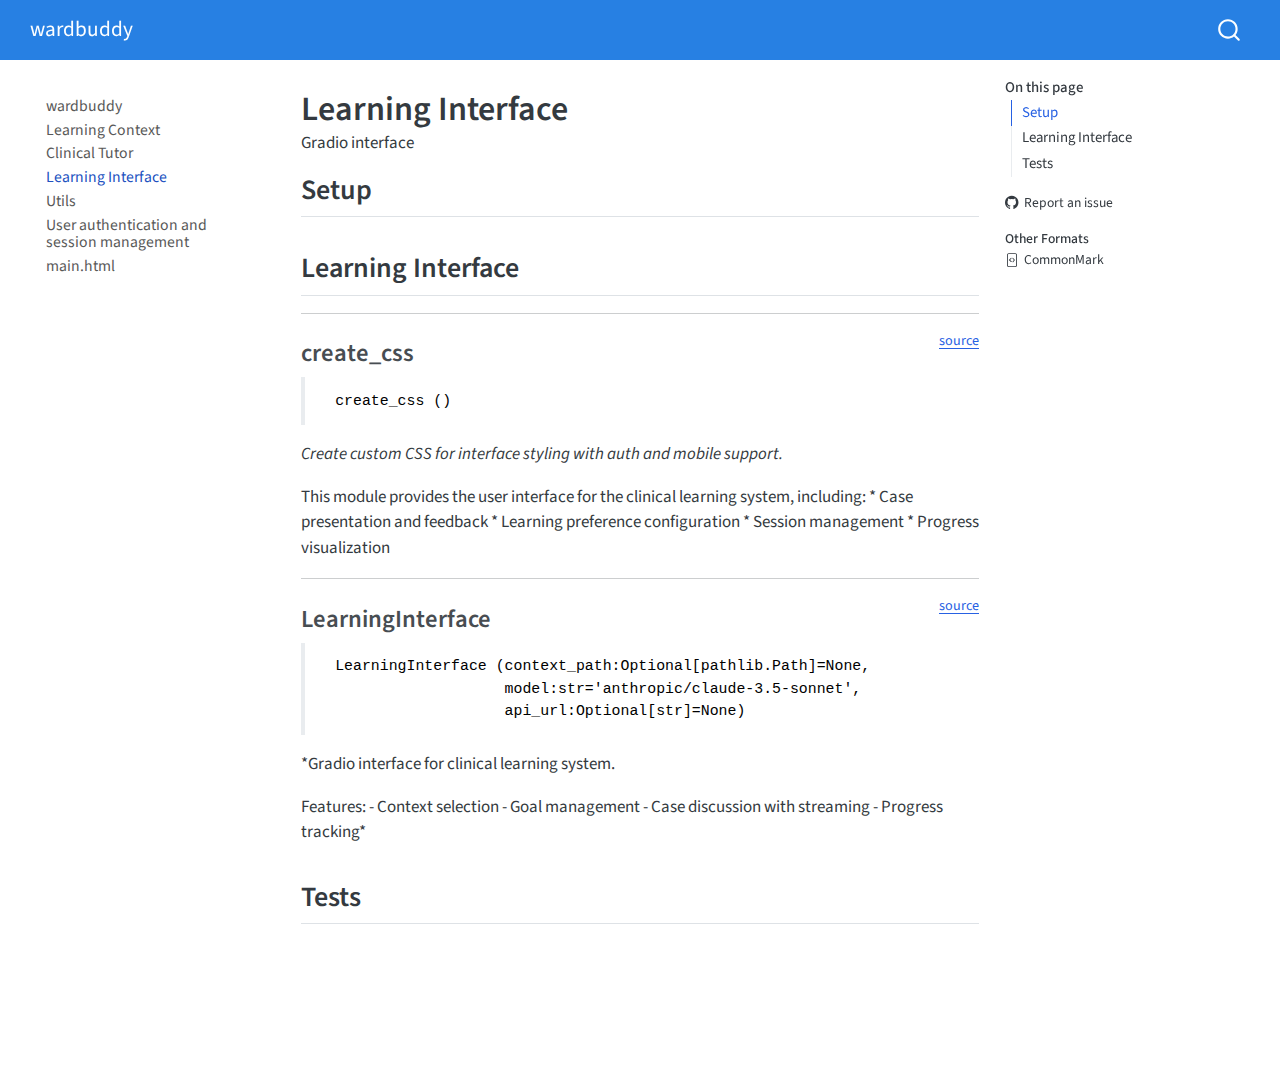
<file: learning_interface.html>
<!DOCTYPE html>
<html xmlns="http://www.w3.org/1999/xhtml" lang="en" xml:lang="en"><head>

<meta charset="utf-8">
<meta name="generator" content="quarto-1.6.40">

<meta name="viewport" content="width=device-width, initial-scale=1.0, user-scalable=yes">

<meta name="description" content="Gradio interface">

<title>Learning Interface – wardbuddy</title>
<style>
code{white-space: pre-wrap;}
span.smallcaps{font-variant: small-caps;}
div.columns{display: flex; gap: min(4vw, 1.5em);}
div.column{flex: auto; overflow-x: auto;}
div.hanging-indent{margin-left: 1.5em; text-indent: -1.5em;}
ul.task-list{list-style: none;}
ul.task-list li input[type="checkbox"] {
  width: 0.8em;
  margin: 0 0.8em 0.2em -1em; /* quarto-specific, see https://github.com/quarto-dev/quarto-cli/issues/4556 */ 
  vertical-align: middle;
}
</style>


<script src="site_libs/quarto-nav/quarto-nav.js"></script>
<script src="site_libs/quarto-nav/headroom.min.js"></script>
<script src="site_libs/clipboard/clipboard.min.js"></script>
<script src="site_libs/quarto-search/autocomplete.umd.js"></script>
<script src="site_libs/quarto-search/fuse.min.js"></script>
<script src="site_libs/quarto-search/quarto-search.js"></script>
<meta name="quarto:offset" content="./">
<script src="site_libs/quarto-html/quarto.js"></script>
<script src="site_libs/quarto-html/popper.min.js"></script>
<script src="site_libs/quarto-html/tippy.umd.min.js"></script>
<script src="site_libs/quarto-html/anchor.min.js"></script>
<link href="site_libs/quarto-html/tippy.css" rel="stylesheet">
<link href="site_libs/quarto-html/quarto-syntax-highlighting-549806ee2085284f45b00abea8c6df48.css" rel="stylesheet" id="quarto-text-highlighting-styles">
<script src="site_libs/bootstrap/bootstrap.min.js"></script>
<link href="site_libs/bootstrap/bootstrap-icons.css" rel="stylesheet">
<link href="site_libs/bootstrap/bootstrap-0652833b129a4aecb7d8777fd89a11f4.min.css" rel="stylesheet" append-hash="true" id="quarto-bootstrap" data-mode="light">
<script id="quarto-search-options" type="application/json">{
  "location": "navbar",
  "copy-button": false,
  "collapse-after": 3,
  "panel-placement": "end",
  "type": "overlay",
  "limit": 50,
  "keyboard-shortcut": [
    "f",
    "/",
    "s"
  ],
  "show-item-context": false,
  "language": {
    "search-no-results-text": "No results",
    "search-matching-documents-text": "matching documents",
    "search-copy-link-title": "Copy link to search",
    "search-hide-matches-text": "Hide additional matches",
    "search-more-match-text": "more match in this document",
    "search-more-matches-text": "more matches in this document",
    "search-clear-button-title": "Clear",
    "search-text-placeholder": "",
    "search-detached-cancel-button-title": "Cancel",
    "search-submit-button-title": "Submit",
    "search-label": "Search"
  }
}</script>


<link rel="stylesheet" href="styles.css">
<meta property="og:title" content="Learning Interface – wardbuddy">
<meta property="og:description" content="Gradio interface">
<meta property="og:site_name" content="wardbuddy">
<meta name="twitter:title" content="Learning Interface – wardbuddy">
<meta name="twitter:description" content="Gradio interface">
<meta name="twitter:card" content="summary">
</head>

<body class="nav-sidebar floating nav-fixed">

<div id="quarto-search-results"></div>
  <header id="quarto-header" class="headroom fixed-top">
    <nav class="navbar navbar-expand-lg " data-bs-theme="dark">
      <div class="navbar-container container-fluid">
      <div class="navbar-brand-container mx-auto">
    <a class="navbar-brand" href="./index.html">
    <span class="navbar-title">wardbuddy</span>
    </a>
  </div>
        <div class="quarto-navbar-tools tools-end">
</div>
          <div id="quarto-search" class="" title="Search"></div>
      </div> <!-- /container-fluid -->
    </nav>
  <nav class="quarto-secondary-nav">
    <div class="container-fluid d-flex">
      <button type="button" class="quarto-btn-toggle btn" data-bs-toggle="collapse" role="button" data-bs-target=".quarto-sidebar-collapse-item" aria-controls="quarto-sidebar" aria-expanded="false" aria-label="Toggle sidebar navigation" onclick="if (window.quartoToggleHeadroom) { window.quartoToggleHeadroom(); }">
        <i class="bi bi-layout-text-sidebar-reverse"></i>
      </button>
        <nav class="quarto-page-breadcrumbs" aria-label="breadcrumb"><ol class="breadcrumb"><li class="breadcrumb-item"><a href="./learning_interface.html">Learning Interface</a></li></ol></nav>
        <a class="flex-grow-1" role="navigation" data-bs-toggle="collapse" data-bs-target=".quarto-sidebar-collapse-item" aria-controls="quarto-sidebar" aria-expanded="false" aria-label="Toggle sidebar navigation" onclick="if (window.quartoToggleHeadroom) { window.quartoToggleHeadroom(); }">      
        </a>
    </div>
  </nav>
</header>
<!-- content -->
<div id="quarto-content" class="quarto-container page-columns page-rows-contents page-layout-article page-navbar">
<!-- sidebar -->
  <nav id="quarto-sidebar" class="sidebar collapse collapse-horizontal quarto-sidebar-collapse-item sidebar-navigation floating overflow-auto">
    <div class="sidebar-menu-container"> 
    <ul class="list-unstyled mt-1">
        <li class="sidebar-item">
  <div class="sidebar-item-container"> 
  <a href="./index.html" class="sidebar-item-text sidebar-link">
 <span class="menu-text">wardbuddy</span></a>
  </div>
</li>
        <li class="sidebar-item">
  <div class="sidebar-item-container"> 
  <a href="./learning_context.html" class="sidebar-item-text sidebar-link">
 <span class="menu-text">Learning Context</span></a>
  </div>
</li>
        <li class="sidebar-item">
  <div class="sidebar-item-container"> 
  <a href="./clinical_tutor.html" class="sidebar-item-text sidebar-link">
 <span class="menu-text">Clinical Tutor</span></a>
  </div>
</li>
        <li class="sidebar-item">
  <div class="sidebar-item-container"> 
  <a href="./learning_interface.html" class="sidebar-item-text sidebar-link active">
 <span class="menu-text">Learning Interface</span></a>
  </div>
</li>
        <li class="sidebar-item">
  <div class="sidebar-item-container"> 
  <a href="./utils.html" class="sidebar-item-text sidebar-link">
 <span class="menu-text">Utils</span></a>
  </div>
</li>
        <li class="sidebar-item">
  <div class="sidebar-item-container"> 
  <a href="./auth.html" class="sidebar-item-text sidebar-link">
 <span class="menu-text">User authentication and session management</span></a>
  </div>
</li>
        <li class="sidebar-item">
  <div class="sidebar-item-container"> 
  <a href="./main.html" class="sidebar-item-text sidebar-link">
 <span class="menu-text">main.html</span></a>
  </div>
</li>
    </ul>
    </div>
</nav>
<div id="quarto-sidebar-glass" class="quarto-sidebar-collapse-item" data-bs-toggle="collapse" data-bs-target=".quarto-sidebar-collapse-item"></div>
<!-- margin-sidebar -->
    <div id="quarto-margin-sidebar" class="sidebar margin-sidebar">
        <nav id="TOC" role="doc-toc" class="toc-active">
    <h2 id="toc-title">On this page</h2>
   
  <ul>
  <li><a href="#setup" id="toc-setup" class="nav-link active" data-scroll-target="#setup">Setup</a></li>
  <li><a href="#learning-interface" id="toc-learning-interface" class="nav-link" data-scroll-target="#learning-interface">Learning Interface</a>
  <ul class="collapse">
  <li><a href="#create_css" id="toc-create_css" class="nav-link" data-scroll-target="#create_css">create_css</a></li>
  <li><a href="#learninginterface" id="toc-learninginterface" class="nav-link" data-scroll-target="#learninginterface">LearningInterface</a></li>
  </ul></li>
  <li><a href="#tests" id="toc-tests" class="nav-link" data-scroll-target="#tests">Tests</a></li>
  </ul>
<div class="toc-actions"><ul><li><a href="https://github.com/Dyadd/wardbuddy/issues/new" class="toc-action"><i class="bi bi-github"></i>Report an issue</a></li></ul></div><div class="quarto-alternate-formats"><h2>Other Formats</h2><ul><li><a href="learning_interface.html.md"><i class="bi bi-file-code"></i>CommonMark</a></li></ul></div></nav>
    </div>
<!-- main -->
<main class="content" id="quarto-document-content">

<header id="title-block-header" class="quarto-title-block default">
<div class="quarto-title">
<h1 class="title">Learning Interface</h1>
</div>

<div>
  <div class="description">
    Gradio interface
  </div>
</div>


<div class="quarto-title-meta">

    
  
    
  </div>
  


</header>


<!-- WARNING: THIS FILE WAS AUTOGENERATED! DO NOT EDIT! -->
<section id="setup" class="level2">
<h2 class="anchored" data-anchor-id="setup">Setup</h2>
</section>
<section id="learning-interface" class="level2">
<h2 class="anchored" data-anchor-id="learning-interface">Learning Interface</h2>
<hr>
<p><a href="https://github.com/Dyadd/wardbuddy/blob/main/wardbuddy/learning_interface.py#L24" target="_blank" style="float:right; font-size:smaller">source</a></p>
<section id="create_css" class="level3">
<h3 class="anchored" data-anchor-id="create_css">create_css</h3>
<blockquote class="blockquote">
<pre><code> create_css ()</code></pre>
</blockquote>
<p><em>Create custom CSS for interface styling with auth and mobile support.</em></p>
<p>This module provides the user interface for the clinical learning system, including: * Case presentation and feedback * Learning preference configuration * Session management * Progress visualization</p>
<hr>
<p><a href="https://github.com/Dyadd/wardbuddy/blob/main/wardbuddy/learning_interface.py#L160" target="_blank" style="float:right; font-size:smaller">source</a></p>
</section>
<section id="learninginterface" class="level3">
<h3 class="anchored" data-anchor-id="learninginterface">LearningInterface</h3>
<blockquote class="blockquote">
<pre><code> LearningInterface (context_path:Optional[pathlib.Path]=None,
                    model:str='anthropic/claude-3.5-sonnet',
                    api_url:Optional[str]=None)</code></pre>
</blockquote>
<p>*Gradio interface for clinical learning system.</p>
<p>Features: - Context selection - Goal management - Case discussion with streaming - Progress tracking*</p>
</section>
</section>
<section id="tests" class="level2">
<h2 class="anchored" data-anchor-id="tests">Tests</h2>


</section>

</main> <!-- /main -->
<script id="quarto-html-after-body" type="application/javascript">
window.document.addEventListener("DOMContentLoaded", function (event) {
  const toggleBodyColorMode = (bsSheetEl) => {
    const mode = bsSheetEl.getAttribute("data-mode");
    const bodyEl = window.document.querySelector("body");
    if (mode === "dark") {
      bodyEl.classList.add("quarto-dark");
      bodyEl.classList.remove("quarto-light");
    } else {
      bodyEl.classList.add("quarto-light");
      bodyEl.classList.remove("quarto-dark");
    }
  }
  const toggleBodyColorPrimary = () => {
    const bsSheetEl = window.document.querySelector("link#quarto-bootstrap");
    if (bsSheetEl) {
      toggleBodyColorMode(bsSheetEl);
    }
  }
  toggleBodyColorPrimary();  
  const icon = "";
  const anchorJS = new window.AnchorJS();
  anchorJS.options = {
    placement: 'right',
    icon: icon
  };
  anchorJS.add('.anchored');
  const isCodeAnnotation = (el) => {
    for (const clz of el.classList) {
      if (clz.startsWith('code-annotation-')) {                     
        return true;
      }
    }
    return false;
  }
  const onCopySuccess = function(e) {
    // button target
    const button = e.trigger;
    // don't keep focus
    button.blur();
    // flash "checked"
    button.classList.add('code-copy-button-checked');
    var currentTitle = button.getAttribute("title");
    button.setAttribute("title", "Copied!");
    let tooltip;
    if (window.bootstrap) {
      button.setAttribute("data-bs-toggle", "tooltip");
      button.setAttribute("data-bs-placement", "left");
      button.setAttribute("data-bs-title", "Copied!");
      tooltip = new bootstrap.Tooltip(button, 
        { trigger: "manual", 
          customClass: "code-copy-button-tooltip",
          offset: [0, -8]});
      tooltip.show();    
    }
    setTimeout(function() {
      if (tooltip) {
        tooltip.hide();
        button.removeAttribute("data-bs-title");
        button.removeAttribute("data-bs-toggle");
        button.removeAttribute("data-bs-placement");
      }
      button.setAttribute("title", currentTitle);
      button.classList.remove('code-copy-button-checked');
    }, 1000);
    // clear code selection
    e.clearSelection();
  }
  const getTextToCopy = function(trigger) {
      const codeEl = trigger.previousElementSibling.cloneNode(true);
      for (const childEl of codeEl.children) {
        if (isCodeAnnotation(childEl)) {
          childEl.remove();
        }
      }
      return codeEl.innerText;
  }
  const clipboard = new window.ClipboardJS('.code-copy-button:not([data-in-quarto-modal])', {
    text: getTextToCopy
  });
  clipboard.on('success', onCopySuccess);
  if (window.document.getElementById('quarto-embedded-source-code-modal')) {
    const clipboardModal = new window.ClipboardJS('.code-copy-button[data-in-quarto-modal]', {
      text: getTextToCopy,
      container: window.document.getElementById('quarto-embedded-source-code-modal')
    });
    clipboardModal.on('success', onCopySuccess);
  }
    var localhostRegex = new RegExp(/^(?:http|https):\/\/localhost\:?[0-9]*\//);
    var mailtoRegex = new RegExp(/^mailto:/);
      var filterRegex = new RegExp("https:\/\/Dyadd\.github\.io\/wardbuddy");
    var isInternal = (href) => {
        return filterRegex.test(href) || localhostRegex.test(href) || mailtoRegex.test(href);
    }
    // Inspect non-navigation links and adorn them if external
 	var links = window.document.querySelectorAll('a[href]:not(.nav-link):not(.navbar-brand):not(.toc-action):not(.sidebar-link):not(.sidebar-item-toggle):not(.pagination-link):not(.no-external):not([aria-hidden]):not(.dropdown-item):not(.quarto-navigation-tool):not(.about-link)');
    for (var i=0; i<links.length; i++) {
      const link = links[i];
      if (!isInternal(link.href)) {
        // undo the damage that might have been done by quarto-nav.js in the case of
        // links that we want to consider external
        if (link.dataset.originalHref !== undefined) {
          link.href = link.dataset.originalHref;
        }
      }
    }
  function tippyHover(el, contentFn, onTriggerFn, onUntriggerFn) {
    const config = {
      allowHTML: true,
      maxWidth: 500,
      delay: 100,
      arrow: false,
      appendTo: function(el) {
          return el.parentElement;
      },
      interactive: true,
      interactiveBorder: 10,
      theme: 'quarto',
      placement: 'bottom-start',
    };
    if (contentFn) {
      config.content = contentFn;
    }
    if (onTriggerFn) {
      config.onTrigger = onTriggerFn;
    }
    if (onUntriggerFn) {
      config.onUntrigger = onUntriggerFn;
    }
    window.tippy(el, config); 
  }
  const noterefs = window.document.querySelectorAll('a[role="doc-noteref"]');
  for (var i=0; i<noterefs.length; i++) {
    const ref = noterefs[i];
    tippyHover(ref, function() {
      // use id or data attribute instead here
      let href = ref.getAttribute('data-footnote-href') || ref.getAttribute('href');
      try { href = new URL(href).hash; } catch {}
      const id = href.replace(/^#\/?/, "");
      const note = window.document.getElementById(id);
      if (note) {
        return note.innerHTML;
      } else {
        return "";
      }
    });
  }
  const xrefs = window.document.querySelectorAll('a.quarto-xref');
  const processXRef = (id, note) => {
    // Strip column container classes
    const stripColumnClz = (el) => {
      el.classList.remove("page-full", "page-columns");
      if (el.children) {
        for (const child of el.children) {
          stripColumnClz(child);
        }
      }
    }
    stripColumnClz(note)
    if (id === null || id.startsWith('sec-')) {
      // Special case sections, only their first couple elements
      const container = document.createElement("div");
      if (note.children && note.children.length > 2) {
        container.appendChild(note.children[0].cloneNode(true));
        for (let i = 1; i < note.children.length; i++) {
          const child = note.children[i];
          if (child.tagName === "P" && child.innerText === "") {
            continue;
          } else {
            container.appendChild(child.cloneNode(true));
            break;
          }
        }
        if (window.Quarto?.typesetMath) {
          window.Quarto.typesetMath(container);
        }
        return container.innerHTML
      } else {
        if (window.Quarto?.typesetMath) {
          window.Quarto.typesetMath(note);
        }
        return note.innerHTML;
      }
    } else {
      // Remove any anchor links if they are present
      const anchorLink = note.querySelector('a.anchorjs-link');
      if (anchorLink) {
        anchorLink.remove();
      }
      if (window.Quarto?.typesetMath) {
        window.Quarto.typesetMath(note);
      }
      if (note.classList.contains("callout")) {
        return note.outerHTML;
      } else {
        return note.innerHTML;
      }
    }
  }
  for (var i=0; i<xrefs.length; i++) {
    const xref = xrefs[i];
    tippyHover(xref, undefined, function(instance) {
      instance.disable();
      let url = xref.getAttribute('href');
      let hash = undefined; 
      if (url.startsWith('#')) {
        hash = url;
      } else {
        try { hash = new URL(url).hash; } catch {}
      }
      if (hash) {
        const id = hash.replace(/^#\/?/, "");
        const note = window.document.getElementById(id);
        if (note !== null) {
          try {
            const html = processXRef(id, note.cloneNode(true));
            instance.setContent(html);
          } finally {
            instance.enable();
            instance.show();
          }
        } else {
          // See if we can fetch this
          fetch(url.split('#')[0])
          .then(res => res.text())
          .then(html => {
            const parser = new DOMParser();
            const htmlDoc = parser.parseFromString(html, "text/html");
            const note = htmlDoc.getElementById(id);
            if (note !== null) {
              const html = processXRef(id, note);
              instance.setContent(html);
            } 
          }).finally(() => {
            instance.enable();
            instance.show();
          });
        }
      } else {
        // See if we can fetch a full url (with no hash to target)
        // This is a special case and we should probably do some content thinning / targeting
        fetch(url)
        .then(res => res.text())
        .then(html => {
          const parser = new DOMParser();
          const htmlDoc = parser.parseFromString(html, "text/html");
          const note = htmlDoc.querySelector('main.content');
          if (note !== null) {
            // This should only happen for chapter cross references
            // (since there is no id in the URL)
            // remove the first header
            if (note.children.length > 0 && note.children[0].tagName === "HEADER") {
              note.children[0].remove();
            }
            const html = processXRef(null, note);
            instance.setContent(html);
          } 
        }).finally(() => {
          instance.enable();
          instance.show();
        });
      }
    }, function(instance) {
    });
  }
      let selectedAnnoteEl;
      const selectorForAnnotation = ( cell, annotation) => {
        let cellAttr = 'data-code-cell="' + cell + '"';
        let lineAttr = 'data-code-annotation="' +  annotation + '"';
        const selector = 'span[' + cellAttr + '][' + lineAttr + ']';
        return selector;
      }
      const selectCodeLines = (annoteEl) => {
        const doc = window.document;
        const targetCell = annoteEl.getAttribute("data-target-cell");
        const targetAnnotation = annoteEl.getAttribute("data-target-annotation");
        const annoteSpan = window.document.querySelector(selectorForAnnotation(targetCell, targetAnnotation));
        const lines = annoteSpan.getAttribute("data-code-lines").split(",");
        const lineIds = lines.map((line) => {
          return targetCell + "-" + line;
        })
        let top = null;
        let height = null;
        let parent = null;
        if (lineIds.length > 0) {
            //compute the position of the single el (top and bottom and make a div)
            const el = window.document.getElementById(lineIds[0]);
            top = el.offsetTop;
            height = el.offsetHeight;
            parent = el.parentElement.parentElement;
          if (lineIds.length > 1) {
            const lastEl = window.document.getElementById(lineIds[lineIds.length - 1]);
            const bottom = lastEl.offsetTop + lastEl.offsetHeight;
            height = bottom - top;
          }
          if (top !== null && height !== null && parent !== null) {
            // cook up a div (if necessary) and position it 
            let div = window.document.getElementById("code-annotation-line-highlight");
            if (div === null) {
              div = window.document.createElement("div");
              div.setAttribute("id", "code-annotation-line-highlight");
              div.style.position = 'absolute';
              parent.appendChild(div);
            }
            div.style.top = top - 2 + "px";
            div.style.height = height + 4 + "px";
            div.style.left = 0;
            let gutterDiv = window.document.getElementById("code-annotation-line-highlight-gutter");
            if (gutterDiv === null) {
              gutterDiv = window.document.createElement("div");
              gutterDiv.setAttribute("id", "code-annotation-line-highlight-gutter");
              gutterDiv.style.position = 'absolute';
              const codeCell = window.document.getElementById(targetCell);
              const gutter = codeCell.querySelector('.code-annotation-gutter');
              gutter.appendChild(gutterDiv);
            }
            gutterDiv.style.top = top - 2 + "px";
            gutterDiv.style.height = height + 4 + "px";
          }
          selectedAnnoteEl = annoteEl;
        }
      };
      const unselectCodeLines = () => {
        const elementsIds = ["code-annotation-line-highlight", "code-annotation-line-highlight-gutter"];
        elementsIds.forEach((elId) => {
          const div = window.document.getElementById(elId);
          if (div) {
            div.remove();
          }
        });
        selectedAnnoteEl = undefined;
      };
        // Handle positioning of the toggle
    window.addEventListener(
      "resize",
      throttle(() => {
        elRect = undefined;
        if (selectedAnnoteEl) {
          selectCodeLines(selectedAnnoteEl);
        }
      }, 10)
    );
    function throttle(fn, ms) {
    let throttle = false;
    let timer;
      return (...args) => {
        if(!throttle) { // first call gets through
            fn.apply(this, args);
            throttle = true;
        } else { // all the others get throttled
            if(timer) clearTimeout(timer); // cancel #2
            timer = setTimeout(() => {
              fn.apply(this, args);
              timer = throttle = false;
            }, ms);
        }
      };
    }
      // Attach click handler to the DT
      const annoteDls = window.document.querySelectorAll('dt[data-target-cell]');
      for (const annoteDlNode of annoteDls) {
        annoteDlNode.addEventListener('click', (event) => {
          const clickedEl = event.target;
          if (clickedEl !== selectedAnnoteEl) {
            unselectCodeLines();
            const activeEl = window.document.querySelector('dt[data-target-cell].code-annotation-active');
            if (activeEl) {
              activeEl.classList.remove('code-annotation-active');
            }
            selectCodeLines(clickedEl);
            clickedEl.classList.add('code-annotation-active');
          } else {
            // Unselect the line
            unselectCodeLines();
            clickedEl.classList.remove('code-annotation-active');
          }
        });
      }
  const findCites = (el) => {
    const parentEl = el.parentElement;
    if (parentEl) {
      const cites = parentEl.dataset.cites;
      if (cites) {
        return {
          el,
          cites: cites.split(' ')
        };
      } else {
        return findCites(el.parentElement)
      }
    } else {
      return undefined;
    }
  };
  var bibliorefs = window.document.querySelectorAll('a[role="doc-biblioref"]');
  for (var i=0; i<bibliorefs.length; i++) {
    const ref = bibliorefs[i];
    const citeInfo = findCites(ref);
    if (citeInfo) {
      tippyHover(citeInfo.el, function() {
        var popup = window.document.createElement('div');
        citeInfo.cites.forEach(function(cite) {
          var citeDiv = window.document.createElement('div');
          citeDiv.classList.add('hanging-indent');
          citeDiv.classList.add('csl-entry');
          var biblioDiv = window.document.getElementById('ref-' + cite);
          if (biblioDiv) {
            citeDiv.innerHTML = biblioDiv.innerHTML;
          }
          popup.appendChild(citeDiv);
        });
        return popup.innerHTML;
      });
    }
  }
});
</script>
</div> <!-- /content -->




<footer class="footer"><div class="nav-footer"><div class="nav-footer-center"><div class="toc-actions d-sm-block d-md-none"><ul><li><a href="https://github.com/Dyadd/wardbuddy/issues/new" class="toc-action"><i class="bi bi-github"></i>Report an issue</a></li></ul></div></div></div></footer></body></html>
</file>
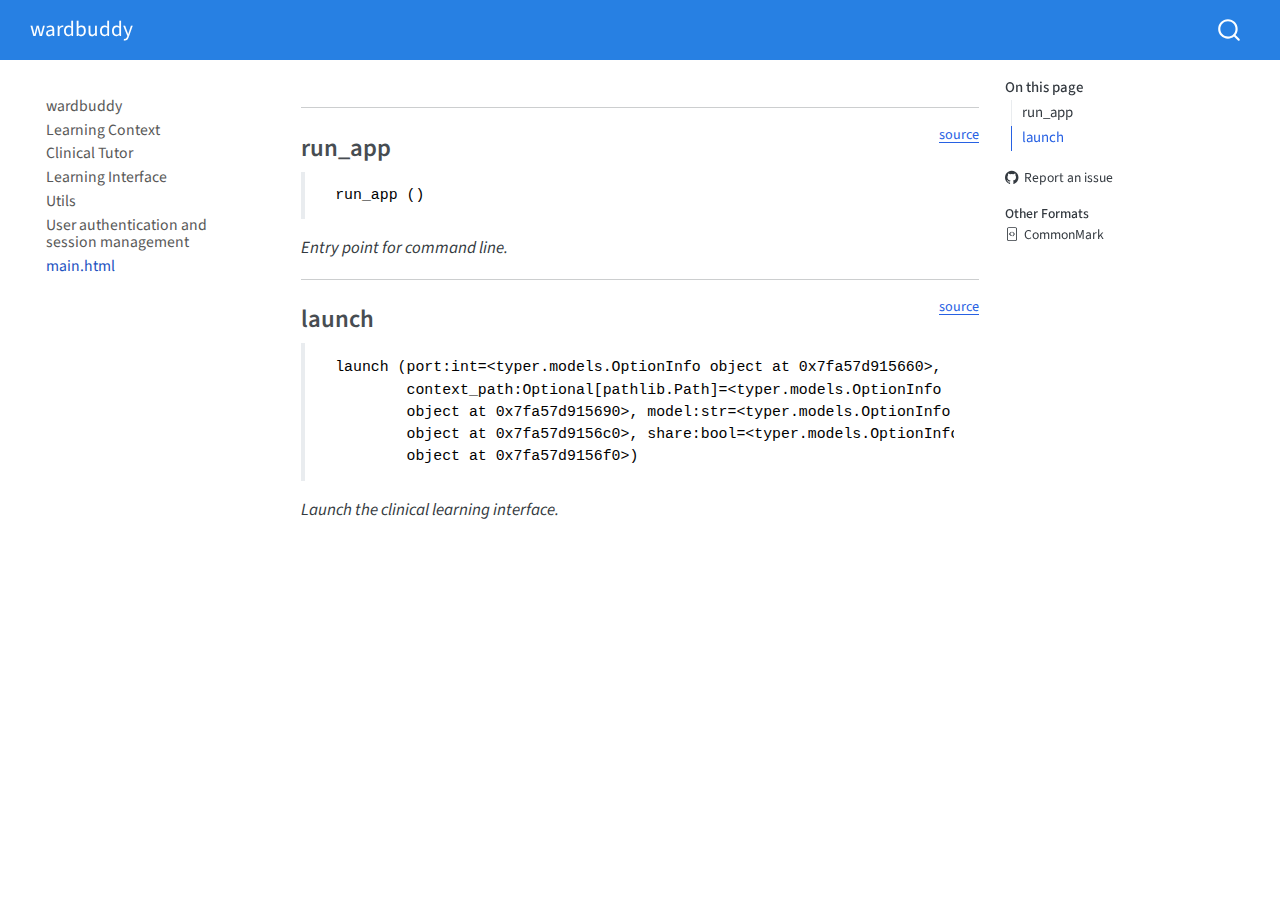
<file: main.html>
<!DOCTYPE html>
<html xmlns="http://www.w3.org/1999/xhtml" lang="en" xml:lang="en"><head>

<meta charset="utf-8">
<meta name="generator" content="quarto-1.6.40">

<meta name="viewport" content="width=device-width, initial-scale=1.0, user-scalable=yes">


<title>main – wardbuddy</title>
<style>
code{white-space: pre-wrap;}
span.smallcaps{font-variant: small-caps;}
div.columns{display: flex; gap: min(4vw, 1.5em);}
div.column{flex: auto; overflow-x: auto;}
div.hanging-indent{margin-left: 1.5em; text-indent: -1.5em;}
ul.task-list{list-style: none;}
ul.task-list li input[type="checkbox"] {
  width: 0.8em;
  margin: 0 0.8em 0.2em -1em; /* quarto-specific, see https://github.com/quarto-dev/quarto-cli/issues/4556 */ 
  vertical-align: middle;
}
</style>


<script src="site_libs/quarto-nav/quarto-nav.js"></script>
<script src="site_libs/quarto-nav/headroom.min.js"></script>
<script src="site_libs/clipboard/clipboard.min.js"></script>
<script src="site_libs/quarto-search/autocomplete.umd.js"></script>
<script src="site_libs/quarto-search/fuse.min.js"></script>
<script src="site_libs/quarto-search/quarto-search.js"></script>
<meta name="quarto:offset" content="./">
<script src="site_libs/quarto-html/quarto.js"></script>
<script src="site_libs/quarto-html/popper.min.js"></script>
<script src="site_libs/quarto-html/tippy.umd.min.js"></script>
<script src="site_libs/quarto-html/anchor.min.js"></script>
<link href="site_libs/quarto-html/tippy.css" rel="stylesheet">
<link href="site_libs/quarto-html/quarto-syntax-highlighting-549806ee2085284f45b00abea8c6df48.css" rel="stylesheet" id="quarto-text-highlighting-styles">
<script src="site_libs/bootstrap/bootstrap.min.js"></script>
<link href="site_libs/bootstrap/bootstrap-icons.css" rel="stylesheet">
<link href="site_libs/bootstrap/bootstrap-0652833b129a4aecb7d8777fd89a11f4.min.css" rel="stylesheet" append-hash="true" id="quarto-bootstrap" data-mode="light">
<script id="quarto-search-options" type="application/json">{
  "location": "navbar",
  "copy-button": false,
  "collapse-after": 3,
  "panel-placement": "end",
  "type": "overlay",
  "limit": 50,
  "keyboard-shortcut": [
    "f",
    "/",
    "s"
  ],
  "show-item-context": false,
  "language": {
    "search-no-results-text": "No results",
    "search-matching-documents-text": "matching documents",
    "search-copy-link-title": "Copy link to search",
    "search-hide-matches-text": "Hide additional matches",
    "search-more-match-text": "more match in this document",
    "search-more-matches-text": "more matches in this document",
    "search-clear-button-title": "Clear",
    "search-text-placeholder": "",
    "search-detached-cancel-button-title": "Cancel",
    "search-submit-button-title": "Submit",
    "search-label": "Search"
  }
}</script>


<link rel="stylesheet" href="styles.css">
<meta property="og:title" content="wardbuddy">
<meta property="og:description" content="Making placement learning fun and effective for medical students with a personalised AI system">
<meta property="og:site_name" content="wardbuddy">
<meta name="twitter:title" content="wardbuddy">
<meta name="twitter:description" content="Making placement learning fun and effective for medical students with a personalised AI system">
<meta name="twitter:card" content="summary">
</head>

<body class="nav-sidebar floating nav-fixed">

<div id="quarto-search-results"></div>
  <header id="quarto-header" class="headroom fixed-top">
    <nav class="navbar navbar-expand-lg " data-bs-theme="dark">
      <div class="navbar-container container-fluid">
      <div class="navbar-brand-container mx-auto">
    <a class="navbar-brand" href="./index.html">
    <span class="navbar-title">wardbuddy</span>
    </a>
  </div>
        <div class="quarto-navbar-tools tools-end">
</div>
          <div id="quarto-search" class="" title="Search"></div>
      </div> <!-- /container-fluid -->
    </nav>
  <nav class="quarto-secondary-nav">
    <div class="container-fluid d-flex">
      <button type="button" class="quarto-btn-toggle btn" data-bs-toggle="collapse" role="button" data-bs-target=".quarto-sidebar-collapse-item" aria-controls="quarto-sidebar" aria-expanded="false" aria-label="Toggle sidebar navigation" onclick="if (window.quartoToggleHeadroom) { window.quartoToggleHeadroom(); }">
        <i class="bi bi-layout-text-sidebar-reverse"></i>
      </button>
        <nav class="quarto-page-breadcrumbs" aria-label="breadcrumb"><ol class="breadcrumb"><li class="breadcrumb-item"><a href="./main.html">main.html</a></li></ol></nav>
        <a class="flex-grow-1" role="navigation" data-bs-toggle="collapse" data-bs-target=".quarto-sidebar-collapse-item" aria-controls="quarto-sidebar" aria-expanded="false" aria-label="Toggle sidebar navigation" onclick="if (window.quartoToggleHeadroom) { window.quartoToggleHeadroom(); }">      
        </a>
    </div>
  </nav>
</header>
<!-- content -->
<div id="quarto-content" class="quarto-container page-columns page-rows-contents page-layout-article page-navbar">
<!-- sidebar -->
  <nav id="quarto-sidebar" class="sidebar collapse collapse-horizontal quarto-sidebar-collapse-item sidebar-navigation floating overflow-auto">
    <div class="sidebar-menu-container"> 
    <ul class="list-unstyled mt-1">
        <li class="sidebar-item">
  <div class="sidebar-item-container"> 
  <a href="./index.html" class="sidebar-item-text sidebar-link">
 <span class="menu-text">wardbuddy</span></a>
  </div>
</li>
        <li class="sidebar-item">
  <div class="sidebar-item-container"> 
  <a href="./learning_context.html" class="sidebar-item-text sidebar-link">
 <span class="menu-text">Learning Context</span></a>
  </div>
</li>
        <li class="sidebar-item">
  <div class="sidebar-item-container"> 
  <a href="./clinical_tutor.html" class="sidebar-item-text sidebar-link">
 <span class="menu-text">Clinical Tutor</span></a>
  </div>
</li>
        <li class="sidebar-item">
  <div class="sidebar-item-container"> 
  <a href="./learning_interface.html" class="sidebar-item-text sidebar-link">
 <span class="menu-text">Learning Interface</span></a>
  </div>
</li>
        <li class="sidebar-item">
  <div class="sidebar-item-container"> 
  <a href="./utils.html" class="sidebar-item-text sidebar-link">
 <span class="menu-text">Utils</span></a>
  </div>
</li>
        <li class="sidebar-item">
  <div class="sidebar-item-container"> 
  <a href="./auth.html" class="sidebar-item-text sidebar-link">
 <span class="menu-text">User authentication and session management</span></a>
  </div>
</li>
        <li class="sidebar-item">
  <div class="sidebar-item-container"> 
  <a href="./main.html" class="sidebar-item-text sidebar-link active">
 <span class="menu-text">main.html</span></a>
  </div>
</li>
    </ul>
    </div>
</nav>
<div id="quarto-sidebar-glass" class="quarto-sidebar-collapse-item" data-bs-toggle="collapse" data-bs-target=".quarto-sidebar-collapse-item"></div>
<!-- margin-sidebar -->
    <div id="quarto-margin-sidebar" class="sidebar margin-sidebar">
        <nav id="TOC" role="doc-toc" class="toc-active">
    <h2 id="toc-title">On this page</h2>
   
  <ul>
  <li><a href="#run_app" id="toc-run_app" class="nav-link active" data-scroll-target="#run_app">run_app</a></li>
  <li><a href="#launch" id="toc-launch" class="nav-link" data-scroll-target="#launch">launch</a></li>
  </ul>
<div class="toc-actions"><ul><li><a href="https://github.com/Dyadd/wardbuddy/issues/new" class="toc-action"><i class="bi bi-github"></i>Report an issue</a></li></ul></div><div class="quarto-alternate-formats"><h2>Other Formats</h2><ul><li><a href="main.md"><i class="bi bi-file-code"></i>CommonMark</a></li></ul></div></nav>
    </div>
<!-- main -->
<main class="content" id="quarto-document-content"><header id="title-block-header" class="quarto-title-block"></header>




<!-- WARNING: THIS FILE WAS AUTOGENERATED! DO NOT EDIT! -->
<hr>
<p><a href="https://github.com/Dyadd/wardbuddy/blob/main/wardbuddy/main.py#L58" target="_blank" style="float:right; font-size:smaller">source</a></p>
<section id="run_app" class="level3">
<h3 class="anchored" data-anchor-id="run_app">run_app</h3>
<blockquote class="blockquote">
<pre><code> run_app ()</code></pre>
</blockquote>
<p><em>Entry point for command line.</em></p>
<hr>
<p><a href="https://github.com/Dyadd/wardbuddy/blob/main/wardbuddy/main.py#L23" target="_blank" style="float:right; font-size:smaller">source</a></p>
</section>
<section id="launch" class="level3">
<h3 class="anchored" data-anchor-id="launch">launch</h3>
<blockquote class="blockquote">
<pre><code> launch (port:int=&lt;typer.models.OptionInfo object at 0x7fa57d915660&gt;,
         context_path:Optional[pathlib.Path]=&lt;typer.models.OptionInfo
         object at 0x7fa57d915690&gt;, model:str=&lt;typer.models.OptionInfo
         object at 0x7fa57d9156c0&gt;, share:bool=&lt;typer.models.OptionInfo
         object at 0x7fa57d9156f0&gt;)</code></pre>
</blockquote>
<p><em>Launch the clinical learning interface.</em></p>


</section>

</main> <!-- /main -->
<script id="quarto-html-after-body" type="application/javascript">
window.document.addEventListener("DOMContentLoaded", function (event) {
  const toggleBodyColorMode = (bsSheetEl) => {
    const mode = bsSheetEl.getAttribute("data-mode");
    const bodyEl = window.document.querySelector("body");
    if (mode === "dark") {
      bodyEl.classList.add("quarto-dark");
      bodyEl.classList.remove("quarto-light");
    } else {
      bodyEl.classList.add("quarto-light");
      bodyEl.classList.remove("quarto-dark");
    }
  }
  const toggleBodyColorPrimary = () => {
    const bsSheetEl = window.document.querySelector("link#quarto-bootstrap");
    if (bsSheetEl) {
      toggleBodyColorMode(bsSheetEl);
    }
  }
  toggleBodyColorPrimary();  
  const icon = "";
  const anchorJS = new window.AnchorJS();
  anchorJS.options = {
    placement: 'right',
    icon: icon
  };
  anchorJS.add('.anchored');
  const isCodeAnnotation = (el) => {
    for (const clz of el.classList) {
      if (clz.startsWith('code-annotation-')) {                     
        return true;
      }
    }
    return false;
  }
  const onCopySuccess = function(e) {
    // button target
    const button = e.trigger;
    // don't keep focus
    button.blur();
    // flash "checked"
    button.classList.add('code-copy-button-checked');
    var currentTitle = button.getAttribute("title");
    button.setAttribute("title", "Copied!");
    let tooltip;
    if (window.bootstrap) {
      button.setAttribute("data-bs-toggle", "tooltip");
      button.setAttribute("data-bs-placement", "left");
      button.setAttribute("data-bs-title", "Copied!");
      tooltip = new bootstrap.Tooltip(button, 
        { trigger: "manual", 
          customClass: "code-copy-button-tooltip",
          offset: [0, -8]});
      tooltip.show();    
    }
    setTimeout(function() {
      if (tooltip) {
        tooltip.hide();
        button.removeAttribute("data-bs-title");
        button.removeAttribute("data-bs-toggle");
        button.removeAttribute("data-bs-placement");
      }
      button.setAttribute("title", currentTitle);
      button.classList.remove('code-copy-button-checked');
    }, 1000);
    // clear code selection
    e.clearSelection();
  }
  const getTextToCopy = function(trigger) {
      const codeEl = trigger.previousElementSibling.cloneNode(true);
      for (const childEl of codeEl.children) {
        if (isCodeAnnotation(childEl)) {
          childEl.remove();
        }
      }
      return codeEl.innerText;
  }
  const clipboard = new window.ClipboardJS('.code-copy-button:not([data-in-quarto-modal])', {
    text: getTextToCopy
  });
  clipboard.on('success', onCopySuccess);
  if (window.document.getElementById('quarto-embedded-source-code-modal')) {
    const clipboardModal = new window.ClipboardJS('.code-copy-button[data-in-quarto-modal]', {
      text: getTextToCopy,
      container: window.document.getElementById('quarto-embedded-source-code-modal')
    });
    clipboardModal.on('success', onCopySuccess);
  }
    var localhostRegex = new RegExp(/^(?:http|https):\/\/localhost\:?[0-9]*\//);
    var mailtoRegex = new RegExp(/^mailto:/);
      var filterRegex = new RegExp("https:\/\/Dyadd\.github\.io\/wardbuddy");
    var isInternal = (href) => {
        return filterRegex.test(href) || localhostRegex.test(href) || mailtoRegex.test(href);
    }
    // Inspect non-navigation links and adorn them if external
 	var links = window.document.querySelectorAll('a[href]:not(.nav-link):not(.navbar-brand):not(.toc-action):not(.sidebar-link):not(.sidebar-item-toggle):not(.pagination-link):not(.no-external):not([aria-hidden]):not(.dropdown-item):not(.quarto-navigation-tool):not(.about-link)');
    for (var i=0; i<links.length; i++) {
      const link = links[i];
      if (!isInternal(link.href)) {
        // undo the damage that might have been done by quarto-nav.js in the case of
        // links that we want to consider external
        if (link.dataset.originalHref !== undefined) {
          link.href = link.dataset.originalHref;
        }
      }
    }
  function tippyHover(el, contentFn, onTriggerFn, onUntriggerFn) {
    const config = {
      allowHTML: true,
      maxWidth: 500,
      delay: 100,
      arrow: false,
      appendTo: function(el) {
          return el.parentElement;
      },
      interactive: true,
      interactiveBorder: 10,
      theme: 'quarto',
      placement: 'bottom-start',
    };
    if (contentFn) {
      config.content = contentFn;
    }
    if (onTriggerFn) {
      config.onTrigger = onTriggerFn;
    }
    if (onUntriggerFn) {
      config.onUntrigger = onUntriggerFn;
    }
    window.tippy(el, config); 
  }
  const noterefs = window.document.querySelectorAll('a[role="doc-noteref"]');
  for (var i=0; i<noterefs.length; i++) {
    const ref = noterefs[i];
    tippyHover(ref, function() {
      // use id or data attribute instead here
      let href = ref.getAttribute('data-footnote-href') || ref.getAttribute('href');
      try { href = new URL(href).hash; } catch {}
      const id = href.replace(/^#\/?/, "");
      const note = window.document.getElementById(id);
      if (note) {
        return note.innerHTML;
      } else {
        return "";
      }
    });
  }
  const xrefs = window.document.querySelectorAll('a.quarto-xref');
  const processXRef = (id, note) => {
    // Strip column container classes
    const stripColumnClz = (el) => {
      el.classList.remove("page-full", "page-columns");
      if (el.children) {
        for (const child of el.children) {
          stripColumnClz(child);
        }
      }
    }
    stripColumnClz(note)
    if (id === null || id.startsWith('sec-')) {
      // Special case sections, only their first couple elements
      const container = document.createElement("div");
      if (note.children && note.children.length > 2) {
        container.appendChild(note.children[0].cloneNode(true));
        for (let i = 1; i < note.children.length; i++) {
          const child = note.children[i];
          if (child.tagName === "P" && child.innerText === "") {
            continue;
          } else {
            container.appendChild(child.cloneNode(true));
            break;
          }
        }
        if (window.Quarto?.typesetMath) {
          window.Quarto.typesetMath(container);
        }
        return container.innerHTML
      } else {
        if (window.Quarto?.typesetMath) {
          window.Quarto.typesetMath(note);
        }
        return note.innerHTML;
      }
    } else {
      // Remove any anchor links if they are present
      const anchorLink = note.querySelector('a.anchorjs-link');
      if (anchorLink) {
        anchorLink.remove();
      }
      if (window.Quarto?.typesetMath) {
        window.Quarto.typesetMath(note);
      }
      if (note.classList.contains("callout")) {
        return note.outerHTML;
      } else {
        return note.innerHTML;
      }
    }
  }
  for (var i=0; i<xrefs.length; i++) {
    const xref = xrefs[i];
    tippyHover(xref, undefined, function(instance) {
      instance.disable();
      let url = xref.getAttribute('href');
      let hash = undefined; 
      if (url.startsWith('#')) {
        hash = url;
      } else {
        try { hash = new URL(url).hash; } catch {}
      }
      if (hash) {
        const id = hash.replace(/^#\/?/, "");
        const note = window.document.getElementById(id);
        if (note !== null) {
          try {
            const html = processXRef(id, note.cloneNode(true));
            instance.setContent(html);
          } finally {
            instance.enable();
            instance.show();
          }
        } else {
          // See if we can fetch this
          fetch(url.split('#')[0])
          .then(res => res.text())
          .then(html => {
            const parser = new DOMParser();
            const htmlDoc = parser.parseFromString(html, "text/html");
            const note = htmlDoc.getElementById(id);
            if (note !== null) {
              const html = processXRef(id, note);
              instance.setContent(html);
            } 
          }).finally(() => {
            instance.enable();
            instance.show();
          });
        }
      } else {
        // See if we can fetch a full url (with no hash to target)
        // This is a special case and we should probably do some content thinning / targeting
        fetch(url)
        .then(res => res.text())
        .then(html => {
          const parser = new DOMParser();
          const htmlDoc = parser.parseFromString(html, "text/html");
          const note = htmlDoc.querySelector('main.content');
          if (note !== null) {
            // This should only happen for chapter cross references
            // (since there is no id in the URL)
            // remove the first header
            if (note.children.length > 0 && note.children[0].tagName === "HEADER") {
              note.children[0].remove();
            }
            const html = processXRef(null, note);
            instance.setContent(html);
          } 
        }).finally(() => {
          instance.enable();
          instance.show();
        });
      }
    }, function(instance) {
    });
  }
      let selectedAnnoteEl;
      const selectorForAnnotation = ( cell, annotation) => {
        let cellAttr = 'data-code-cell="' + cell + '"';
        let lineAttr = 'data-code-annotation="' +  annotation + '"';
        const selector = 'span[' + cellAttr + '][' + lineAttr + ']';
        return selector;
      }
      const selectCodeLines = (annoteEl) => {
        const doc = window.document;
        const targetCell = annoteEl.getAttribute("data-target-cell");
        const targetAnnotation = annoteEl.getAttribute("data-target-annotation");
        const annoteSpan = window.document.querySelector(selectorForAnnotation(targetCell, targetAnnotation));
        const lines = annoteSpan.getAttribute("data-code-lines").split(",");
        const lineIds = lines.map((line) => {
          return targetCell + "-" + line;
        })
        let top = null;
        let height = null;
        let parent = null;
        if (lineIds.length > 0) {
            //compute the position of the single el (top and bottom and make a div)
            const el = window.document.getElementById(lineIds[0]);
            top = el.offsetTop;
            height = el.offsetHeight;
            parent = el.parentElement.parentElement;
          if (lineIds.length > 1) {
            const lastEl = window.document.getElementById(lineIds[lineIds.length - 1]);
            const bottom = lastEl.offsetTop + lastEl.offsetHeight;
            height = bottom - top;
          }
          if (top !== null && height !== null && parent !== null) {
            // cook up a div (if necessary) and position it 
            let div = window.document.getElementById("code-annotation-line-highlight");
            if (div === null) {
              div = window.document.createElement("div");
              div.setAttribute("id", "code-annotation-line-highlight");
              div.style.position = 'absolute';
              parent.appendChild(div);
            }
            div.style.top = top - 2 + "px";
            div.style.height = height + 4 + "px";
            div.style.left = 0;
            let gutterDiv = window.document.getElementById("code-annotation-line-highlight-gutter");
            if (gutterDiv === null) {
              gutterDiv = window.document.createElement("div");
              gutterDiv.setAttribute("id", "code-annotation-line-highlight-gutter");
              gutterDiv.style.position = 'absolute';
              const codeCell = window.document.getElementById(targetCell);
              const gutter = codeCell.querySelector('.code-annotation-gutter');
              gutter.appendChild(gutterDiv);
            }
            gutterDiv.style.top = top - 2 + "px";
            gutterDiv.style.height = height + 4 + "px";
          }
          selectedAnnoteEl = annoteEl;
        }
      };
      const unselectCodeLines = () => {
        const elementsIds = ["code-annotation-line-highlight", "code-annotation-line-highlight-gutter"];
        elementsIds.forEach((elId) => {
          const div = window.document.getElementById(elId);
          if (div) {
            div.remove();
          }
        });
        selectedAnnoteEl = undefined;
      };
        // Handle positioning of the toggle
    window.addEventListener(
      "resize",
      throttle(() => {
        elRect = undefined;
        if (selectedAnnoteEl) {
          selectCodeLines(selectedAnnoteEl);
        }
      }, 10)
    );
    function throttle(fn, ms) {
    let throttle = false;
    let timer;
      return (...args) => {
        if(!throttle) { // first call gets through
            fn.apply(this, args);
            throttle = true;
        } else { // all the others get throttled
            if(timer) clearTimeout(timer); // cancel #2
            timer = setTimeout(() => {
              fn.apply(this, args);
              timer = throttle = false;
            }, ms);
        }
      };
    }
      // Attach click handler to the DT
      const annoteDls = window.document.querySelectorAll('dt[data-target-cell]');
      for (const annoteDlNode of annoteDls) {
        annoteDlNode.addEventListener('click', (event) => {
          const clickedEl = event.target;
          if (clickedEl !== selectedAnnoteEl) {
            unselectCodeLines();
            const activeEl = window.document.querySelector('dt[data-target-cell].code-annotation-active');
            if (activeEl) {
              activeEl.classList.remove('code-annotation-active');
            }
            selectCodeLines(clickedEl);
            clickedEl.classList.add('code-annotation-active');
          } else {
            // Unselect the line
            unselectCodeLines();
            clickedEl.classList.remove('code-annotation-active');
          }
        });
      }
  const findCites = (el) => {
    const parentEl = el.parentElement;
    if (parentEl) {
      const cites = parentEl.dataset.cites;
      if (cites) {
        return {
          el,
          cites: cites.split(' ')
        };
      } else {
        return findCites(el.parentElement)
      }
    } else {
      return undefined;
    }
  };
  var bibliorefs = window.document.querySelectorAll('a[role="doc-biblioref"]');
  for (var i=0; i<bibliorefs.length; i++) {
    const ref = bibliorefs[i];
    const citeInfo = findCites(ref);
    if (citeInfo) {
      tippyHover(citeInfo.el, function() {
        var popup = window.document.createElement('div');
        citeInfo.cites.forEach(function(cite) {
          var citeDiv = window.document.createElement('div');
          citeDiv.classList.add('hanging-indent');
          citeDiv.classList.add('csl-entry');
          var biblioDiv = window.document.getElementById('ref-' + cite);
          if (biblioDiv) {
            citeDiv.innerHTML = biblioDiv.innerHTML;
          }
          popup.appendChild(citeDiv);
        });
        return popup.innerHTML;
      });
    }
  }
});
</script>
</div> <!-- /content -->




<footer class="footer"><div class="nav-footer"><div class="nav-footer-center"><div class="toc-actions d-sm-block d-md-none"><ul><li><a href="https://github.com/Dyadd/wardbuddy/issues/new" class="toc-action"><i class="bi bi-github"></i>Report an issue</a></li></ul></div></div></div></footer></body></html>
</file>
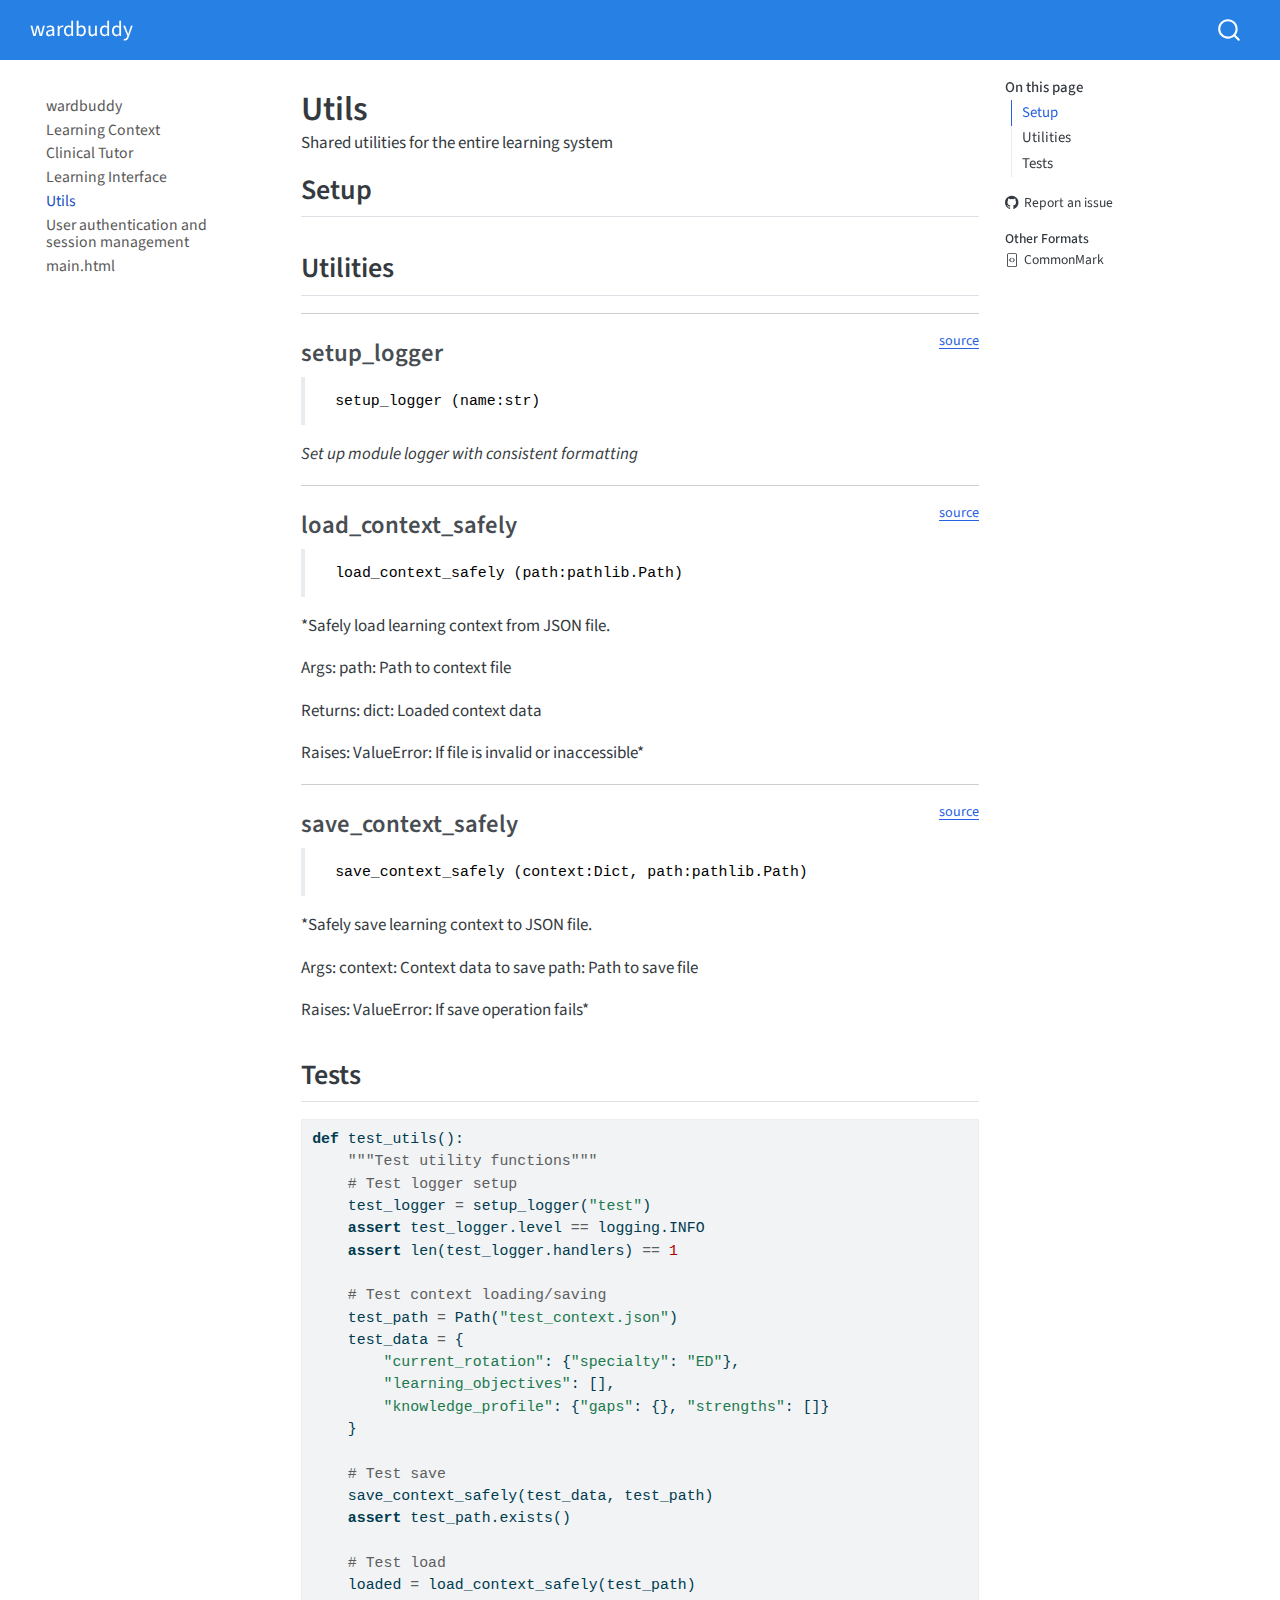
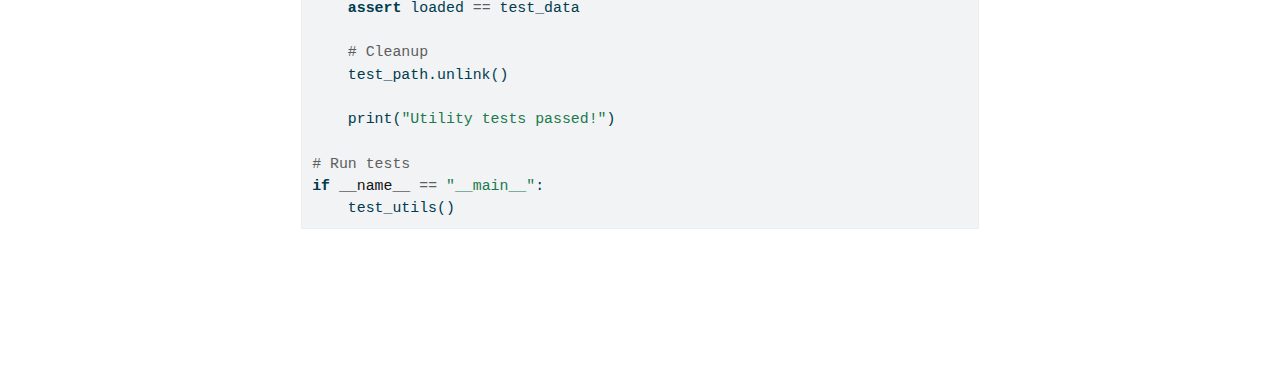
<file: utils.html>
<!DOCTYPE html>
<html xmlns="http://www.w3.org/1999/xhtml" lang="en" xml:lang="en"><head>

<meta charset="utf-8">
<meta name="generator" content="quarto-1.6.40">

<meta name="viewport" content="width=device-width, initial-scale=1.0, user-scalable=yes">

<meta name="description" content="Shared utilities for the entire learning system">

<title>Utils – wardbuddy</title>
<style>
code{white-space: pre-wrap;}
span.smallcaps{font-variant: small-caps;}
div.columns{display: flex; gap: min(4vw, 1.5em);}
div.column{flex: auto; overflow-x: auto;}
div.hanging-indent{margin-left: 1.5em; text-indent: -1.5em;}
ul.task-list{list-style: none;}
ul.task-list li input[type="checkbox"] {
  width: 0.8em;
  margin: 0 0.8em 0.2em -1em; /* quarto-specific, see https://github.com/quarto-dev/quarto-cli/issues/4556 */ 
  vertical-align: middle;
}
/* CSS for syntax highlighting */
pre > code.sourceCode { white-space: pre; position: relative; }
pre > code.sourceCode > span { line-height: 1.25; }
pre > code.sourceCode > span:empty { height: 1.2em; }
.sourceCode { overflow: visible; }
code.sourceCode > span { color: inherit; text-decoration: inherit; }
div.sourceCode { margin: 1em 0; }
pre.sourceCode { margin: 0; }
@media screen {
div.sourceCode { overflow: auto; }
}
@media print {
pre > code.sourceCode { white-space: pre-wrap; }
pre > code.sourceCode > span { display: inline-block; text-indent: -5em; padding-left: 5em; }
}
pre.numberSource code
  { counter-reset: source-line 0; }
pre.numberSource code > span
  { position: relative; left: -4em; counter-increment: source-line; }
pre.numberSource code > span > a:first-child::before
  { content: counter(source-line);
    position: relative; left: -1em; text-align: right; vertical-align: baseline;
    border: none; display: inline-block;
    -webkit-touch-callout: none; -webkit-user-select: none;
    -khtml-user-select: none; -moz-user-select: none;
    -ms-user-select: none; user-select: none;
    padding: 0 4px; width: 4em;
  }
pre.numberSource { margin-left: 3em;  padding-left: 4px; }
div.sourceCode
  {   }
@media screen {
pre > code.sourceCode > span > a:first-child::before { text-decoration: underline; }
}
</style>


<script src="site_libs/quarto-nav/quarto-nav.js"></script>
<script src="site_libs/quarto-nav/headroom.min.js"></script>
<script src="site_libs/clipboard/clipboard.min.js"></script>
<script src="site_libs/quarto-search/autocomplete.umd.js"></script>
<script src="site_libs/quarto-search/fuse.min.js"></script>
<script src="site_libs/quarto-search/quarto-search.js"></script>
<meta name="quarto:offset" content="./">
<script src="site_libs/quarto-html/quarto.js"></script>
<script src="site_libs/quarto-html/popper.min.js"></script>
<script src="site_libs/quarto-html/tippy.umd.min.js"></script>
<script src="site_libs/quarto-html/anchor.min.js"></script>
<link href="site_libs/quarto-html/tippy.css" rel="stylesheet">
<link href="site_libs/quarto-html/quarto-syntax-highlighting-549806ee2085284f45b00abea8c6df48.css" rel="stylesheet" id="quarto-text-highlighting-styles">
<script src="site_libs/bootstrap/bootstrap.min.js"></script>
<link href="site_libs/bootstrap/bootstrap-icons.css" rel="stylesheet">
<link href="site_libs/bootstrap/bootstrap-0652833b129a4aecb7d8777fd89a11f4.min.css" rel="stylesheet" append-hash="true" id="quarto-bootstrap" data-mode="light">
<script id="quarto-search-options" type="application/json">{
  "location": "navbar",
  "copy-button": false,
  "collapse-after": 3,
  "panel-placement": "end",
  "type": "overlay",
  "limit": 50,
  "keyboard-shortcut": [
    "f",
    "/",
    "s"
  ],
  "show-item-context": false,
  "language": {
    "search-no-results-text": "No results",
    "search-matching-documents-text": "matching documents",
    "search-copy-link-title": "Copy link to search",
    "search-hide-matches-text": "Hide additional matches",
    "search-more-match-text": "more match in this document",
    "search-more-matches-text": "more matches in this document",
    "search-clear-button-title": "Clear",
    "search-text-placeholder": "",
    "search-detached-cancel-button-title": "Cancel",
    "search-submit-button-title": "Submit",
    "search-label": "Search"
  }
}</script>


<link rel="stylesheet" href="styles.css">
<meta property="og:title" content="Utils – wardbuddy">
<meta property="og:description" content="Shared utilities for the entire learning system">
<meta property="og:site_name" content="wardbuddy">
<meta name="twitter:title" content="Utils – wardbuddy">
<meta name="twitter:description" content="Shared utilities for the entire learning system">
<meta name="twitter:card" content="summary">
</head>

<body class="nav-sidebar floating nav-fixed">

<div id="quarto-search-results"></div>
  <header id="quarto-header" class="headroom fixed-top">
    <nav class="navbar navbar-expand-lg " data-bs-theme="dark">
      <div class="navbar-container container-fluid">
      <div class="navbar-brand-container mx-auto">
    <a class="navbar-brand" href="./index.html">
    <span class="navbar-title">wardbuddy</span>
    </a>
  </div>
        <div class="quarto-navbar-tools tools-end">
</div>
          <div id="quarto-search" class="" title="Search"></div>
      </div> <!-- /container-fluid -->
    </nav>
  <nav class="quarto-secondary-nav">
    <div class="container-fluid d-flex">
      <button type="button" class="quarto-btn-toggle btn" data-bs-toggle="collapse" role="button" data-bs-target=".quarto-sidebar-collapse-item" aria-controls="quarto-sidebar" aria-expanded="false" aria-label="Toggle sidebar navigation" onclick="if (window.quartoToggleHeadroom) { window.quartoToggleHeadroom(); }">
        <i class="bi bi-layout-text-sidebar-reverse"></i>
      </button>
        <nav class="quarto-page-breadcrumbs" aria-label="breadcrumb"><ol class="breadcrumb"><li class="breadcrumb-item"><a href="./utils.html">Utils</a></li></ol></nav>
        <a class="flex-grow-1" role="navigation" data-bs-toggle="collapse" data-bs-target=".quarto-sidebar-collapse-item" aria-controls="quarto-sidebar" aria-expanded="false" aria-label="Toggle sidebar navigation" onclick="if (window.quartoToggleHeadroom) { window.quartoToggleHeadroom(); }">      
        </a>
    </div>
  </nav>
</header>
<!-- content -->
<div id="quarto-content" class="quarto-container page-columns page-rows-contents page-layout-article page-navbar">
<!-- sidebar -->
  <nav id="quarto-sidebar" class="sidebar collapse collapse-horizontal quarto-sidebar-collapse-item sidebar-navigation floating overflow-auto">
    <div class="sidebar-menu-container"> 
    <ul class="list-unstyled mt-1">
        <li class="sidebar-item">
  <div class="sidebar-item-container"> 
  <a href="./index.html" class="sidebar-item-text sidebar-link">
 <span class="menu-text">wardbuddy</span></a>
  </div>
</li>
        <li class="sidebar-item">
  <div class="sidebar-item-container"> 
  <a href="./learning_context.html" class="sidebar-item-text sidebar-link">
 <span class="menu-text">Learning Context</span></a>
  </div>
</li>
        <li class="sidebar-item">
  <div class="sidebar-item-container"> 
  <a href="./clinical_tutor.html" class="sidebar-item-text sidebar-link">
 <span class="menu-text">Clinical Tutor</span></a>
  </div>
</li>
        <li class="sidebar-item">
  <div class="sidebar-item-container"> 
  <a href="./learning_interface.html" class="sidebar-item-text sidebar-link">
 <span class="menu-text">Learning Interface</span></a>
  </div>
</li>
        <li class="sidebar-item">
  <div class="sidebar-item-container"> 
  <a href="./utils.html" class="sidebar-item-text sidebar-link active">
 <span class="menu-text">Utils</span></a>
  </div>
</li>
        <li class="sidebar-item">
  <div class="sidebar-item-container"> 
  <a href="./auth.html" class="sidebar-item-text sidebar-link">
 <span class="menu-text">User authentication and session management</span></a>
  </div>
</li>
        <li class="sidebar-item">
  <div class="sidebar-item-container"> 
  <a href="./main.html" class="sidebar-item-text sidebar-link">
 <span class="menu-text">main.html</span></a>
  </div>
</li>
    </ul>
    </div>
</nav>
<div id="quarto-sidebar-glass" class="quarto-sidebar-collapse-item" data-bs-toggle="collapse" data-bs-target=".quarto-sidebar-collapse-item"></div>
<!-- margin-sidebar -->
    <div id="quarto-margin-sidebar" class="sidebar margin-sidebar">
        <nav id="TOC" role="doc-toc" class="toc-active">
    <h2 id="toc-title">On this page</h2>
   
  <ul>
  <li><a href="#setup" id="toc-setup" class="nav-link active" data-scroll-target="#setup">Setup</a></li>
  <li><a href="#utilities" id="toc-utilities" class="nav-link" data-scroll-target="#utilities">Utilities</a>
  <ul class="collapse">
  <li><a href="#setup_logger" id="toc-setup_logger" class="nav-link" data-scroll-target="#setup_logger">setup_logger</a></li>
  <li><a href="#load_context_safely" id="toc-load_context_safely" class="nav-link" data-scroll-target="#load_context_safely">load_context_safely</a></li>
  <li><a href="#save_context_safely" id="toc-save_context_safely" class="nav-link" data-scroll-target="#save_context_safely">save_context_safely</a></li>
  </ul></li>
  <li><a href="#tests" id="toc-tests" class="nav-link" data-scroll-target="#tests">Tests</a></li>
  </ul>
<div class="toc-actions"><ul><li><a href="https://github.com/Dyadd/wardbuddy/issues/new" class="toc-action"><i class="bi bi-github"></i>Report an issue</a></li></ul></div><div class="quarto-alternate-formats"><h2>Other Formats</h2><ul><li><a href="utils.html.md"><i class="bi bi-file-code"></i>CommonMark</a></li></ul></div></nav>
    </div>
<!-- main -->
<main class="content" id="quarto-document-content">

<header id="title-block-header" class="quarto-title-block default">
<div class="quarto-title">
<h1 class="title">Utils</h1>
</div>

<div>
  <div class="description">
    Shared utilities for the entire learning system
  </div>
</div>


<div class="quarto-title-meta">

    
  
    
  </div>
  


</header>


<!-- WARNING: THIS FILE WAS AUTOGENERATED! DO NOT EDIT! -->
<section id="setup" class="level2">
<h2 class="anchored" data-anchor-id="setup">Setup</h2>
</section>
<section id="utilities" class="level2">
<h2 class="anchored" data-anchor-id="utilities">Utilities</h2>
<hr>
<p><a href="https://github.com/Dyadd/wardbuddy/blob/main/wardbuddy/utils.py#L16" target="_blank" style="float:right; font-size:smaller">source</a></p>
<section id="setup_logger" class="level3">
<h3 class="anchored" data-anchor-id="setup_logger">setup_logger</h3>
<blockquote class="blockquote">
<pre><code> setup_logger (name:str)</code></pre>
</blockquote>
<p><em>Set up module logger with consistent formatting</em></p>
<hr>
<p><a href="https://github.com/Dyadd/wardbuddy/blob/main/wardbuddy/utils.py#L31" target="_blank" style="float:right; font-size:smaller">source</a></p>
</section>
<section id="load_context_safely" class="level3">
<h3 class="anchored" data-anchor-id="load_context_safely">load_context_safely</h3>
<blockquote class="blockquote">
<pre><code> load_context_safely (path:pathlib.Path)</code></pre>
</blockquote>
<p>*Safely load learning context from JSON file.</p>
<p>Args: path: Path to context file</p>
<p>Returns: dict: Loaded context data</p>
<p>Raises: ValueError: If file is invalid or inaccessible*</p>
<hr>
<p><a href="https://github.com/Dyadd/wardbuddy/blob/main/wardbuddy/utils.py#L53" target="_blank" style="float:right; font-size:smaller">source</a></p>
</section>
<section id="save_context_safely" class="level3">
<h3 class="anchored" data-anchor-id="save_context_safely">save_context_safely</h3>
<blockquote class="blockquote">
<pre><code> save_context_safely (context:Dict, path:pathlib.Path)</code></pre>
</blockquote>
<p>*Safely save learning context to JSON file.</p>
<p>Args: context: Context data to save path: Path to save file</p>
<p>Raises: ValueError: If save operation fails*</p>
</section>
</section>
<section id="tests" class="level2">
<h2 class="anchored" data-anchor-id="tests">Tests</h2>
<div id="e09d2392-e5c4-4dbf-b784-be0acb1fb8fc" class="cell">
<div class="sourceCode cell-code" id="cb4"><pre class="sourceCode python code-with-copy"><code class="sourceCode python"><span id="cb4-1"><a href="#cb4-1" aria-hidden="true" tabindex="-1"></a><span class="kw">def</span> test_utils():</span>
<span id="cb4-2"><a href="#cb4-2" aria-hidden="true" tabindex="-1"></a>    <span class="co">"""Test utility functions"""</span></span>
<span id="cb4-3"><a href="#cb4-3" aria-hidden="true" tabindex="-1"></a>    <span class="co"># Test logger setup</span></span>
<span id="cb4-4"><a href="#cb4-4" aria-hidden="true" tabindex="-1"></a>    test_logger <span class="op">=</span> setup_logger(<span class="st">"test"</span>)</span>
<span id="cb4-5"><a href="#cb4-5" aria-hidden="true" tabindex="-1"></a>    <span class="cf">assert</span> test_logger.level <span class="op">==</span> logging.INFO</span>
<span id="cb4-6"><a href="#cb4-6" aria-hidden="true" tabindex="-1"></a>    <span class="cf">assert</span> <span class="bu">len</span>(test_logger.handlers) <span class="op">==</span> <span class="dv">1</span></span>
<span id="cb4-7"><a href="#cb4-7" aria-hidden="true" tabindex="-1"></a>    </span>
<span id="cb4-8"><a href="#cb4-8" aria-hidden="true" tabindex="-1"></a>    <span class="co"># Test context loading/saving</span></span>
<span id="cb4-9"><a href="#cb4-9" aria-hidden="true" tabindex="-1"></a>    test_path <span class="op">=</span> Path(<span class="st">"test_context.json"</span>)</span>
<span id="cb4-10"><a href="#cb4-10" aria-hidden="true" tabindex="-1"></a>    test_data <span class="op">=</span> {</span>
<span id="cb4-11"><a href="#cb4-11" aria-hidden="true" tabindex="-1"></a>        <span class="st">"current_rotation"</span>: {<span class="st">"specialty"</span>: <span class="st">"ED"</span>},</span>
<span id="cb4-12"><a href="#cb4-12" aria-hidden="true" tabindex="-1"></a>        <span class="st">"learning_objectives"</span>: [],</span>
<span id="cb4-13"><a href="#cb4-13" aria-hidden="true" tabindex="-1"></a>        <span class="st">"knowledge_profile"</span>: {<span class="st">"gaps"</span>: {}, <span class="st">"strengths"</span>: []}</span>
<span id="cb4-14"><a href="#cb4-14" aria-hidden="true" tabindex="-1"></a>    }</span>
<span id="cb4-15"><a href="#cb4-15" aria-hidden="true" tabindex="-1"></a>    </span>
<span id="cb4-16"><a href="#cb4-16" aria-hidden="true" tabindex="-1"></a>    <span class="co"># Test save</span></span>
<span id="cb4-17"><a href="#cb4-17" aria-hidden="true" tabindex="-1"></a>    save_context_safely(test_data, test_path)</span>
<span id="cb4-18"><a href="#cb4-18" aria-hidden="true" tabindex="-1"></a>    <span class="cf">assert</span> test_path.exists()</span>
<span id="cb4-19"><a href="#cb4-19" aria-hidden="true" tabindex="-1"></a>    </span>
<span id="cb4-20"><a href="#cb4-20" aria-hidden="true" tabindex="-1"></a>    <span class="co"># Test load</span></span>
<span id="cb4-21"><a href="#cb4-21" aria-hidden="true" tabindex="-1"></a>    loaded <span class="op">=</span> load_context_safely(test_path)</span>
<span id="cb4-22"><a href="#cb4-22" aria-hidden="true" tabindex="-1"></a>    <span class="cf">assert</span> loaded <span class="op">==</span> test_data</span>
<span id="cb4-23"><a href="#cb4-23" aria-hidden="true" tabindex="-1"></a>    </span>
<span id="cb4-24"><a href="#cb4-24" aria-hidden="true" tabindex="-1"></a>    <span class="co"># Cleanup</span></span>
<span id="cb4-25"><a href="#cb4-25" aria-hidden="true" tabindex="-1"></a>    test_path.unlink()</span>
<span id="cb4-26"><a href="#cb4-26" aria-hidden="true" tabindex="-1"></a>    </span>
<span id="cb4-27"><a href="#cb4-27" aria-hidden="true" tabindex="-1"></a>    <span class="bu">print</span>(<span class="st">"Utility tests passed!"</span>)</span>
<span id="cb4-28"><a href="#cb4-28" aria-hidden="true" tabindex="-1"></a></span>
<span id="cb4-29"><a href="#cb4-29" aria-hidden="true" tabindex="-1"></a><span class="co"># Run tests</span></span>
<span id="cb4-30"><a href="#cb4-30" aria-hidden="true" tabindex="-1"></a><span class="cf">if</span> <span class="va">__name__</span> <span class="op">==</span> <span class="st">"__main__"</span>:</span>
<span id="cb4-31"><a href="#cb4-31" aria-hidden="true" tabindex="-1"></a>    test_utils()</span></code><button title="Copy to Clipboard" class="code-copy-button"><i class="bi"></i></button></pre></div>
</div>


</section>

</main> <!-- /main -->
<script id="quarto-html-after-body" type="application/javascript">
window.document.addEventListener("DOMContentLoaded", function (event) {
  const toggleBodyColorMode = (bsSheetEl) => {
    const mode = bsSheetEl.getAttribute("data-mode");
    const bodyEl = window.document.querySelector("body");
    if (mode === "dark") {
      bodyEl.classList.add("quarto-dark");
      bodyEl.classList.remove("quarto-light");
    } else {
      bodyEl.classList.add("quarto-light");
      bodyEl.classList.remove("quarto-dark");
    }
  }
  const toggleBodyColorPrimary = () => {
    const bsSheetEl = window.document.querySelector("link#quarto-bootstrap");
    if (bsSheetEl) {
      toggleBodyColorMode(bsSheetEl);
    }
  }
  toggleBodyColorPrimary();  
  const icon = "";
  const anchorJS = new window.AnchorJS();
  anchorJS.options = {
    placement: 'right',
    icon: icon
  };
  anchorJS.add('.anchored');
  const isCodeAnnotation = (el) => {
    for (const clz of el.classList) {
      if (clz.startsWith('code-annotation-')) {                     
        return true;
      }
    }
    return false;
  }
  const onCopySuccess = function(e) {
    // button target
    const button = e.trigger;
    // don't keep focus
    button.blur();
    // flash "checked"
    button.classList.add('code-copy-button-checked');
    var currentTitle = button.getAttribute("title");
    button.setAttribute("title", "Copied!");
    let tooltip;
    if (window.bootstrap) {
      button.setAttribute("data-bs-toggle", "tooltip");
      button.setAttribute("data-bs-placement", "left");
      button.setAttribute("data-bs-title", "Copied!");
      tooltip = new bootstrap.Tooltip(button, 
        { trigger: "manual", 
          customClass: "code-copy-button-tooltip",
          offset: [0, -8]});
      tooltip.show();    
    }
    setTimeout(function() {
      if (tooltip) {
        tooltip.hide();
        button.removeAttribute("data-bs-title");
        button.removeAttribute("data-bs-toggle");
        button.removeAttribute("data-bs-placement");
      }
      button.setAttribute("title", currentTitle);
      button.classList.remove('code-copy-button-checked');
    }, 1000);
    // clear code selection
    e.clearSelection();
  }
  const getTextToCopy = function(trigger) {
      const codeEl = trigger.previousElementSibling.cloneNode(true);
      for (const childEl of codeEl.children) {
        if (isCodeAnnotation(childEl)) {
          childEl.remove();
        }
      }
      return codeEl.innerText;
  }
  const clipboard = new window.ClipboardJS('.code-copy-button:not([data-in-quarto-modal])', {
    text: getTextToCopy
  });
  clipboard.on('success', onCopySuccess);
  if (window.document.getElementById('quarto-embedded-source-code-modal')) {
    const clipboardModal = new window.ClipboardJS('.code-copy-button[data-in-quarto-modal]', {
      text: getTextToCopy,
      container: window.document.getElementById('quarto-embedded-source-code-modal')
    });
    clipboardModal.on('success', onCopySuccess);
  }
    var localhostRegex = new RegExp(/^(?:http|https):\/\/localhost\:?[0-9]*\//);
    var mailtoRegex = new RegExp(/^mailto:/);
      var filterRegex = new RegExp("https:\/\/Dyadd\.github\.io\/wardbuddy");
    var isInternal = (href) => {
        return filterRegex.test(href) || localhostRegex.test(href) || mailtoRegex.test(href);
    }
    // Inspect non-navigation links and adorn them if external
 	var links = window.document.querySelectorAll('a[href]:not(.nav-link):not(.navbar-brand):not(.toc-action):not(.sidebar-link):not(.sidebar-item-toggle):not(.pagination-link):not(.no-external):not([aria-hidden]):not(.dropdown-item):not(.quarto-navigation-tool):not(.about-link)');
    for (var i=0; i<links.length; i++) {
      const link = links[i];
      if (!isInternal(link.href)) {
        // undo the damage that might have been done by quarto-nav.js in the case of
        // links that we want to consider external
        if (link.dataset.originalHref !== undefined) {
          link.href = link.dataset.originalHref;
        }
      }
    }
  function tippyHover(el, contentFn, onTriggerFn, onUntriggerFn) {
    const config = {
      allowHTML: true,
      maxWidth: 500,
      delay: 100,
      arrow: false,
      appendTo: function(el) {
          return el.parentElement;
      },
      interactive: true,
      interactiveBorder: 10,
      theme: 'quarto',
      placement: 'bottom-start',
    };
    if (contentFn) {
      config.content = contentFn;
    }
    if (onTriggerFn) {
      config.onTrigger = onTriggerFn;
    }
    if (onUntriggerFn) {
      config.onUntrigger = onUntriggerFn;
    }
    window.tippy(el, config); 
  }
  const noterefs = window.document.querySelectorAll('a[role="doc-noteref"]');
  for (var i=0; i<noterefs.length; i++) {
    const ref = noterefs[i];
    tippyHover(ref, function() {
      // use id or data attribute instead here
      let href = ref.getAttribute('data-footnote-href') || ref.getAttribute('href');
      try { href = new URL(href).hash; } catch {}
      const id = href.replace(/^#\/?/, "");
      const note = window.document.getElementById(id);
      if (note) {
        return note.innerHTML;
      } else {
        return "";
      }
    });
  }
  const xrefs = window.document.querySelectorAll('a.quarto-xref');
  const processXRef = (id, note) => {
    // Strip column container classes
    const stripColumnClz = (el) => {
      el.classList.remove("page-full", "page-columns");
      if (el.children) {
        for (const child of el.children) {
          stripColumnClz(child);
        }
      }
    }
    stripColumnClz(note)
    if (id === null || id.startsWith('sec-')) {
      // Special case sections, only their first couple elements
      const container = document.createElement("div");
      if (note.children && note.children.length > 2) {
        container.appendChild(note.children[0].cloneNode(true));
        for (let i = 1; i < note.children.length; i++) {
          const child = note.children[i];
          if (child.tagName === "P" && child.innerText === "") {
            continue;
          } else {
            container.appendChild(child.cloneNode(true));
            break;
          }
        }
        if (window.Quarto?.typesetMath) {
          window.Quarto.typesetMath(container);
        }
        return container.innerHTML
      } else {
        if (window.Quarto?.typesetMath) {
          window.Quarto.typesetMath(note);
        }
        return note.innerHTML;
      }
    } else {
      // Remove any anchor links if they are present
      const anchorLink = note.querySelector('a.anchorjs-link');
      if (anchorLink) {
        anchorLink.remove();
      }
      if (window.Quarto?.typesetMath) {
        window.Quarto.typesetMath(note);
      }
      if (note.classList.contains("callout")) {
        return note.outerHTML;
      } else {
        return note.innerHTML;
      }
    }
  }
  for (var i=0; i<xrefs.length; i++) {
    const xref = xrefs[i];
    tippyHover(xref, undefined, function(instance) {
      instance.disable();
      let url = xref.getAttribute('href');
      let hash = undefined; 
      if (url.startsWith('#')) {
        hash = url;
      } else {
        try { hash = new URL(url).hash; } catch {}
      }
      if (hash) {
        const id = hash.replace(/^#\/?/, "");
        const note = window.document.getElementById(id);
        if (note !== null) {
          try {
            const html = processXRef(id, note.cloneNode(true));
            instance.setContent(html);
          } finally {
            instance.enable();
            instance.show();
          }
        } else {
          // See if we can fetch this
          fetch(url.split('#')[0])
          .then(res => res.text())
          .then(html => {
            const parser = new DOMParser();
            const htmlDoc = parser.parseFromString(html, "text/html");
            const note = htmlDoc.getElementById(id);
            if (note !== null) {
              const html = processXRef(id, note);
              instance.setContent(html);
            } 
          }).finally(() => {
            instance.enable();
            instance.show();
          });
        }
      } else {
        // See if we can fetch a full url (with no hash to target)
        // This is a special case and we should probably do some content thinning / targeting
        fetch(url)
        .then(res => res.text())
        .then(html => {
          const parser = new DOMParser();
          const htmlDoc = parser.parseFromString(html, "text/html");
          const note = htmlDoc.querySelector('main.content');
          if (note !== null) {
            // This should only happen for chapter cross references
            // (since there is no id in the URL)
            // remove the first header
            if (note.children.length > 0 && note.children[0].tagName === "HEADER") {
              note.children[0].remove();
            }
            const html = processXRef(null, note);
            instance.setContent(html);
          } 
        }).finally(() => {
          instance.enable();
          instance.show();
        });
      }
    }, function(instance) {
    });
  }
      let selectedAnnoteEl;
      const selectorForAnnotation = ( cell, annotation) => {
        let cellAttr = 'data-code-cell="' + cell + '"';
        let lineAttr = 'data-code-annotation="' +  annotation + '"';
        const selector = 'span[' + cellAttr + '][' + lineAttr + ']';
        return selector;
      }
      const selectCodeLines = (annoteEl) => {
        const doc = window.document;
        const targetCell = annoteEl.getAttribute("data-target-cell");
        const targetAnnotation = annoteEl.getAttribute("data-target-annotation");
        const annoteSpan = window.document.querySelector(selectorForAnnotation(targetCell, targetAnnotation));
        const lines = annoteSpan.getAttribute("data-code-lines").split(",");
        const lineIds = lines.map((line) => {
          return targetCell + "-" + line;
        })
        let top = null;
        let height = null;
        let parent = null;
        if (lineIds.length > 0) {
            //compute the position of the single el (top and bottom and make a div)
            const el = window.document.getElementById(lineIds[0]);
            top = el.offsetTop;
            height = el.offsetHeight;
            parent = el.parentElement.parentElement;
          if (lineIds.length > 1) {
            const lastEl = window.document.getElementById(lineIds[lineIds.length - 1]);
            const bottom = lastEl.offsetTop + lastEl.offsetHeight;
            height = bottom - top;
          }
          if (top !== null && height !== null && parent !== null) {
            // cook up a div (if necessary) and position it 
            let div = window.document.getElementById("code-annotation-line-highlight");
            if (div === null) {
              div = window.document.createElement("div");
              div.setAttribute("id", "code-annotation-line-highlight");
              div.style.position = 'absolute';
              parent.appendChild(div);
            }
            div.style.top = top - 2 + "px";
            div.style.height = height + 4 + "px";
            div.style.left = 0;
            let gutterDiv = window.document.getElementById("code-annotation-line-highlight-gutter");
            if (gutterDiv === null) {
              gutterDiv = window.document.createElement("div");
              gutterDiv.setAttribute("id", "code-annotation-line-highlight-gutter");
              gutterDiv.style.position = 'absolute';
              const codeCell = window.document.getElementById(targetCell);
              const gutter = codeCell.querySelector('.code-annotation-gutter');
              gutter.appendChild(gutterDiv);
            }
            gutterDiv.style.top = top - 2 + "px";
            gutterDiv.style.height = height + 4 + "px";
          }
          selectedAnnoteEl = annoteEl;
        }
      };
      const unselectCodeLines = () => {
        const elementsIds = ["code-annotation-line-highlight", "code-annotation-line-highlight-gutter"];
        elementsIds.forEach((elId) => {
          const div = window.document.getElementById(elId);
          if (div) {
            div.remove();
          }
        });
        selectedAnnoteEl = undefined;
      };
        // Handle positioning of the toggle
    window.addEventListener(
      "resize",
      throttle(() => {
        elRect = undefined;
        if (selectedAnnoteEl) {
          selectCodeLines(selectedAnnoteEl);
        }
      }, 10)
    );
    function throttle(fn, ms) {
    let throttle = false;
    let timer;
      return (...args) => {
        if(!throttle) { // first call gets through
            fn.apply(this, args);
            throttle = true;
        } else { // all the others get throttled
            if(timer) clearTimeout(timer); // cancel #2
            timer = setTimeout(() => {
              fn.apply(this, args);
              timer = throttle = false;
            }, ms);
        }
      };
    }
      // Attach click handler to the DT
      const annoteDls = window.document.querySelectorAll('dt[data-target-cell]');
      for (const annoteDlNode of annoteDls) {
        annoteDlNode.addEventListener('click', (event) => {
          const clickedEl = event.target;
          if (clickedEl !== selectedAnnoteEl) {
            unselectCodeLines();
            const activeEl = window.document.querySelector('dt[data-target-cell].code-annotation-active');
            if (activeEl) {
              activeEl.classList.remove('code-annotation-active');
            }
            selectCodeLines(clickedEl);
            clickedEl.classList.add('code-annotation-active');
          } else {
            // Unselect the line
            unselectCodeLines();
            clickedEl.classList.remove('code-annotation-active');
          }
        });
      }
  const findCites = (el) => {
    const parentEl = el.parentElement;
    if (parentEl) {
      const cites = parentEl.dataset.cites;
      if (cites) {
        return {
          el,
          cites: cites.split(' ')
        };
      } else {
        return findCites(el.parentElement)
      }
    } else {
      return undefined;
    }
  };
  var bibliorefs = window.document.querySelectorAll('a[role="doc-biblioref"]');
  for (var i=0; i<bibliorefs.length; i++) {
    const ref = bibliorefs[i];
    const citeInfo = findCites(ref);
    if (citeInfo) {
      tippyHover(citeInfo.el, function() {
        var popup = window.document.createElement('div');
        citeInfo.cites.forEach(function(cite) {
          var citeDiv = window.document.createElement('div');
          citeDiv.classList.add('hanging-indent');
          citeDiv.classList.add('csl-entry');
          var biblioDiv = window.document.getElementById('ref-' + cite);
          if (biblioDiv) {
            citeDiv.innerHTML = biblioDiv.innerHTML;
          }
          popup.appendChild(citeDiv);
        });
        return popup.innerHTML;
      });
    }
  }
});
</script>
</div> <!-- /content -->




<footer class="footer"><div class="nav-footer"><div class="nav-footer-center"><div class="toc-actions d-sm-block d-md-none"><ul><li><a href="https://github.com/Dyadd/wardbuddy/issues/new" class="toc-action"><i class="bi bi-github"></i>Report an issue</a></li></ul></div></div></div></footer></body></html>
</file>
<file: site_libs/quarto-html/tippy.css>
.tippy-box[data-animation=fade][data-state=hidden]{opacity:0}[data-tippy-root]{max-width:calc(100vw - 10px)}.tippy-box{position:relative;background-color:#333;color:#fff;border-radius:4px;font-size:14px;line-height:1.4;white-space:normal;outline:0;transition-property:transform,visibility,opacity}.tippy-box[data-placement^=top]>.tippy-arrow{bottom:0}.tippy-box[data-placement^=top]>.tippy-arrow:before{bottom:-7px;left:0;border-width:8px 8px 0;border-top-color:initial;transform-origin:center top}.tippy-box[data-placement^=bottom]>.tippy-arrow{top:0}.tippy-box[data-placement^=bottom]>.tippy-arrow:before{top:-7px;left:0;border-width:0 8px 8px;border-bottom-color:initial;transform-origin:center bottom}.tippy-box[data-placement^=left]>.tippy-arrow{right:0}.tippy-box[data-placement^=left]>.tippy-arrow:before{border-width:8px 0 8px 8px;border-left-color:initial;right:-7px;transform-origin:center left}.tippy-box[data-placement^=right]>.tippy-arrow{left:0}.tippy-box[data-placement^=right]>.tippy-arrow:before{left:-7px;border-width:8px 8px 8px 0;border-right-color:initial;transform-origin:center right}.tippy-box[data-inertia][data-state=visible]{transition-timing-function:cubic-bezier(.54,1.5,.38,1.11)}.tippy-arrow{width:16px;height:16px;color:#333}.tippy-arrow:before{content:"";position:absolute;border-color:transparent;border-style:solid}.tippy-content{position:relative;padding:5px 9px;z-index:1}
</file>
<file: site_libs/quarto-html/quarto-syntax-highlighting-549806ee2085284f45b00abea8c6df48.css>
/* quarto syntax highlight colors */
:root {
  --quarto-hl-ot-color: #003B4F;
  --quarto-hl-at-color: #657422;
  --quarto-hl-ss-color: #20794D;
  --quarto-hl-an-color: #5E5E5E;
  --quarto-hl-fu-color: #4758AB;
  --quarto-hl-st-color: #20794D;
  --quarto-hl-cf-color: #003B4F;
  --quarto-hl-op-color: #5E5E5E;
  --quarto-hl-er-color: #AD0000;
  --quarto-hl-bn-color: #AD0000;
  --quarto-hl-al-color: #AD0000;
  --quarto-hl-va-color: #111111;
  --quarto-hl-bu-color: inherit;
  --quarto-hl-ex-color: inherit;
  --quarto-hl-pp-color: #AD0000;
  --quarto-hl-in-color: #5E5E5E;
  --quarto-hl-vs-color: #20794D;
  --quarto-hl-wa-color: #5E5E5E;
  --quarto-hl-do-color: #5E5E5E;
  --quarto-hl-im-color: #00769E;
  --quarto-hl-ch-color: #20794D;
  --quarto-hl-dt-color: #AD0000;
  --quarto-hl-fl-color: #AD0000;
  --quarto-hl-co-color: #5E5E5E;
  --quarto-hl-cv-color: #5E5E5E;
  --quarto-hl-cn-color: #8f5902;
  --quarto-hl-sc-color: #5E5E5E;
  --quarto-hl-dv-color: #AD0000;
  --quarto-hl-kw-color: #003B4F;
}

/* other quarto variables */
:root {
  --quarto-font-monospace: SFMono-Regular, Menlo, Monaco, Consolas, "Liberation Mono", "Courier New", monospace;
}

pre > code.sourceCode > span {
  color: #003B4F;
}

code span {
  color: #003B4F;
}

code.sourceCode > span {
  color: #003B4F;
}

div.sourceCode,
div.sourceCode pre.sourceCode {
  color: #003B4F;
}

code span.ot {
  color: #003B4F;
  font-style: inherit;
}

code span.at {
  color: #657422;
  font-style: inherit;
}

code span.ss {
  color: #20794D;
  font-style: inherit;
}

code span.an {
  color: #5E5E5E;
  font-style: inherit;
}

code span.fu {
  color: #4758AB;
  font-style: inherit;
}

code span.st {
  color: #20794D;
  font-style: inherit;
}

code span.cf {
  color: #003B4F;
  font-weight: bold;
  font-style: inherit;
}

code span.op {
  color: #5E5E5E;
  font-style: inherit;
}

code span.er {
  color: #AD0000;
  font-style: inherit;
}

code span.bn {
  color: #AD0000;
  font-style: inherit;
}

code span.al {
  color: #AD0000;
  font-style: inherit;
}

code span.va {
  color: #111111;
  font-style: inherit;
}

code span.bu {
  font-style: inherit;
}

code span.ex {
  font-style: inherit;
}

code span.pp {
  color: #AD0000;
  font-style: inherit;
}

code span.in {
  color: #5E5E5E;
  font-style: inherit;
}

code span.vs {
  color: #20794D;
  font-style: inherit;
}

code span.wa {
  color: #5E5E5E;
  font-style: italic;
}

code span.do {
  color: #5E5E5E;
  font-style: italic;
}

code span.im {
  color: #00769E;
  font-style: inherit;
}

code span.ch {
  color: #20794D;
  font-style: inherit;
}

code span.dt {
  color: #AD0000;
  font-style: inherit;
}

code span.fl {
  color: #AD0000;
  font-style: inherit;
}

code span.co {
  color: #5E5E5E;
  font-style: inherit;
}

code span.cv {
  color: #5E5E5E;
  font-style: italic;
}

code span.cn {
  color: #8f5902;
  font-style: inherit;
}

code span.sc {
  color: #5E5E5E;
  font-style: inherit;
}

code span.dv {
  color: #AD0000;
  font-style: inherit;
}

code span.kw {
  color: #003B4F;
  font-weight: bold;
  font-style: inherit;
}

.prevent-inlining {
  content: "</";
}

/*# sourceMappingURL=ae99138f4fbc2fb4c9f5e5cd69c22459.css.map */
</file>
<file: styles.css>
.gr-button {
        border-radius: 8px;
        padding: 10px 20px;
    }
    
    .gr-button:hover {
        background-color: #2c5282;
        color: white;
    }
    
    .message {
        padding: 15px;
        border-radius: 10px;
        margin: 5px 0;
    }
    
    .user-message {
        background-color: #e2e8f0;
    }
    
    .assistant-message {
        background-color: #ebf8ff;
    }
</file>
